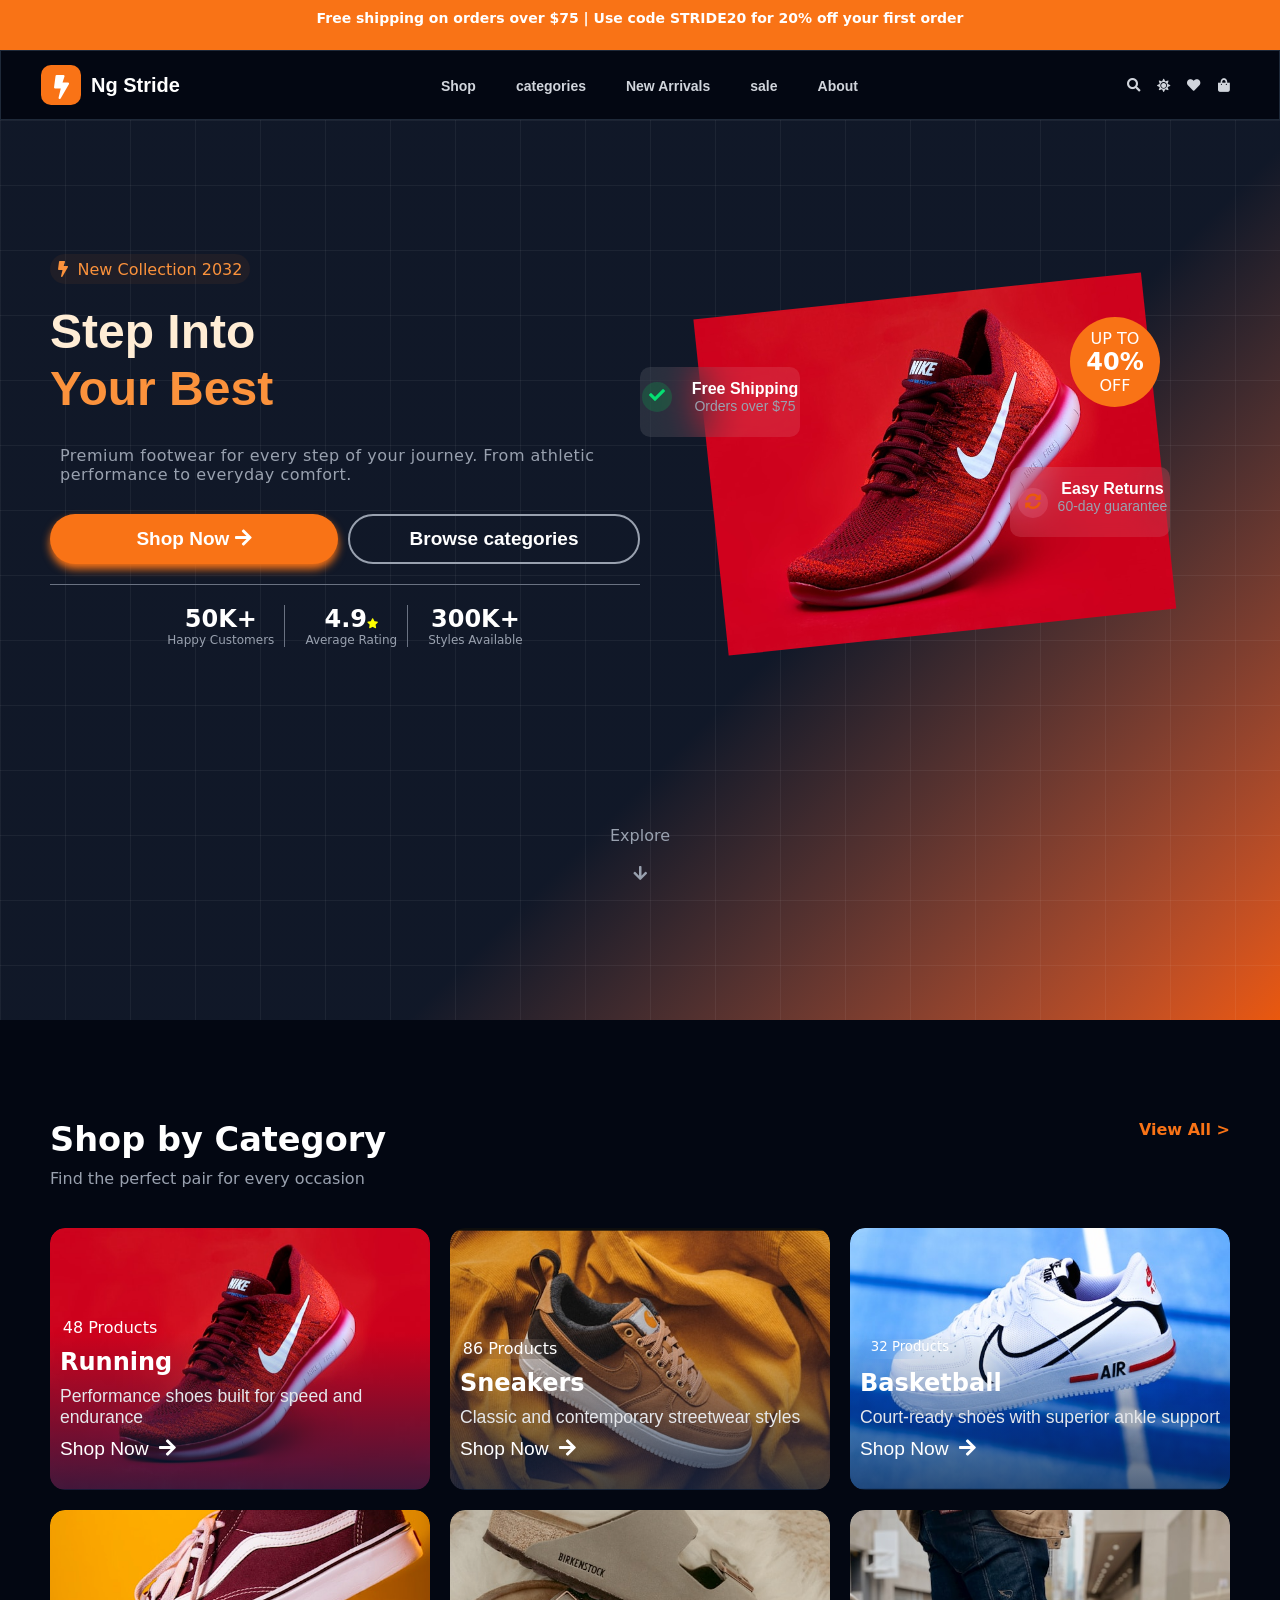
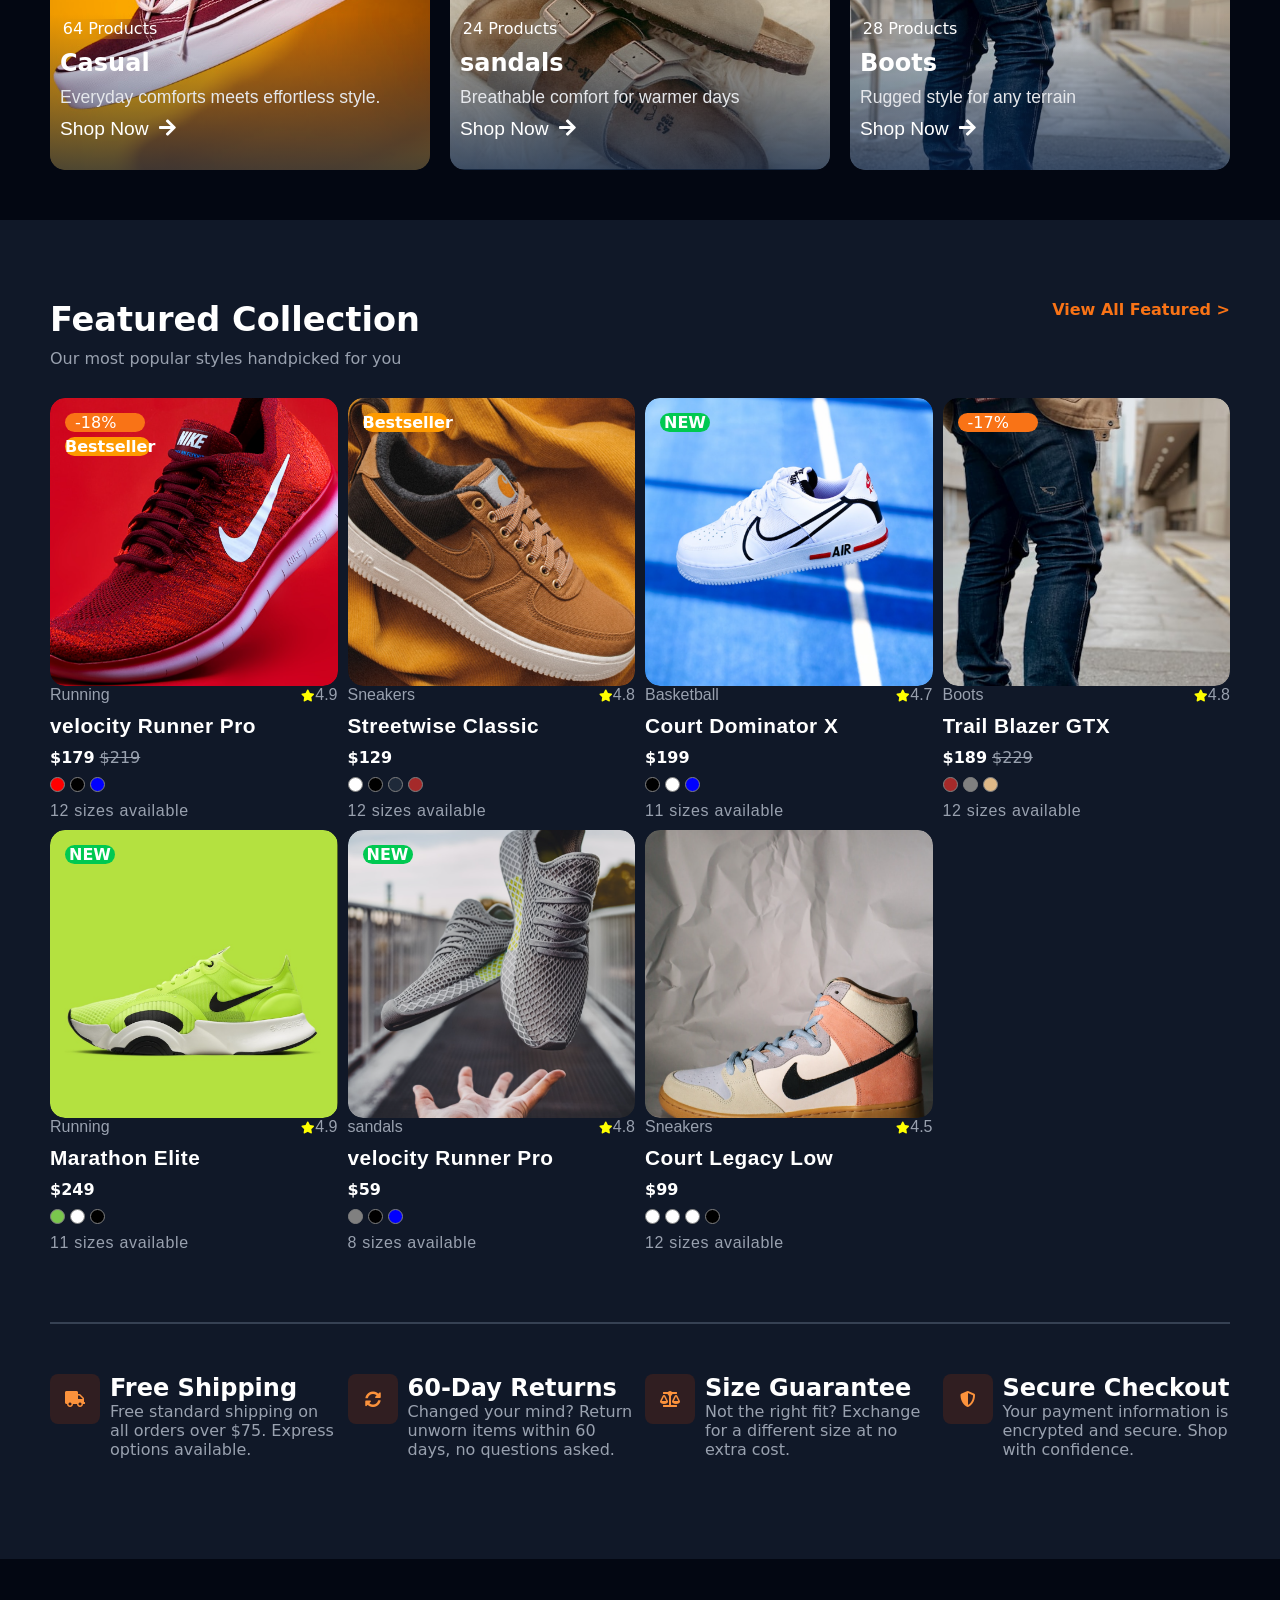
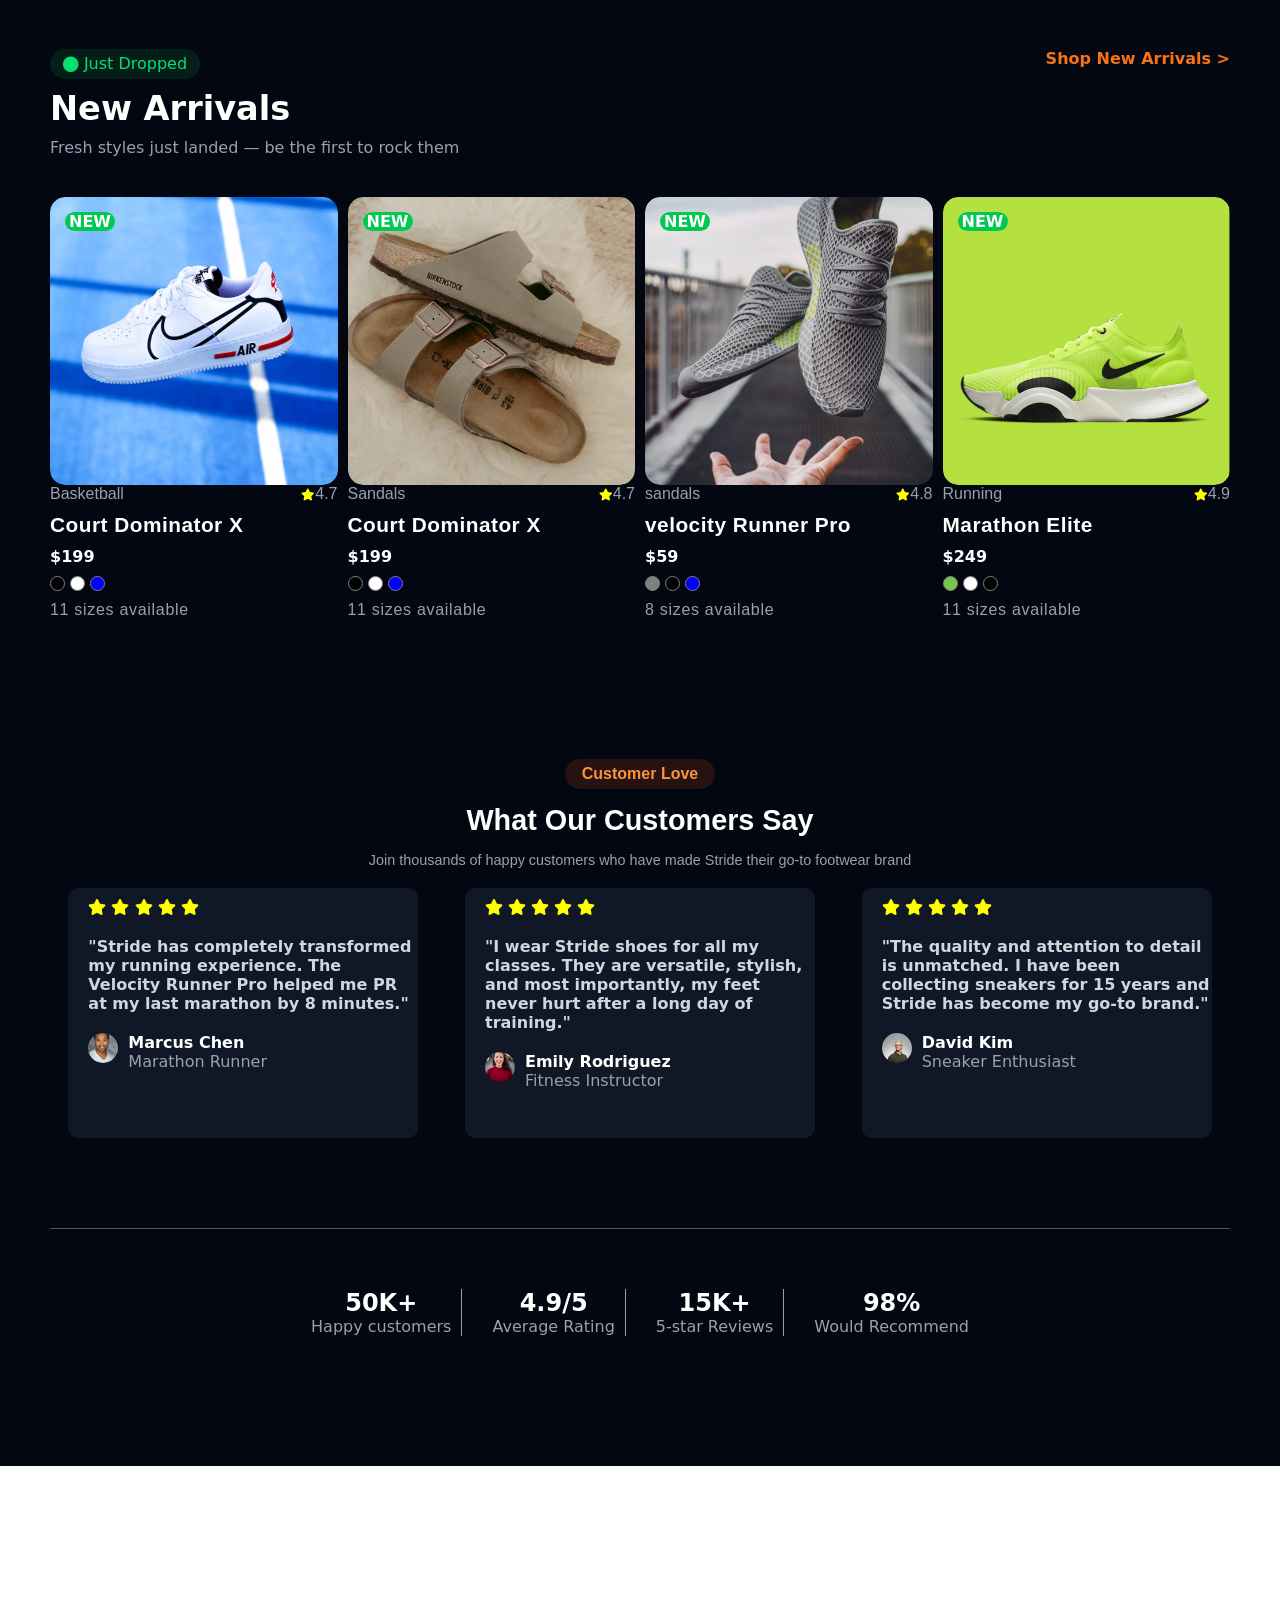
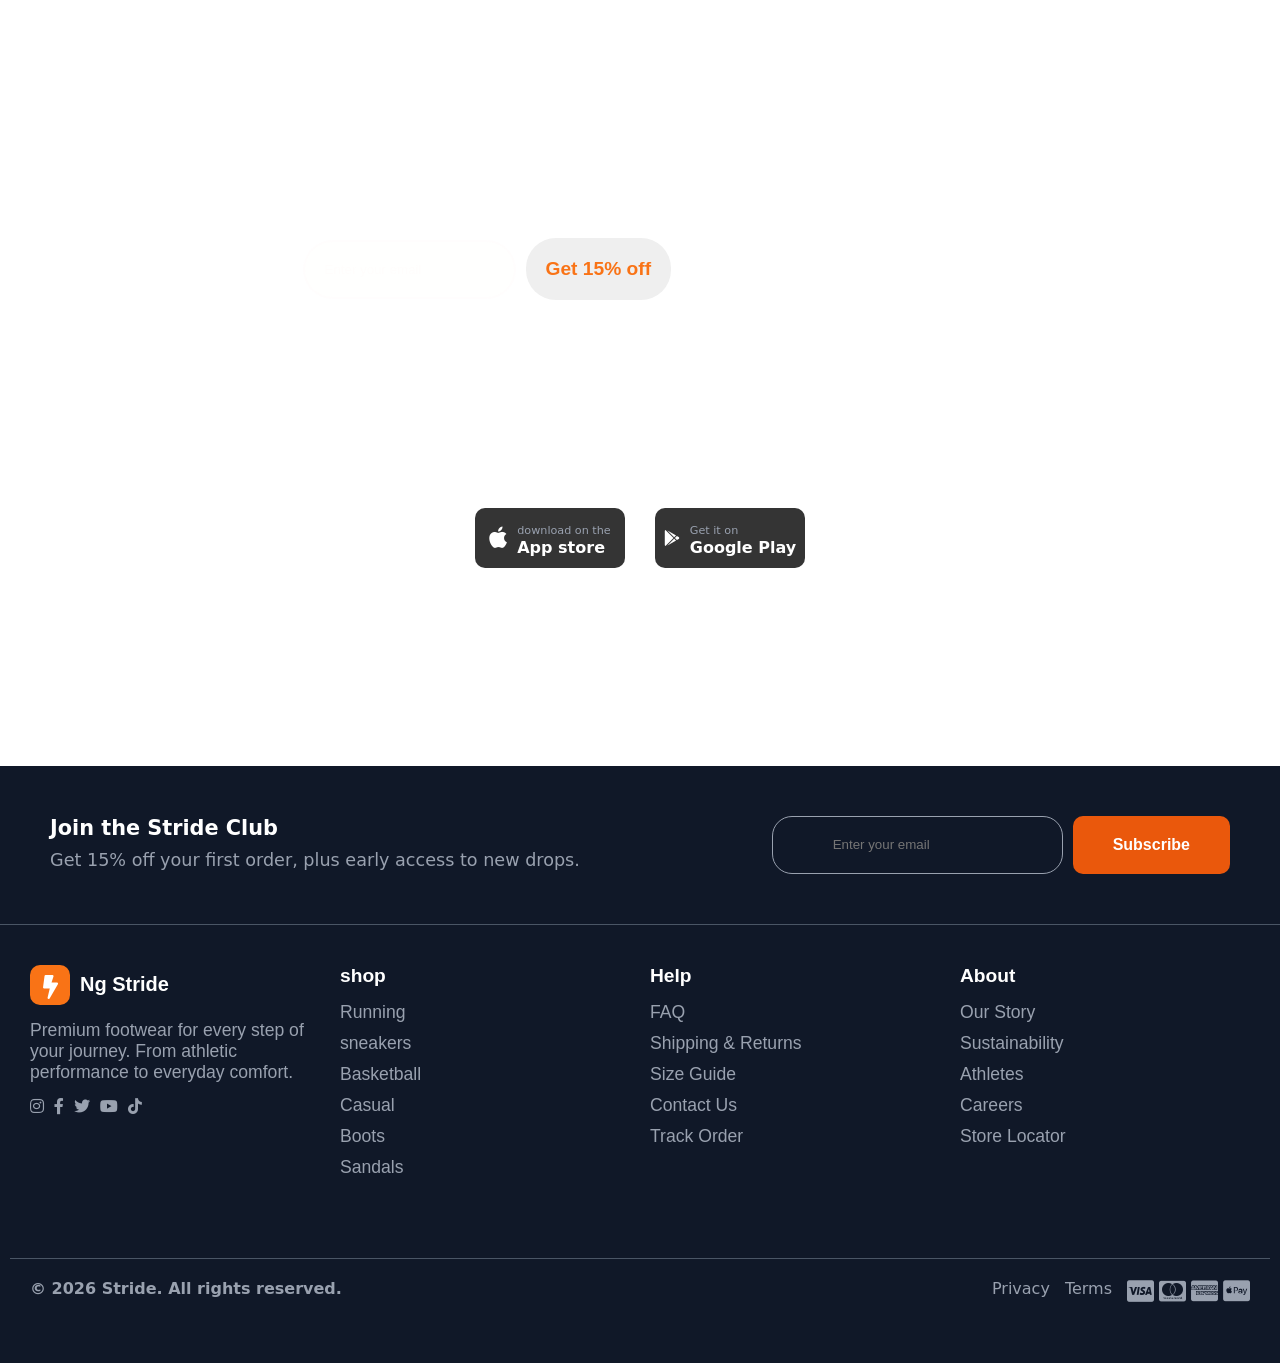
<file: index.html>
<!DOCTYPE html>
<html lang="en">
<head>
    <meta charset="UTF-8">
    <meta name="viewport" content="width=device-width, initial-scale=1.0">
    <title>Ng Stride</title>
    <!-- <link rel="stylesheet" href="https://cdnjs.cloudflare.com/ajax/libs/font-awesome/7.0.1/css/all.min.css"> -->
    <link rel="stylesheet" href="./Assets/css/home.css">
    <link rel="stylesheet" href="./Assets/fontawesome-free-5.15.4-web/css/all.min.css">
</head>
<body>
     <div class="head">
            <h1>Free shipping on orders over $75 | Use code STRIDE20 for 20% off your first order</h1>
         </div>
       
    <header class="header">
         <!-- Header begins -->
                <button class="allbtn" id="togglebtn"><i class="fas fa-bars"></i></button>
            <div class="logocon">
            <i class="fas fa-bolt head"></i>
            <a href="./index.html" class="logo "><strong>Ng Stride</strong></a>
         </div>
    <nav class="navcon" id="nav">
        <ul id="links">
            <li><a href="./pages/shop.html">Shop</a></li>
            <li><a href="./pages/categories.html">categories</a></li>
            <li><a href="./pages/Newarrivals.html">New Arrivals</a></li>
            <li><a href="./pages/sale.html">sale</a></li>
            <li><a href="./pages/about.html">About</a></li>
          <ul class="specials">
            <li><a href="./index.html">wishlist</a></li>
            <li><a href="./index.html">My account</a></li>
          </ul>
        </ul>
          </nav>
         <div class="icons">
            <button class="allbtn">
               <i class="fa fa-search"></i>
            </button>
             <button class="allbtn">
                <i class="fas fa-sun"></i>
             </button>
             <button class="allbtn btn"><a href="./pages/wishlist.html"><i class="fas fa-heart"></i></a></button>
             <button class="allbtn"><a href="./pages/wishlist.html"><i class="fa fa-shopping-bag"></i></a></button>
        </div>
          <!-- Header Ends -->
    </header>
    <main class="main">
      <!-- Hero section -->
       <section class="herocont">
         <div class="lefthero">
            <div class="herotitle">
               <p><i class="fas fa-bolt"></i>New Collection 2032</p>
            </div>
           <div class="step">
             <h1 class="white">Step Into</h1>
            <h1 class="orange">Your Best</h1>
           </div>
            <p class="para">Premium footwear for every step of your journey. From athletic performance to everyday comfort.</p>
            <div class="ctacont">
               <button class="herocta orangebtn">
                  <a href="./pages/shop.html">Shop Now</a>
                  <i class="fas fa-arrow-right"></i>
               </button>
               <button class="herocta whitebtn"><a href="./pages/categories.html">Browse categories</a></button>
            </div>
             <div class="tablecont">
               <div class="numcont">
                 <div class="tcont border">
                  <h1 class="thead">50K+</h1>
                  <p class="happy">Happy Customers</p>
                 </div>
               <div class="tcont border">
                  <h1 class="thead ">4.9<i class="fas fa-star"></i></h1>
                  <p class="happy ">Average Rating</p>
               </div>
               <div class="tcont ">
                  <h1 class="thead">300K+</h1>
                  <p class="happy">Styles Available</p>
               </div>
               </div>
            </div>
         </div> 
      <div class="righthero"> 
         <div class="heroimage">
             <img src="./Assets/images/newheroimage.PNG" alt="" width="100%" class="img">
         </div>     
            <div class="boxcont">
            <div class="box1">
            <p>UP TO</p>
            <h1>40%</h1>
            <p>OFF</p>
           </div>
           <div class="box2">
            <div class="iconcont">
              <i class="fas fa-check icon"></i>
            </div>
            <div class="freecont">
              <h3>Free Shipping </h3>
            <p>Orders over $75</p>
            </div>
         </div>
           <div class="box3">
            <div class="iconcont">
               <i class="fas fa-sync-alt icon2"></i>
            </div>
            <div class="freecont">
            <h3>Easy Returns </h3>
            <p>60-day guarantee</p>
            </div>
           </div>
           
         </div>
      </div>
         <div class="shopNavigate">
        <a href="#cat" class="shoplink">
         <p>Explore</p>
         <i class="fas fa-arrow-down"></i>
        </a>
          </div>
       </section>
       <!-- End of Hero section -->
        <!-- categories -->
        <!-- <div id="cat"></div> -->
         <section class="cat" id="cat">
                <div class="category">
               <div class="shopcont">
                  <h1 class="shopCt">
                   Shop by Category     
               </h1>
               <p class="perfect">Find the perfect pair for every occasion</p>
               </div>
                <div class="viewcont">
                 <a href="./pages/categories.html" class="View">View All ></a>
              </div>
              </div>
              <!-- Catergory Images -->
              <div class="categoryimages">
               <!-- Category card 1 -->
                 <div class="redshoe categorycards">
                  <img src="./Assets/images/new red shoe.PNG" alt="" width="" class="realimg" height="">
                   <div class="backgroundcover"></div>
                  <div class="letterscont">
                <div class="title">48 Products</div>
               <h1 class="run">Running</h1>
               <p class="imagesp">
                  Performance shoes built for speed and endurance 
               </p>
                 <div class="shopnow">
                  Shop Now <i class="fas fa-arrow-right"></i>
               </div>
                  </div>
                 </div>
                 <!-- End of catergory card1 -->
                  <!-- Catergory card 2 -->
                 <div class="brownshoe categorycards">
                  <img src="./Assets/images/yellow2.PNG" alt="" width="" class="realimg">
                  <div class="backgroundcover"></div>
                  <div class="letterscont">
                    <div class="title">86 Products</div>
               <h1 class="run">Sneakers</h1>
               <p class="imagesp">
                  Classic and contemporary streetwear styles  
               </p>
               <div class="shopnow">
                  Shop Now <i class="fas fa-arrow-right"></i>
               </div>
                  </div>
                 </div>
                 <!-- End of category card 2 -->
                  <!-- Category card 3 -->
                 <div class=" blueshoe categorycards">
                  <img src="./Assets/images/blueshoe.PNG" alt="" width="" class="realimg">
                   <div class="backgroundcover"></div>
                  <div class="letterscont">
                     <h5 class="title">32 Products</h5>
               <h1 class="run">Basketball</h1>
               <p class="imagesp">
                  Court-ready shoes with superior ankle support
               </p>
               <div class="shopnow">
                  Shop Now <i class="fas fa-arrow-right"></i>
               </div>
                  </div>
                 </div>
                 <!-- End of Category card 3 -->
                  <!-- Category card 4 -->
                 <div class=" yellowshoe categorycards">
                  <img src="./Assets/images/yellowbackground.PNG" alt="" width="" class="realimg">
                   <div class="backgroundcover"></div>
                  <div class="letterscont">
                       <div class="title">64 Products</div>
               <h1 class="run">Casual</h1>
               <p class="imagesp">
                  Everyday comforts meets effortless style.
               </p>
               <div class="shopnow">
                  Shop Now <i class="fas fa-arrow-right"></i>
               </div>
                  </div>
                 </div>
                 <!-- End of category card 4 -->
                  <!-- Category card 5 -->
                 <div class=" slippers categorycards">
                  <img src="./Assets/images/brownslippers.PNG" alt="" width="" class="realimg">
                   <div class="backgroundcover"></div>
                  <div class="letterscont">
                    <div class="title">24 Products</div>
               <h1 class="run">sandals</h1>
               <p class="imagesp">
                 Breathable comfort for warmer days
               </p>
               <div class="shopnow">
                  Shop Now <i class="fas fa-arrow-right"></i>
               </div>
                  </div>
                 </div>
                 <!-- End if category card 5 -->
                  <!-- Categoery Card 6 -->
                   <div class=" trouser categorycards">
                     <img src="./Assets/images/trouserspic.PNG" alt="" width="" class="realimg">
                      <div class="backgroundcover"></div>
                     <div class="letterscont">
                         <div class="title">28 Products</div>
               <h1 class="run">Boots</h1>
               <p class="imagesp">
                  Rugged style for any terrain 
               </p>
               <div class="shopnow">
                  Shop Now <i class="fas fa-arrow-right"></i>
               </div>
               </div>
                 </div>
              </div>
              <!-- End of Category 6 -->
              <!-- End of categories Images  -->
         </section>
         <!-- End of categories -->   
          <!-- Feautured  Collection-->
           <section class="collectioncont">
           <div class="category">
              <div class="shopcont">
                  <h1 class="shopCt">
                Featured Collection     
               </h1>
               <p class="perfect">Our most popular styles handpicked for you</p>
               </div>
                <div class="viewcont">
                 <a href="./pages/shop.html" class="View">View All Featured ></a>
               </div>
             </div>
             <!-- Beginning of collection-->
             <div class="collectionimages">
               <!-- First Image -->
               <div class="collectionimage1">
                  <div class="opacitycont">
                      <img src="./Assets/images/newlongred shoe.PNG" alt="" class="imagechild1" width="100%">
                  <img src="./Assets/images/longgreenshoe.PNG" alt="" class="imagechild2" width="100%">
                  <div class="bestseller">
                       <p>-18%</p>
                     <h1>Bestseller</h1>
                  </div>
                     <div class="addtocart">
                        <p><i class="fas fa-shopping-bag"></i> Add to cart</p>
                        <i class="fas fa-heart"></i>
                     </div>
                  </div>
                     <div class="velocityRunner">
                        <div class="Running">
                           <p>Running</p>
                           <p><i class="fas fa-star"></i>4.9</p>
                        </div>
                        <h2>velocity Runner Pro</h2>
                        <div class="span">
                           <span>$179</span>
                          <strike>$219</strike>
                        </div>
                        <div class="circles">
                           <p class="redcircle"></p>
                           <p class="blackcircle"></p>
                           <p class="bluecircle"></p>
                        </div>
                        <p class="sizes">
                           12 sizes available
                        </p>
                     </div>
               </div>
               <!-- End of first image -->
                <!-- second image -->
               <div class="collectionimage1">
                  <div class="opacitycont">
                      <img src="./Assets/images/longbrownshoes.PNG" alt="" class="imagechild3" width="100%">
                  <div class="bestseller">
                     <h1>Bestseller</h1>
                  </div>
                     <div class="addtocart">
                        <p><i class="fas fa-shopping-bag"></i> Add to cart</p>
                        <i class="fas fa-heart"></i>
                     </div>
                  </div>
                     <div class="velocityRunner">
                        <div class="Running">
                           <p>Sneakers</p>
                           <p><i class="fas fa-star"></i>4.8</p>
                        </div>
                        <h2>Streetwise Classic</h2>
                        <div class="span">
                           <span>$129</span>
                        </div>
                        <div class="circles">
                           <p class="whitecircle"></p>
                           <p class="blackcircle"></p>
                           <p class="navybluecircle"></p>
                           <p class="browncircle"></p>
                        </div>
                        <p class="sizes">
                           12 sizes available
                        </p>
                     </div>
               </div>
               <!-- End of Second image -->
                <!-- Third image -->
               <div class="collectionimage1">
                  <div class="opacitycont">
                      <img src="./Assets/images/longwhiteshoe.PNG" alt="" class="imagechild3" width="100%">
                  <div class="new">
                     <h1>NEW</h1>
                  </div>
                     <div class="addtocart">
                        <p><i class="fas fa-shopping-bag"></i> Add to cart</p>
                        <i class="fas fa-heart"></i>
                     </div>
                  </div>
                     <div class="velocityRunner">
                        <div class="Running">
                           <p>Basketball</p>
                           <p><i class="fas fa-star"></i>4.7</p>
                        </div>
                        <h2>Court Dominator X</h2>
                        <div class="span">
                           <span>$199</span>
                        </div>
                        <div class="circles">
                           <p class="blackcircle"></p>
                           <p class="whitecircle"></p>
                           <p class="bluecircle"></p>
                        </div>
                        <p class="sizes">
                           11 sizes available
                        </p>
                     </div>
               </div>
               <!-- End of Third image -->
               <!-- Fourth Image -->
               <div class="collectionimage1">
                  <div class="opacitycont">
                      <img src="./Assets/images/trouserspic.PNG" alt="" class="imagechild3" width="100%">
                  <div class="bestseller">
                       <p>-17%</p>
                  </div>
                     <div class="addtocart">
                        <p><i class="fas fa-shopping-bag"></i> Add to cart</p>
                        <i class="fas fa-heart"></i>
                     </div>
                  </div>
                     <div class="velocityRunner">
                        <div class="Running">
                           <p>Boots</p>
                           <p><i class="fas fa-star"></i>4.8</p>
                        </div>
                        <h2>Trail Blazer GTX</h2>
                        <div class="span">
                           <span>$189</span>
                          <strike>$229</strike>
                        </div>
                        <div class="circles">
                           <p class="browncircle"></p>
                           <p class="graycircle"></p>
                           <p class="burlycircle"></p>
                        </div>
                        <p class="sizes">
                           12 sizes available
                        </p>
                     </div>
               </div>
               <!-- End of Fourth image -->
                <!-- Fifth image -->
               <div class="collectionimage1">
                  <div class="opacitycont">
                  <img src="./Assets/images/longgreenshoe.PNG" alt="" class="imagechild3" width="100%">
                  <div class="new">
                     <h1>NEW</h1>
                  </div>
                     <div class="addtocart">
                        <p><i class="fas fa-shopping-bag"></i> Add to cart</p>
                        <i class="fas fa-heart"></i>
                     </div>
                  </div>
                     <div class="velocityRunner">
                        <div class="Running">
                           <p>Running</p>
                           <p><i class="fas fa-star"></i>4.9</p>
                        </div>
                        <h2>Marathon Elite</h2>
                        <div class="span">
                           <span>$249</span>
                        </div>
                        <div class="circles">
                           <p class="lightgreencircle"></p>
                           <p class="whitecircle"></p>
                           <p class="blackcircle"></p>
                        </div>
                        <p class="sizes">
                           11 sizes available
                        </p>
                     </div>
               </div>
               <!-- End of fifth image -->
                <!-- Sixth image -->
               <div class="collectionimage1">
                  <div class="opacitycont">
                      <img src="./Assets/images/grayshoe.PNG" alt="" class="imagechild3" width="100%">
                  <div class="new">
                     <h1>NEW</h1>
                  </div>
                     <div class="addtocart">
                        <p><i class="fas fa-shopping-bag"></i> Add to cart</p>
                        <i class="fas fa-heart"></i>
                     </div>
                  </div>
                     <div class="velocityRunner">
                        <div class="Running">
                           <p>sandals</p>
                           <p><i class="fas fa-star"></i>4.8</p>
                        </div>
                        <h2>velocity Runner Pro</h2>
                        <div class="span">
                           <span>$59</span>
                        </div>
                        <div class="circles">
                           <p class="graycircle"></p>
                           <p class="blackcircle"></p>
                           <p class="bluecircle"></p>
                        </div>
                        <p class="sizes">
                           8 sizes available
                        </p>
                     </div>
               </div>
               <!-- End of Sixth image -->
                <!-- Seventh Image -->
               <div class="collectionimage1">
                  <div class="opacitycont">
                      <img src="./Assets/images/graybackground.PNG" alt="" class="imagechild3" width="100%">
                     <div class="addtocart">
                        <p><i class="fas fa-shopping-bag"></i> Add to cart</p>
                        <i class="fas fa-heart"></i>
                     </div>
                  </div>
                     <div class="velocityRunner">
                        <div class="Running">
                           <p>Sneakers</p>
                           <p><i class="fas fa-star"></i>4.5</p>
                        </div>
                        <h2>Court Legacy Low</h2>
                        <div class="span">
                           <span>$99</span>
                        </div>
                        <div class="circles">
                           <p class="whitecircle"></p>
                           <p class="whitecircle"></p>
                           <p class="whitecircle"></p>
                           <p class="blackcircle"></p>
                        </div>
                        <p class="sizes">
                           12 sizes available
                        </p>
                     </div>
               </div>
               <!-- End of seventh image -->
             </div>
             <!-- broder cont-->
              <div class="bordercont"></div>
              <!-- end of Border cont -->
             <!-- Free Shipping -->
              <div class="freeshippingcont">
               <div class="free">
                  <div class="freeicon">
                      <i class="fas fa-truck brownicon"></i>
                     </div>
                     <div class="standard">
                        <h1>Free Shipping</h1>
                     <p>Free standard shipping on all orders over $75. Express options available.</p>
                     </div>
               </div>
               <div class="free">
                  <div class="freeicon">
                      <i class="fas fa-sync-alt brownicon"></i>
                     </div>
                     <div class="standard">
                       <h1>60-Day Returns</h1>
                     <p>Changed your mind? Return unworn items within 60 days, no questions asked.</p>
                    </div>
              </div>
               <div class="free">
                  <div class="freeicon">
                      <i class="fas fa-balance-scale brownicon"></i>
                     </div>
                     <div class="standard">
                       <h1>Size Guarantee</h1>
                     <p>Not the right fit? Exchange for a different size at no extra cost.</p>
                    </div>
              </div>
               <div class="free">
                  <div class="freeicon">
                      <i class="fas fa-shield-alt brownicon"></i>
                     </div>
                     <div class="standard">
                        <h1>Secure Checkout</h1>
                     <p>Your payment information is encrypted and secure. Shop with confidence.</p>
                    </div>
              </div>
             </div>
              <!-- End of free Shipping -->
           </section>
           <!-- End of Featured Collection -->
            <!-- New Arrivals -->
             <section class="newArrivals">
              <div class="category newcont">
              <div class="shopcont">
               <div class="dropped">
                  <i class="fas fa-circle"></i>
                  <p>Just Dropped</p>
               </div>
                  <h1 class="shopCt">
               New Arrivals  
               </h1>
               <p class="perfect">Fresh styles just landed — be the first to rock them</p>
               </div>
                <div class="viewcont">
                 <a href="./pages/Newarrivals.html" class="View">Shop New Arrivals ></a>
               </div>
             </div>
             <!-- New Arrivals images -->
              <div class="collectionimages">
                 <!-- First image -->
               <div class="collectionimage1">
                  <div class="opacitycont">
                      <img src="./Assets/images/longwhiteshoe.PNG" alt="" class="imagechild3" width="100%">
                  <div class="new">
                     <h1>NEW</h1>
                  </div>
                     <div class="addtocart">
                        <p><i class="fas fa-shopping-bag"></i> Add to cart</p>
                        <i class="fas fa-heart"></i>
                     </div>
                  </div>
                     <div class="velocityRunner">
                        <div class="Running">
                           <p>Basketball</p>
                           <p><i class="fas fa-star"></i>4.7</p>
                        </div>
                        <h2>Court Dominator X</h2>
                        <div class="span">
                           <span>$199</span>
                        </div>
                        <div class="circles">
                           <p class="blackcircle"></p>
                           <p class="whitecircle"></p>
                           <p class="bluecircle"></p>
                        </div>
                        <p class="sizes">
                           11 sizes available
                        </p>
                     </div>
               </div>
               <!-- End of first image -->
                 <!-- First image -->
               <div class="collectionimage1">
                  <div class="opacitycont">
                      <img src="./Assets/images/longslippers.PNG" alt="" class="imagechild3" width="100%">
                  <div class="new">
                     <h1>NEW</h1>
                  </div>
                     <div class="addtocart">
                        <p><i class="fas fa-shopping-bag"></i> Add to cart</p>
                        <i class="fas fa-heart"></i>
                     </div>
                  </div>
                     <div class="velocityRunner">
                        <div class="Running">
                           <p>Sandals</p>
                           <p><i class="fas fa-star"></i>4.7</p>
                        </div>
                        <h2>Court Dominator X</h2>
                        <div class="span">
                           <span>$199</span>
                        </div>
                        <div class="circles">
                           <p class="blackcircle"></p>
                           <p class="whitecircle"></p>
                           <p class="bluecircle"></p>
                        </div>
                        <p class="sizes">
                           11 sizes available
                        </p>
                     </div>
               </div>
               <!-- End of first image -->
                <!-- second image -->
                    <div class="collectionimage1">
                  <div class="opacitycont">
                      <img src="./Assets/images/grayshoe.PNG" alt="" class="imagechild3" width="100%">
                  <div class="new">
                     <h1>NEW</h1>
                  </div>
                     <div class="addtocart">
                        <p><i class="fas fa-shopping-bag"></i> Add to cart</p>
                        <i class="fas fa-heart"></i>
                     </div>
                  </div>
                     <div class="velocityRunner">
                        <div class="Running">
                           <p>sandals</p>
                           <p><i class="fas fa-star"></i>4.8</p>
                        </div>
                        <h2>velocity Runner Pro</h2>
                        <div class="span">
                           <span>$59</span>
                        </div>
                        <div class="circles">
                           <p class="graycircle"></p>
                           <p class="blackcircle"></p>
                           <p class="bluecircle"></p>
                        </div>
                        <p class="sizes">
                           8 sizes available
                        </p>
                     </div>
               </div>
                 <!-- End of second image -->
                  <!-- Third image -->
                   <div class="collectionimage1">
                  <div class="opacitycont">
                  <img src="./Assets/images/longgreenshoe.PNG" alt="" class="imagechild3" width="100%">
                  <div class="new">
                     <h1>NEW</h1>
                  </div>
                     <div class="addtocart">
                        <p><i class="fas fa-shopping-bag"></i> Add to cart</p>
                        <i class="fas fa-heart"></i>
                     </div>
                  </div>
                     <div class="velocityRunner">
                        <div class="Running">
                           <p>Running</p>
                           <p><i class="fas fa-star"></i>4.9</p>
                        </div>
                        <h2>Marathon Elite</h2>
                        <div class="span">
                           <span>$249</span>
                        </div>
                        <div class="circles">
                           <p class="lightgreencircle"></p>
                           <p class="whitecircle"></p>
                           <p class="blackcircle"></p>
                        </div>
                        <p class="sizes">
                           11 sizes available
                        </p>
                     </div>
               </div>
                   <!-- End of Third image -->
              </div>
              <!-- End of new arrivals images  -->
               <!-- customer love -->
                <article class="customercont">
                  <div class="customerslove">
                     <h5>Customer Love</h5>
                     <h1>What Our Customers Say</h1>
                    <p>Join thousands of happy customers who have made Stride their go-to footwear brand</p>
                  </div>
                  <div class="commentcont">
                     <div class="comment">
                        <div class="stars">
                           <i class="fas fa-star"></i>
                           <i class="fas fa-star"></i>
                           <i class="fas fa-star"></i>
                           <i class="fas fa-star"></i>
                           <i class="fas fa-star"></i>
                        </div>
                        <h4>
                          "Stride has completely transformed my running experience. The Velocity Runner Pro helped me PR at my last marathon by 8 minutes."
                        </h4>
                        <div class="profilecont">
                           <img src="./Assets/images/profile1.PNG" alt="" class="profileimg" >
                           <div class="profileinfo">
                              <h1>Marcus Chen</h1>
                              <p>Marathon Runner</p>
                           </div>
                        </div>
                     </div>
                     <div class="comment">
                        <div class="stars">
                           <i class="fas fa-star"></i>
                           <i class="fas fa-star"></i>
                           <i class="fas fa-star"></i>
                           <i class="fas fa-star"></i>
                           <i class="fas fa-star"></i>
                        </div>
                        <h4>
                           "I wear Stride shoes for all my classes. They are versatile, stylish, and most importantly, my feet never hurt after a long day of training."
                        </h4>
                        <div class="profilecont">
                           <img src="./Assets/images/profile2.PNG" alt="" class="profileimg" width="10%">
                           <div class="profileinfo">
                              <h1>Emily Rodriguez</h1>
                              <p>Fitness Instructor</p>
                           </div>
                        </div>
                     </div>
                     <div class="comment">
                        <div class="stars">
                           <i class="fas fa-star"></i>
                           <i class="fas fa-star"></i>
                           <i class="fas fa-star"></i>
                           <i class="fas fa-star"></i>
                           <i class="fas fa-star"></i>
                        </div>
                        <h4>
                           "The quality and attention to detail is unmatched. I have been collecting sneakers for 15 years and Stride has become my go-to brand."
                           
                        </h4>
                        <div class="profilecont">
                           <img src="./Assets/images/profile3.PNG" alt="" class="profileimg" width="10%">
                           <div class="profileinfo">
                              <h1>David Kim</h1>
                              <p>Sneaker Enthusiast</p>
                           </div>
                        </div>
                     </div>
                  </div>
                </article>
                <!-- End of customers love -->
                 <!-- happy Customers -->
                  <div class="happycont">
                     <div class="customerscont">
                          <div class="happycustomers">
                        <h1>50K+</h1>
                        <p>Happy customers</p>
                     </div>
                     <div class="happycustomers">
                        <h1>4.9/5</h1>
                        <p>Average Rating</p>
                     </div>
                     <div class="happycustomers">
                        <h1>15K+</h1>
                        <p>5-star Reviews</p>
                     </div>
                     <div>
                        <h1>98%</h1>
                        <p>Would Recommend</p>
                     </div>
                     </div>
                  </div>
                  <!-- end of happy customers -->
             </section>
             <!-- end of new arrivals -->
              <!-- Ready to step up your game -->
              <section class="stepupcont">
               <div class="readytostepup">
               <h1>Ready to step up your game ?</h1>
               <p class="stridepara">Join the Stride community and get 15% off your first order. Plus, early access to new releases and exclusive member-only deals.</p>
               <div class="buttons">
                  <div class="inputcont">
                  <input type="text" name="" id="" placeholder="Enter your email" class="input">
                  </div>
                  <button class="getcont">Get 15% off</button>
               </div>
                 <p>No spam, ever. Unsubscribe anytime.</p>
                <div class="appscont">
                     <p>Download Our App</p>
                     <div class="appstorage">
                       <div class="applestore">
                        <h2>
                           <i class="fab fa-apple"></i>
                        </h2>
                        <div class="applecont">
                            <span>download on the</span>
                           <h4>App store</h4>
                        </div>
                     </div>
                     <div class="applestore">
                        <h4><i class="fab fa-google-play"></i></h4>
                      <div class="applecont">
                        <span>Get it on</span>
                        <h4>Google Play</h4>
                        </div>
                     </div>
                  </div>
               </div>
               </div>
            </section>
            <!-- End of Ready to step up your game -->
            <!-- Join the Stride club -->
             <section class="Strideclub">
               <div class="joincont">
                  <div class="join">
                     <h3>Join the Stride Club</h3>
                     <p>Get 15% off your first order, plus early access to new drops.</p>
                  </div>
                   <form class="subscribe">
                          <input type="text" class="enteremail" placeholder="Enter your email">
                        <button class="subbtn">Subscribe</button>
                     </form>
               </div>
             </section>
             <!-- End of Stride club -->
    </main>
    <!-- Footer begins -->
    <footer class="footer">
   <section class="fisrtchildfooter">
   <div class="leftfooter">
      <div class="Ngstridecont">
         <div class="logocont">
            <i class="fas fa-bolt head"></i>
            <a href="./index.html" class="logo "><strong>Ng Stride</strong></a>
         </div>
         <p class="footerpre">
            Premium footwear for every step of your journey. From athletic performance to everyday comfort.
         </p>
         <div class="footericons">
            <i class="fab fa-instagram"></i>
            <i class="fab fa-facebook-f"></i>
            <i class="fab fa-twitter"></i>
            <i class="fab fa-youtube"></i>
            <i class="fab fa-tiktok"></i>
         </div>
      </div>
         <article class="footerlinks">
         <h3>shop</h3>
         <ul class="shoplink">
            <li><a href="#">Running</a></li>
            <li><a href="#">sneakers</a></li>
            <li><a href="#">Basketball</a></li>
            <li><a href="#">Casual</a></li>
            <li><a href="#">Boots</a></li>
            <li><a href="#">Sandals</a></li>
         </ul>
      </article>
       <article class="footerlinks">
         <h3>Help</h3>
         <ul class="shoplink">
            <li><a href="#">FAQ</a></li>
            <li><a href="#">Shipping & Returns</a></li>
            <li><a href="#">Size Guide</a></li>
            <li><a href="#">Contact Us</a></li>
            <li><a href="#">Track Order</a></li>
         </ul>
      </article>
       <article class="footerlinks">
         <h3>About</h3>
         <ul class="shoplink">
            <li><a href="#">Our Story</a></li>
            <li><a href="#">Sustainability</a></li>
            <li><a href="#">Athletes</a></li>
            <li><a href="#">Careers</a></li>
            <li><a href="#">Store Locator</a></li>
         </ul>
      </article>
   </div>
   </section>
   <section class="Secondchildfooter">
      <h4>© 2026 Stride. All rights reserved.</h4>
      <div class="privacy">
         <p>Privacy</p>
         <p>Terms</p>
         <div class="privacyicons">
            <i class="fab fa-cc-visa"></i>
            <i class="fab fa-cc-mastercard"></i>
            <i class="fab fa-cc-amex"></i>
            <i class="fab fa-cc-apple-pay"></i>
         </div>
      </div>
   </section>
    </footer>
    <!-- footer ends -->
   <script src="./Assets/js/header.js"></script>
</body>
</html>
</file>
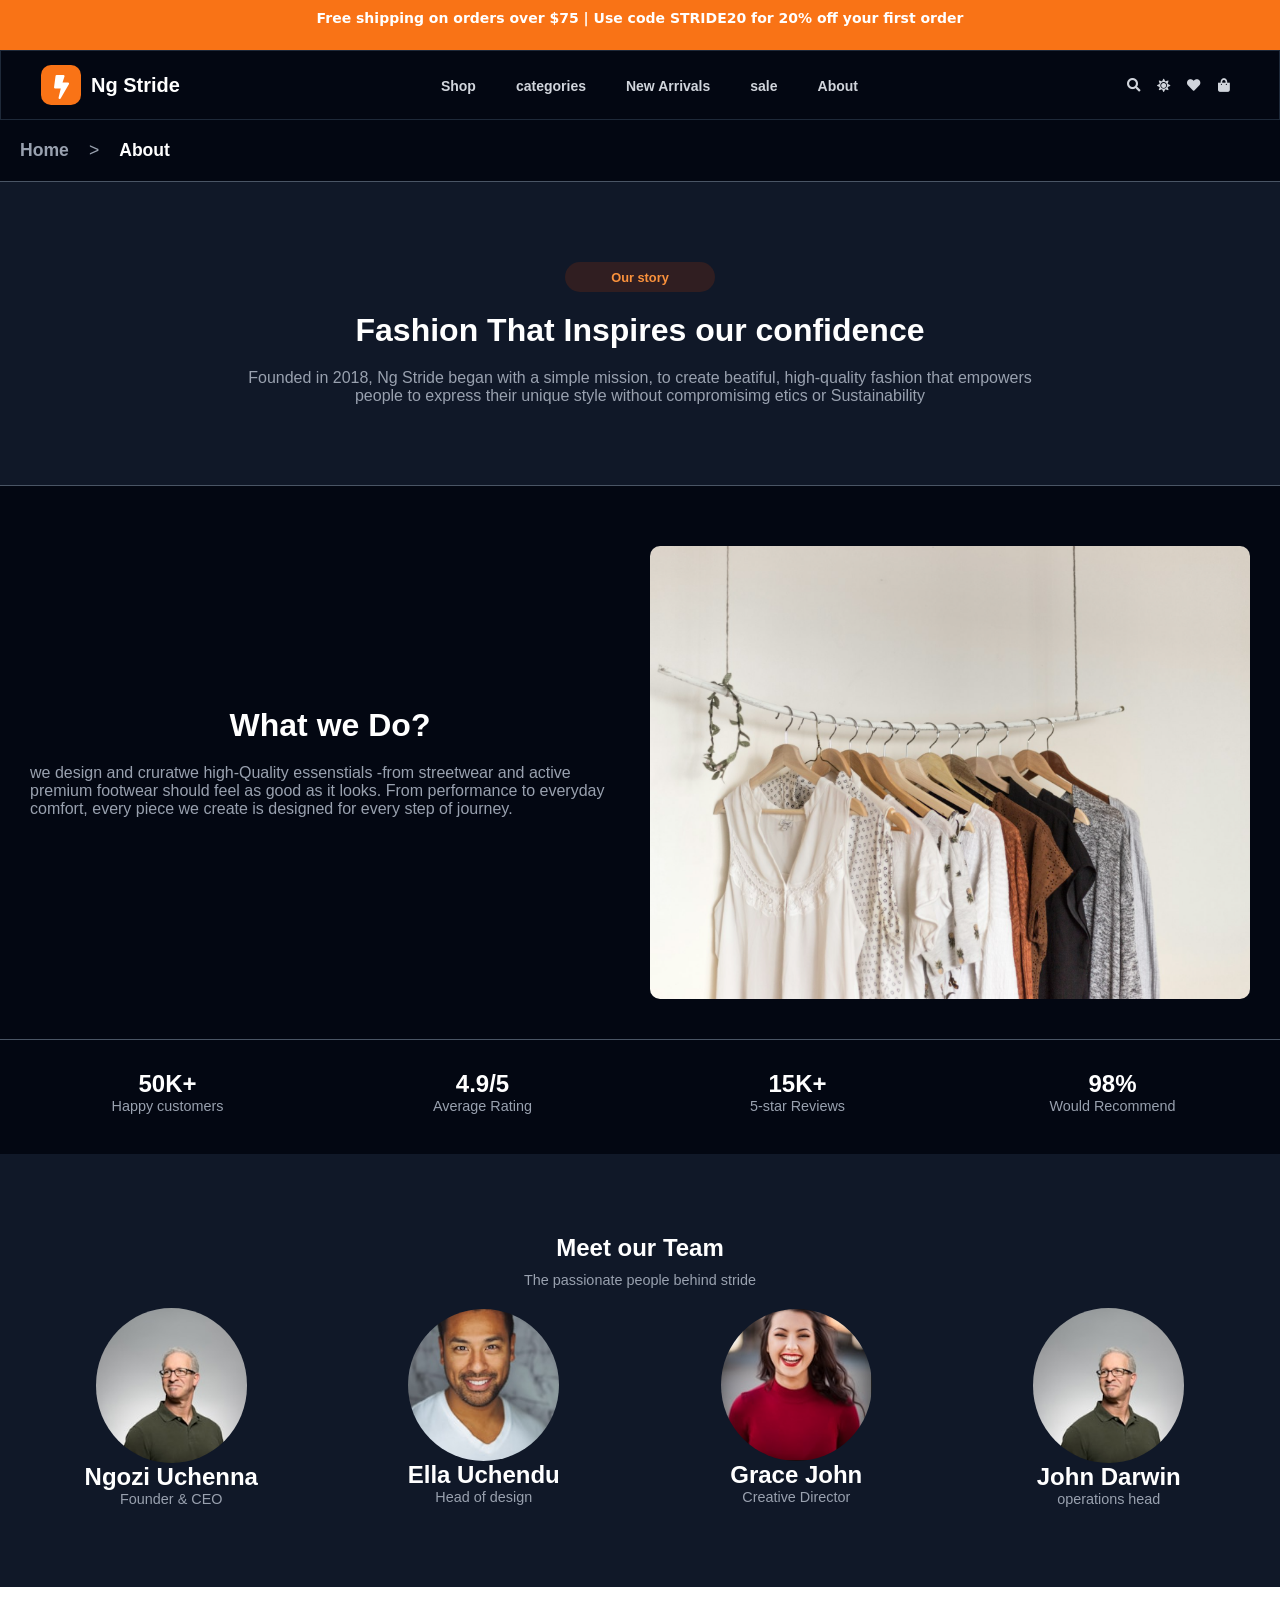
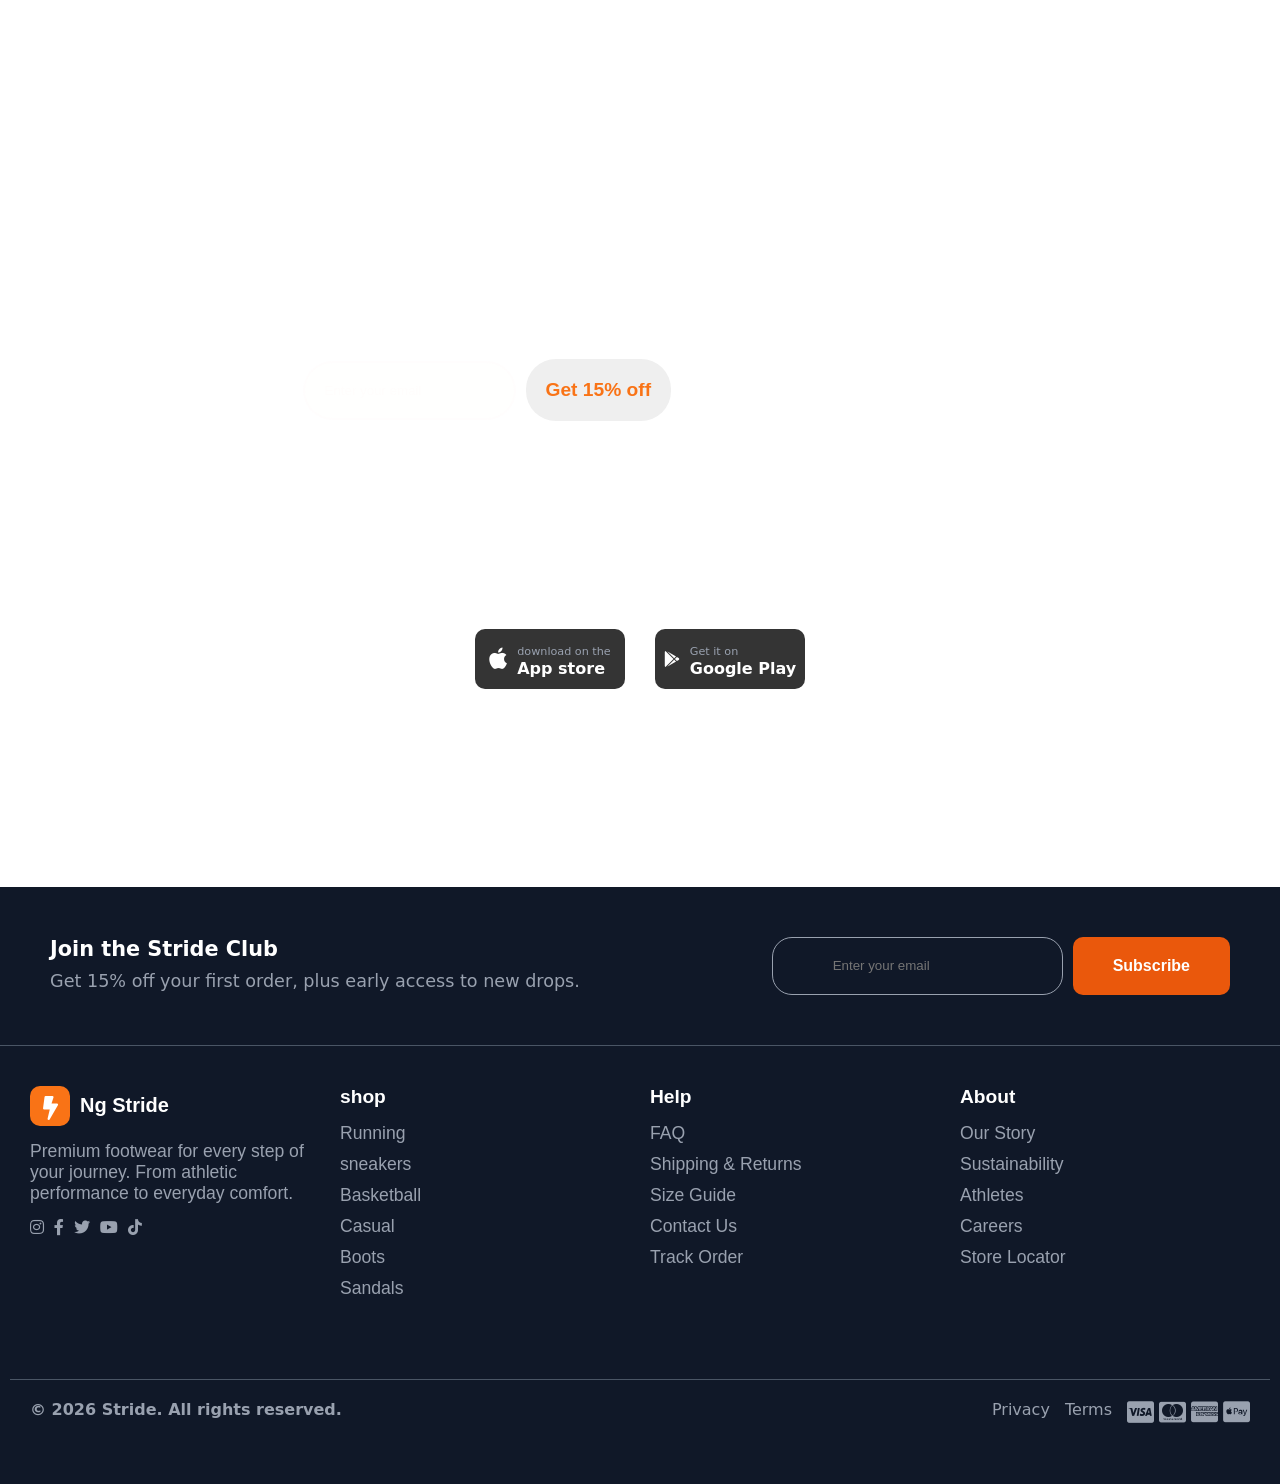
<file: pages/about.html>
<!DOCTYPE html>
<html lang="en">
<head>
    <meta charset="UTF-8">
    <meta name="viewport" content="width=device-width, initial-scale=1.0">
    <title>Ng stride</title>
</head>
<link rel="stylesheet" href="../Assets/css/about.css">
<link rel="stylesheet" href="../Assets/fontawesome-free-5.15.4-web/css/all.min.css">
<body>
     <div class="head">
            <h1>Free shipping on orders over $75 | Use code STRIDE20 for 20% off your first order</h1>
         </div>
       
    <header class="header">
         <!-- Header begins -->
                <button class="allbtn" id="togglebtn"><i class="fas fa-bars"></i></button>
            <div class="logocon">
            <i class="fas fa-bolt head"></i>
            <a href="../index.html" class="logo "><strong>Ng Stride</strong></a>
         </div>
    <nav class="navcon" id="nav">
        <ul id="links">
            <li><a href="./shop.html">Shop</a></li>
            <li><a href="./categories.html">categories</a></li>
            <li><a href="./Newarrivals.html">New Arrivals</a></li>
            <li><a href="./sale.html">sale</a></li>
            <li><a href="./about.html">About</a></li>
          <ul class="specials">
            <li><a href="../index.html">wishlist</a></li>
            <li><a href="../index.html">My account</a></li>
          </ul>
        </ul>
          </nav>
         <div class="icons">
            <button class="allbtn">
               <i class="fa fa-search"></i>
            </button>
             <button class="allbtn">
                <i class="fas fa-sun"></i>
             </button>
             <button class="allbtn btn"><a href="./pages/wishlist.html"><i class="fas fa-heart"></i></a></button>
             <button class="allbtn"><a href="./pages/wishlist.html"><i class="fa fa-shopping-bag"></i></a></button>
        </div>
          <!-- Header Ends -->
    </header>
    <!-- main begins -->
    <main class="main">
        <!-- categotry head -->
       <div class="categoryhead">
        <h5><a href="../index.html">Home</a></h5>
        <p>></p>
        <h5>About</h5>
       </div>
       <!-- End of category head -->
        <!-- Beginning of fashion -->
       <section>
        <div class="fashion">
            <h5>Our story</h5>
             <h3>Fashion That Inspires our confidence</h3>
             <p>Founded in 2018, Ng Stride began with a simple mission, to create beatiful, high-quality fashion that empowers people to express their unique style without compromisimg etics or Sustainability</p>
        </div>
       </section>
       <!-- End of fashion -->
        <!-- Beginning of what we offer-->
       <section class="whatwedo">
         <div class="whatwedocont">
             <div class="whatweoffer">
           <h1>What we Do?</h1>
           <p>we design and cruratwe high-Quality essenstials -from streetwear and active premium footwear should feel as good as it looks. From performance to everyday comfort, every piece we create is designed for every step of journey.
           </p>
           <p>

           </p>
       </div>
       <div class="imaage">
         <img src="../Assets/images/clothingimage.PNG" alt="" width="100%" class="clothingbg">
       </div>
         </div>
       </section>
    <!-- End of what we offer-->
     <section class="tablecont">
      <!-- happy Customers -->
                  <div class="happycont">
                          <div class="happycustomers">
                        <h1>50K+</h1>
                        <p>Happy customers</p>
                     </div>
                     <div class="happycustomers">
                        <h1>4.9/5</h1>
                        <p>Average Rating</p>
                     </div>
                     <div class="happycustomers">
                        <h1>15K+</h1>
                        <p>5-star Reviews</p>
                     </div>
                     <div>
                        <h1>98%</h1>
                        <p>Would Recommend</p>
                     </div>
                  </div>
                  <!-- end of happy customers -->
     </section>
     <!-- Meet our team -->
      <section class="meetcont">
         <div class="meetteam">
             <div class="meetpeople">
            <h1>Meet our Team</h1>
            <p>The passionate people behind stride</p>
         </div>
         <div class="meetimg">
            <div class="img">
               <img src="../Assets/images/profile3.PNG" alt="" class="newimg"  width="100%">
               <h1>Ngozi Uchenna</h1>
               <p>Founder & CEO</p>
            </div>
            <div class="img">
               <img src="../Assets/images/profile1.PNG" alt=""
              class="imagemeet"  >
               <h1>Ella Uchendu</h1>
               <p>Head of design</p>
            </div>
            <div class="img">
               <img src="../Assets/images/profile2.PNG" alt="" class="imagemeet" >
               <h1>Grace John</h1>
               <p>Creative Director</p>
            </div>
            <div class="img">
               <img src="../Assets/images/profile3.PNG" alt="" class="imagemeet" >
               <h1>John Darwin</h1>
               <p>operations head</p>
            </div>
         </div>
         </div>
      </section>
      <!-- End of meet our team -->
        <!-- Ready to step up your game -->
              <section class="stepupcont">
               <div class="readytostepup">
               <h1>Ready to step up your game ?</h1>
               <p class="stridepara">Join the Stride community and get 15% off your first order. Plus, early access to new releases and exclusive member-only deals.</p>
               <div class="buttons">
                  <div class="inputcont">
                  <input type="text" name="" id="" placeholder="Enter your email" class="input">
                  </div>
                  <button class="getcont">Get 15% off</button>
               </div>
                 <p>No spam, ever. Unsubscribe anytime.</p>
                <div class="appscont">
                     <p>Download Our App</p>
                     <div class="appstorage">
                       <div class="applestore">
                        <h2>
                           <i class="fab fa-apple"></i>
                        </h2>
                        <div class="applecont">
                            <span>download on the</span>
                           <h4>App store</h4>
                        </div>
                     </div>
                     <div class="applestore">
                        <h4><i class="fab fa-google-play"></i></h4>
                      <div class="applecont">
                        <span>Get it on</span>
                        <h4>Google Play</h4>
                        </div>
                     </div>
                  </div>
               </div>
               </div>
            </section>
            <!-- End of Ready to step up your game -->
            <!-- Join the Stride club -->
             <section class="Strideclub">
               <div class="joincont">
                  <div class="join">
                     <h3>Join the Stride Club</h3>
                     <p>Get 15% off your first order, plus early access to new drops.</p>
                  </div>
                   <form class="subscribe">
                          <input type="text" class="enteremail" placeholder="Enter your email">
                        <button class="subbtn">Subscribe</button>
                     </form>
               </div>
             </section>
             <!-- End of Stride club -->
    </main>
    <!-- Footer begins -->
    <footer class="footer">
   <section class="fisrtchildfooter">
   <div class="leftfooter">
      <div class="Ngstridecont">
         <div class="logocont">
            <i class="fas fa-bolt head"></i>
            <a href="../index.html" class="logo "><strong>Ng Stride</strong></a>
         </div>
         <p class="footerpre">
            Premium footwear for every step of your journey. From athletic performance to everyday comfort.
         </p>
         <div class="footericons">
            <i class="fab fa-instagram"></i>
            <i class="fab fa-facebook-f"></i>
            <i class="fab fa-twitter"></i>
            <i class="fab fa-youtube"></i>
            <i class="fab fa-tiktok"></i>
         </div>
      </div>
         <article class="footerlinks">
         <h3>shop</h3>
         <ul class="shoplink">
            <li><a href="#">Running</a></li>
            <li><a href="#">sneakers</a></li>
            <li><a href="#">Basketball</a></li>
            <li><a href="#">Casual</a></li>
            <li><a href="#">Boots</a></li>
            <li><a href="#">Sandals</a></li>
         </ul>
      </article>
       <article class="footerlinks">
         <h3>Help</h3>
         <ul class="shoplink">
            <li><a href="#">FAQ</a></li>
            <li><a href="#">Shipping & Returns</a></li>
            <li><a href="#">Size Guide</a></li>
            <li><a href="#">Contact Us</a></li>
            <li><a href="#">Track Order</a></li>
         </ul>
      </article>
       <article class="footerlinks">
         <h3>About</h3>
         <ul class="shoplink">
            <li><a href="#">Our Story</a></li>
            <li><a href="#">Sustainability</a></li>
            <li><a href="#">Athletes</a></li>
            <li><a href="#">Careers</a></li>
            <li><a href="#">Store Locator</a></li>
         </ul>
      </article>
   </div>
   </section>
   <section class="Secondchildfooter">
      <h4>© 2026 Stride. All rights reserved.</h4>
      <div class="privacy">
         <p>Privacy</p>
         <p>Terms</p>
         <div class="privacyicons">
            <i class="fab fa-cc-visa"></i>
            <i class="fab fa-cc-mastercard"></i>
            <i class="fab fa-cc-amex"></i>
            <i class="fab fa-cc-apple-pay"></i>
         </div>
      </div>
   </section>
    </footer>
    <!-- footer ends -->
    <script src="../Assets/js/header.js"></script>
</body>
</html>
</file>
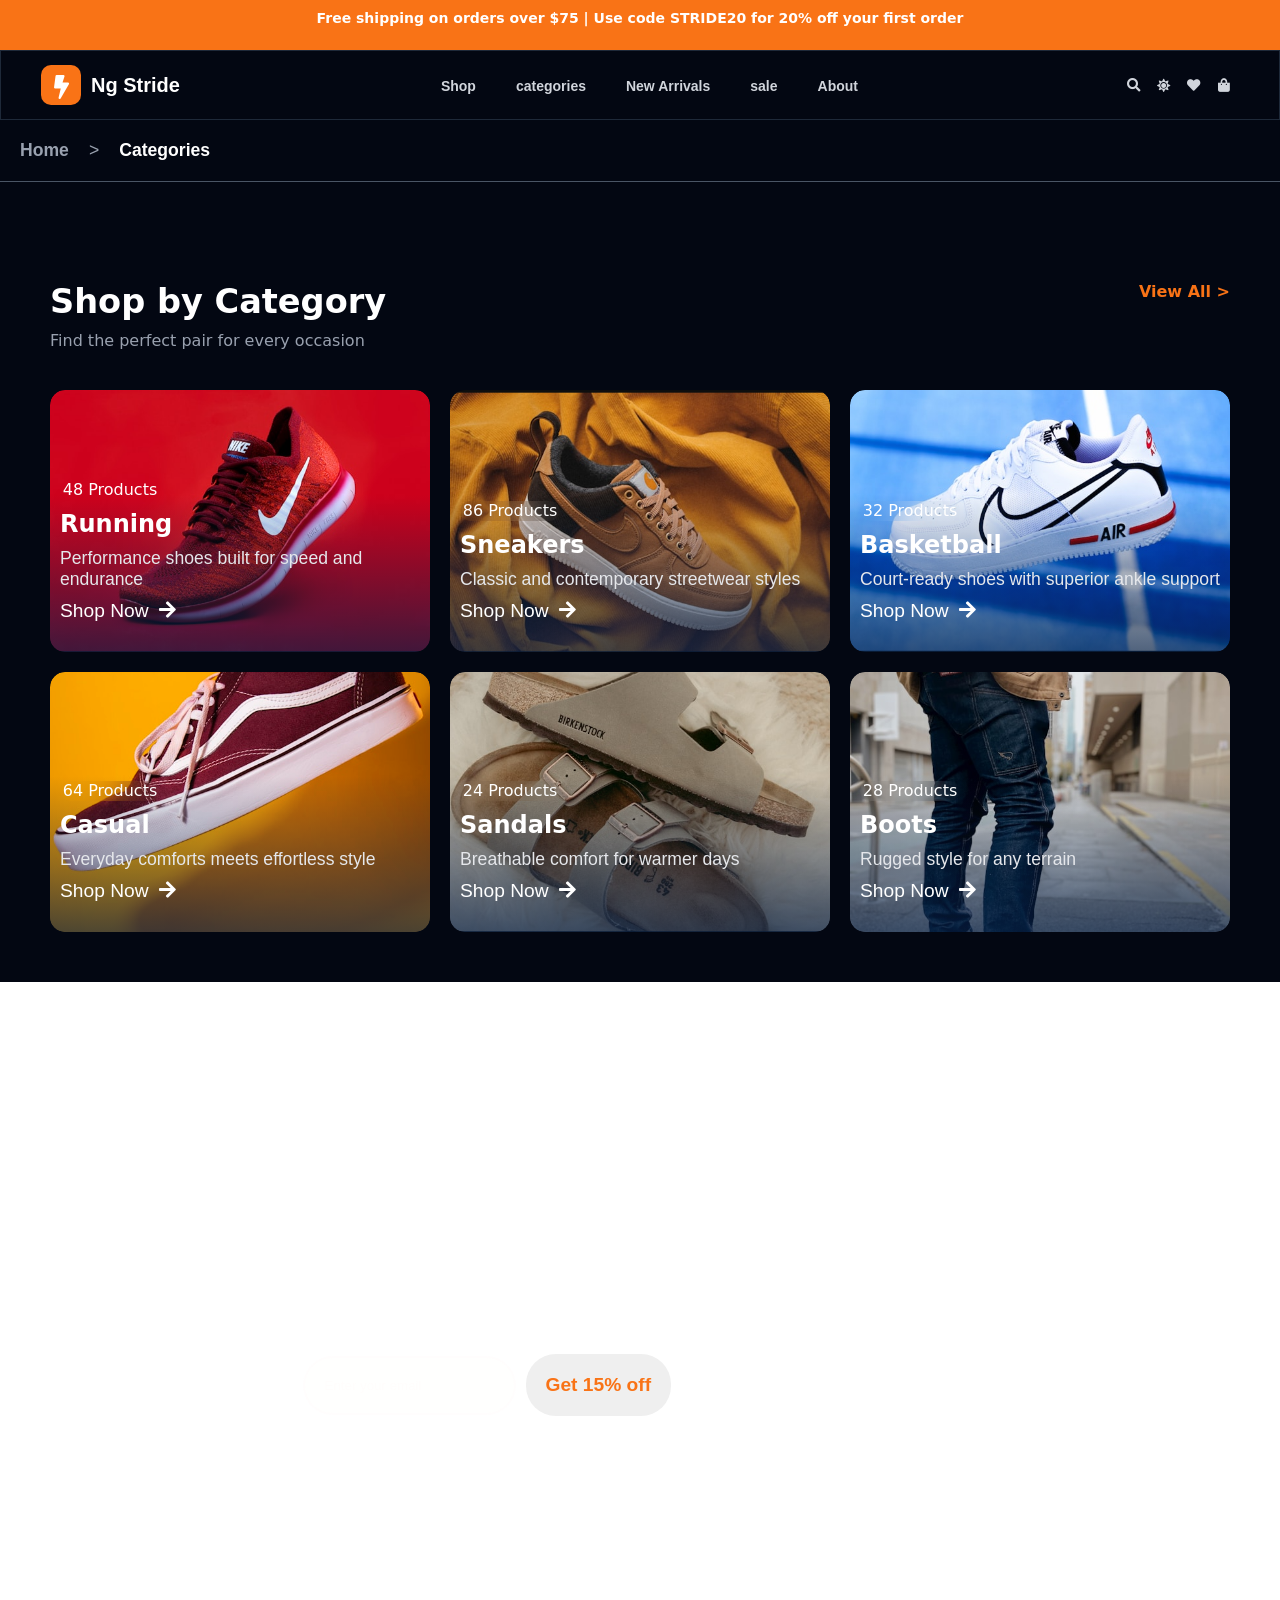
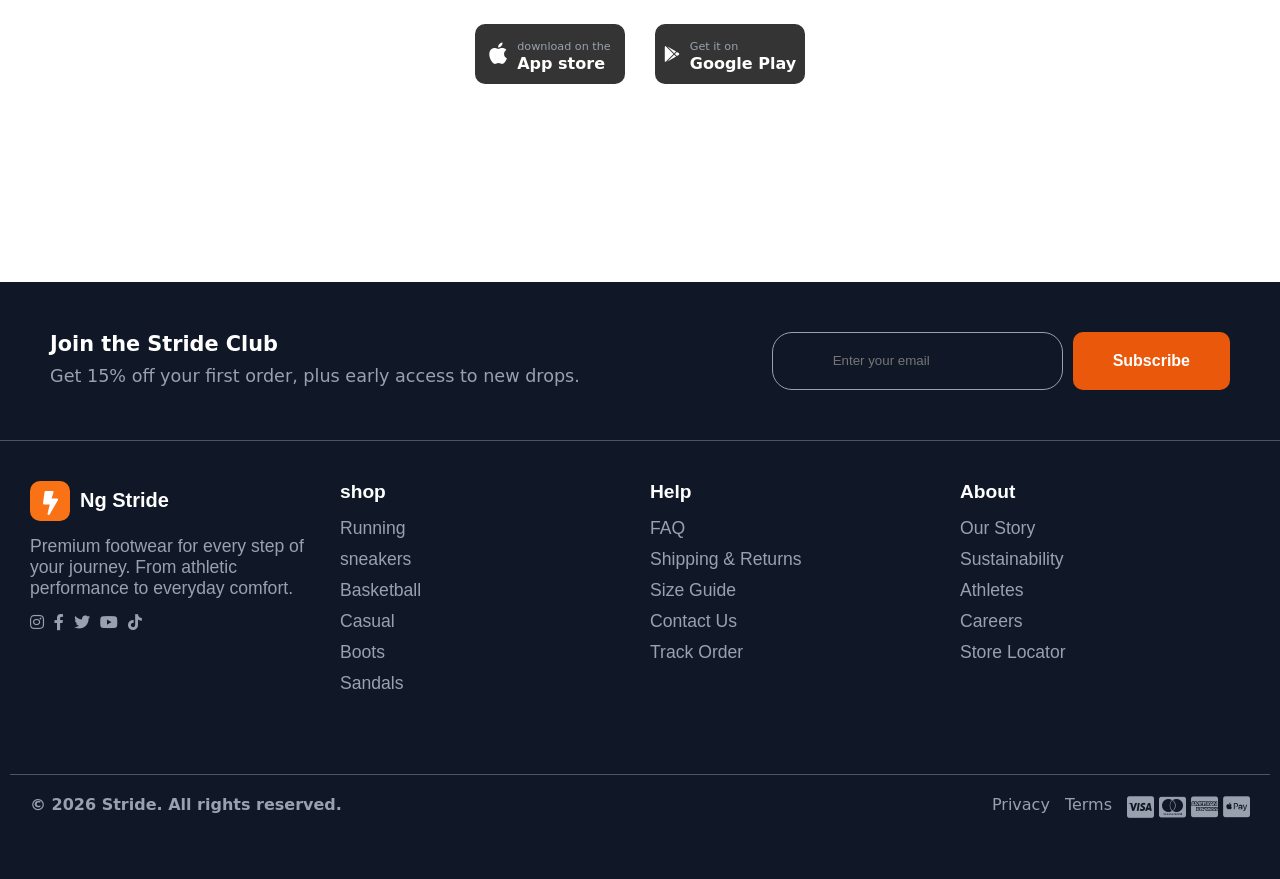
<file: pages/categories.html>
<!DOCTYPE html>
<html lang="en">
<head>
    <meta charset="UTF-8">
    <meta name="viewport" content="width=device-width, initial-scale=1.0">
    <title>Ng Stride</title>
    <link rel="stylesheet" href="../Assets/css/categories.css">
    <link rel="stylesheet" href="../Assets/fontawesome-free-5.15.4-web/css/all.min.css">
</head>
<body>
     <div class="head">
            <h1>Free shipping on orders over $75 | Use code STRIDE20 for 20% off your first order</h1>
         </div>
       
    <header class="header">
         <!-- Header begins -->
                <button class="allbtn" id="togglebtn"><i class="fas fa-bars"></i></button>
            <div class="logocon">
            <i class="fas fa-bolt head"></i>
            <a href="../index.html" class="logo "><strong>Ng Stride</strong></a>
         </div>
    <nav class="navcon" id="nav">
        <ul id="links">
            <li><a href="./shop.html">Shop</a></li>
            <li><a href="./categories.html">categories</a></li>
            <li><a href="./Newarrivals.html">New Arrivals</a></li>
            <li><a href="./sale.html">sale</a></li>
            <li><a href="./about.html">About</a></li>
          <ul class="specials">
            <li><a href="./wishlist.html">wishlist</a></li>
            <li><a href="../index.html">My account</a></li>
          </ul>
        </ul>
          </nav>
         <div class="icons">
            <button class="allbtn">
               <i class="fa fa-search"></i>
            </button>
             <button class="allbtn">
                <i class="fas fa-sun"></i>
             </button>
             <button class="allbtn btn"><a href="./pages/wishlist.html"><i class="fas fa-heart"></i></a></button>
             <button class="allbtn"><a href="./pages/wishlist.html"><i class="fa fa-shopping-bag"></i></a></button>
        </div>
          <!-- Header Ends -->
    </header>
    <main class="main">
       <div class="categoryhead">
        <h5><a href="../index.html">Home</a></h5>
        <p>></p>
        <h5>Categories</h5>
       </div>
         <section class="cat" id="cat">
            <div class="allcatcard" id="allcatcard">
                  <div class="category">
               <div class="shopcont">
                  <h1 class="shopCt">
                   Shop by Category     
               </h1>
               <p class="perfect">Find the perfect pair for every occasion</p>
               </div>
                <div class="viewcont">
                 <a href="#categories.html" class="View">View All ></a>
              </div>
              </div>
              <!-- Catergory Images -->
              <div class="categoryimages" id="categoryimages">
               <!-- Category card 1 -->
                 <!-- <div class="redshoe categorycards">
                  <img src="../Assets/images/new red shoe.PNG" alt="" width="" class="realimg" height="">
                   <div class="backgroundcover"></div>
                  <div class="letterscont">
                <div class="title">48 Products</div>
               <h1 class="run">Running</h1>
               <p class="imagesp">
                  Performance shoes built for speed and endurance 
               </p>
                 <div class="shopnow">
                  Shop Now <i class="fas fa-arrow-right"></i>
               </div>
                  </div>
                 </div> -->
                 <!-- End of catergory card1 -->
                  <!-- Catergory card 2 -->
                 <!-- <div class="brownshoe categorycards">
                  <img src="../Assets/images/yellow2.PNG" alt="" width="" class="realimg">
                  <div class="backgroundcover"></div>
                  <div class="letterscont">
                    <div class="title">86 Products</div>
               <h1 class="run">Sneakers</h1>
               <p class="imagesp">
                  Classic and contemporary streetwear styles  
               </p>
               <div class="shopnow">
                  Shop Now <i class="fas fa-arrow-right"></i>
               </div>
                  </div>
                 </div> -->
                 <!-- End of category card 2 -->
                  <!-- Category card 3 -->
                 <!-- <div class=" blueshoe categorycards">
                  <img src="../Assets/images/blueshoe.PNG" alt="" width="" class="realimg">
                   <div class="backgroundcover"></div>
                  <div class="letterscont">
                     <h5 class="title">32 Products</h5>
               <h1 class="run">Basketball</h1>
               <p class="imagesp">
                  Court-ready shoes with superior ankle support
               </p>
               <div class="shopnow">
                  Shop Now <i class="fas fa-arrow-right"></i>
               </div>
                  </div>
                 </div> -->
                 <!-- End of Category card 3 -->
                  <!-- Category card 4 -->
                 <!-- <div class=" yellowshoe categorycards">
                  <img src="../Assets/images/yellowbackground.PNG" alt="" width="" class="realimg">
                   <div class="backgroundcover"></div>
                  <div class="letterscont">
                       <div class="title">64 Products</div>
               <h1 class="run">Casual</h1>
               <p class="imagesp">
                  Everyday comforts meets effortless style.
               </p>
               <div class="shopnow">
                  Shop Now <i class="fas fa-arrow-right"></i>
               </div>
                  </div>
                 </div> -->
                 <!-- End of category card 4 -->
                  <!-- Category card 5 -->
                 <!-- <div class=" slippers categorycards">
                  <img src="../Assets/images/brownslippers.PNG" alt="" width="" class="realimg">
                   <div class="backgroundcover"></div>
                  <div class="letterscont">
                    <div class="title">24 Products</div>
               <h1 class="run">sandals</h1>
               <p class="imagesp">
                 Breathable comfort for warmer days
               </p>
               <div class="shopnow">
                  Shop Now <i class="fas fa-arrow-right"></i>
               </div>
                  </div>
                 </div> -->
                 <!-- End if category card 5 -->
                  <!-- Categoery Card 6 -->
                   <!-- <div class=" trouser categorycards">
                     <img src="../Assets/images/trouserspic.PNG" alt="" width="" class="realimg">
                      <div class="backgroundcover"></div>
                     <div class="letterscont">
                         <div class="title">28 Products</div>
               <h1 class="run">Boots</h1>
               <p class="imagesp">
                  Rugged style for any terrain 
               </p>
               <div class="shopnow">
                  Shop Now <i class="fas fa-arrow-right"></i>
               </div>
               </div>
                 </div> -->
              </div>
              <!-- End of Category 6 -->
              <!-- End of categories Images  -->
            </div>
         </section>
         <!-- End of categories -->   
          <!-- Ready to step up your game -->
              <section class="stepupcont">
               <div class="readytostepup">
               <h1>Ready to step up your game ?</h1>
               <p class="stridepara">Join the Stride community and get 15% off your first order. Plus, early access to new releases and exclusive member-only deals.</p>
               <div class="buttons">
                  <div class="inputcont">
                  <input type="text" name="" id="" placeholder="Enter your email" class="input">
                  </div>
                  <button class="getcont">Get 15% off</button>
               </div>
                 <p>No spam, ever. Unsubscribe anytime.</p>
                <div class="appscont">
                     <p>Download Our App</p>
                     <div class="appstorage">
                       <div class="applestore">
                        <h2>
                           <i class="fab fa-apple"></i>
                        </h2>
                        <div class="applecont">
                            <span>download on the</span>
                           <h4>App store</h4>
                        </div>
                     </div>
                     <div class="applestore">
                        <h4><i class="fab fa-google-play"></i></h4>
                      <div class="applecont">
                        <span>Get it on</span>
                        <h4>Google Play</h4>
                        </div>
                     </div>
                  </div>
               </div>
               </div>
            </section>
            <!-- End of Ready to step up your game -->
            <!-- Join the Stride club -->
             <section class="Strideclub">
               <div class="joincont">
                  <div class="join">
                     <h3>Join the Stride Club</h3>
                     <p>Get 15% off your first order, plus early access to new drops.</p>
                  </div>
                   <form class="subscribe">
                          <input type="text" class="enteremail" placeholder="Enter your email">
                        <button class="subbtn">Subscribe</button>
                     </form>
               </div>
             </section>
             <!-- End of Stride club -->
    </main>
    <!-- Footer begins -->
      <footer class="footer">
   <section class="fisrtchildfooter">
   <div class="leftfooter">
      <div class="Ngstridecont">
         <div class="logocont">
            <i class="fas fa-bolt head"></i>
            <a href="./index.html" class="logo "><strong>Ng Stride</strong></a>
         </div>
         <p class="footerpre">
            Premium footwear for every step of your journey. From athletic performance to everyday comfort.
         </p>
         <div class="footericons">
            <i class="fab fa-instagram"></i>
            <i class="fab fa-facebook-f"></i>
            <i class="fab fa-twitter"></i>
            <i class="fab fa-youtube"></i>
            <i class="fab fa-tiktok"></i>
         </div>
      </div>
         <article class="footerlinks">
         <h3>shop</h3>
         <ul class="shoplink">
            <li><a href="#">Running</a></li>
            <li><a href="#">sneakers</a></li>
            <li><a href="#">Basketball</a></li>
            <li><a href="#">Casual</a></li>
            <li><a href="#">Boots</a></li>
            <li><a href="#">Sandals</a></li>
         </ul>
      </article>
       <article class="footerlinks">
         <h3>Help</h3>
         <ul class="shoplink">
            <li><a href="#">FAQ</a></li>
            <li><a href="#">Shipping & Returns</a></li>
            <li><a href="#">Size Guide</a></li>
            <li><a href="#">Contact Us</a></li>
            <li><a href="#">Track Order</a></li>
         </ul>
      </article>
       <article class="footerlinks">
         <h3>About</h3>
         <ul class="shoplink">
            <li><a href="#">Our Story</a></li>
            <li><a href="#">Sustainability</a></li>
            <li><a href="#">Athletes</a></li>
            <li><a href="#">Careers</a></li>
            <li><a href="#">Store Locator</a></li>
         </ul>
      </article>
   </div>
   </section>
   <section class="Secondchildfooter">
      <h4>© 2026 Stride. All rights reserved.</h4>
      <div class="privacy">
         <p>Privacy</p>
         <p>Terms</p>
         <div class="privacyicons">
            <i class="fab fa-cc-visa"></i>
            <i class="fab fa-cc-mastercard"></i>
            <i class="fab fa-cc-amex"></i>
            <i class="fab fa-cc-apple-pay"></i>
         </div>
      </div>
   </section>
    </footer>
    <!-- footer Ends -->
    <script src="../Assets/js/header.js"></script>
    <script src="../Assets/js/data.js"></script>
    <script src="../Assets/js/categories.js"></script>
</body>
</html>
</file>
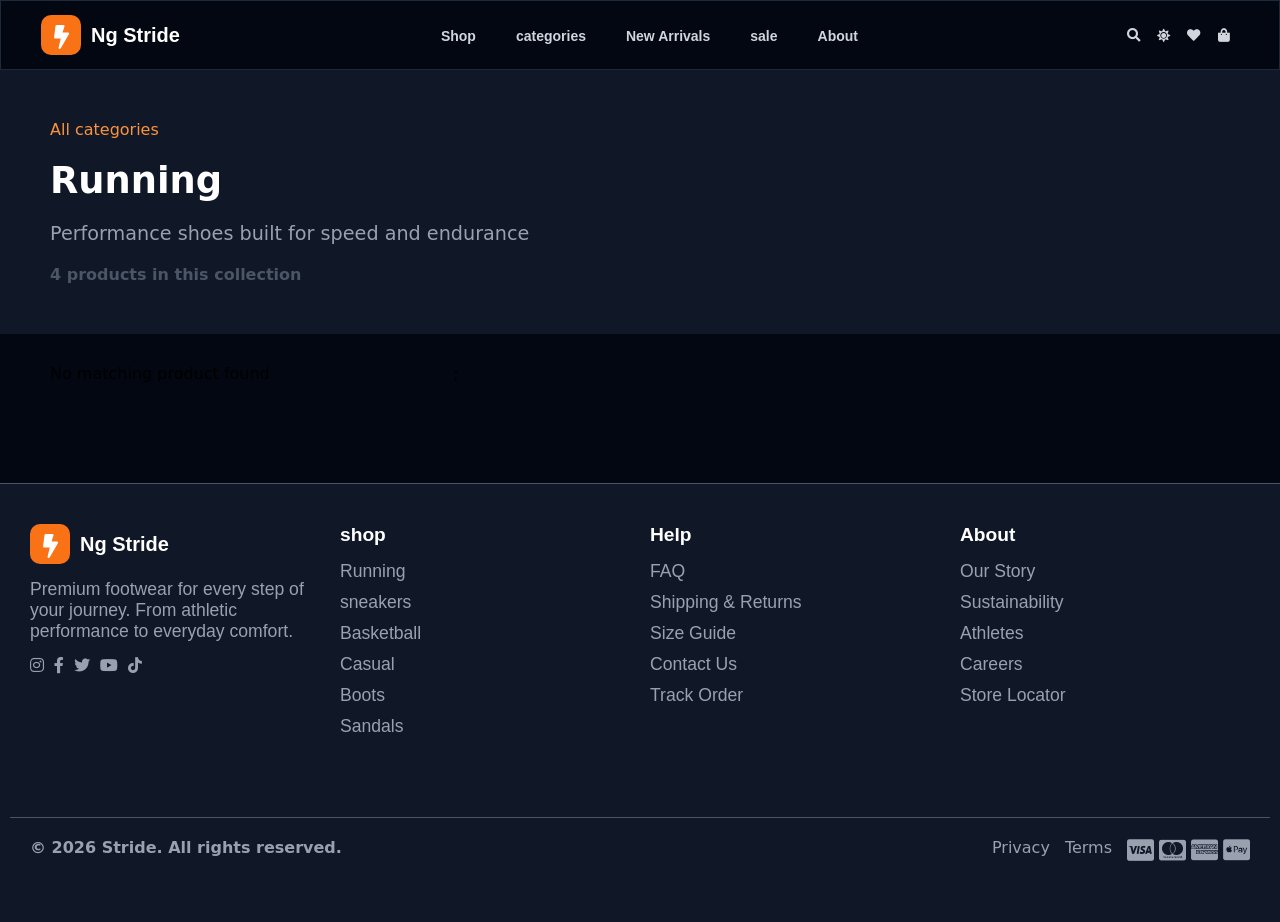
<file: pages/Categoriesdetails.html>
<!DOCTYPE html>
<html lang="en">
<head>
    <meta charset="UTF-8">
    <meta name="viewport" content="width=device-width, initial-scale=1.0">
    <link rel="stylesheet" href="../Assets/css/Categoriesdetails.css">
    <link rel="stylesheet" href="../Assets/fontawesome-free-5.15.4-web/css/all.min.css">
    <link rel="stylesheet" href="../Assets/css/Categoriesdetails.css">
    <title>Ng Stride</title>
</head>
<body>
       <header class="header">
         <!-- Header begins -->
                <button class="allbtn" id="togglebtn"><i class="fas fa-bars"></i></button>
            <div class="logocon">
            <i class="fas fa-bolt head"></i>
            <a href="../index.html" class="logo "><strong>Ng Stride</strong></a>
         </div>
    <nav class="navcon" id="nav">
        <ul id="links">
            <li><a href="./shop.html">Shop</a></li>
            <li><a href="./categories.html">categories</a></li>
            <li><a href="./Newarrivals.html">New Arrivals</a></li>
            <li><a href="./sale.html">sale</a></li>
            <li><a href="./about.html">About</a></li>
          <ul class="specials">
            <li><a href="../index.html">wishlist</a></li>
            <li><a href="../index.html">My account</a></li>
          </ul>
        </ul>
          </nav>
         <div class="icons">
            <button class="allbtn">
               <i class="fa fa-search"></i>
            </button>
             <button class="allbtn">
                <i class="fas fa-sun"></i>
             </button>
             <button class="allbtn btn"><a href="./pages/wishlist.html"><i class="fas fa-heart"></i></a></button>
             <button class="allbtn"><a href="./pages/wishlist.html"><i class="fa fa-shopping-bag"></i></a></button>
        </div>
          <!-- Header Ends -->
    </header>
    <!-- Main begins -->
     <main>
      <section id="catInfo">
          <div class="allcat">
            <a href="./categories.html">All categories</a>
            <h1>Running</h1>
            <h5>Performance shoes built for speed and endurance</h5>
            <p>4 products in this collection</p>
          </div>
      </section>
       <section id="allCategories" class="collectioncont">

       </section>
     </main>
     <!-- Main Ends -->
         <footer class="footer">
   <section class="fisrtchildfooter">
   <div class="leftfooter">
      <div class="Ngstridecont">
         <div class="logocont">
            <i class="fas fa-bolt head"></i>
            <a href="../index.html" class="logo "><strong>Ng Stride</strong></a>
         </div>
         <p class="footerpre">
            Premium footwear for every step of your journey. From athletic performance to everyday comfort.
         </p>
         <div class="footericons">
            <i class="fab fa-instagram"></i>
            <i class="fab fa-facebook-f"></i>
            <i class="fab fa-twitter"></i>
            <i class="fab fa-youtube"></i>
            <i class="fab fa-tiktok"></i>
         </div>
      </div>
         <article class="footerlinks">
         <h3>shop</h3>
         <ul class="shoplink">
            <li><a href="#">Running</a></li>
            <li><a href="#">sneakers</a></li>
            <li><a href="#">Basketball</a></li>
            <li><a href="#">Casual</a></li>
            <li><a href="#">Boots</a></li>
            <li><a href="#">Sandals</a></li>
         </ul>
      </article>
       <article class="footerlinks">
         <h3>Help</h3>
         <ul class="shoplink">
            <li><a href="#">FAQ</a></li>
            <li><a href="#">Shipping & Returns</a></li>
            <li><a href="#">Size Guide</a></li>
            <li><a href="#">Contact Us</a></li>
            <li><a href="#">Track Order</a></li>
         </ul>
      </article>
       <article class="footerlinks">
         <h3>About</h3>
         <ul class="shoplink">
            <li><a href="#">Our Story</a></li>
            <li><a href="#">Sustainability</a></li>
            <li><a href="#">Athletes</a></li>
            <li><a href="#">Careers</a></li>
            <li><a href="#">Store Locator</a></li>
         </ul>
      </article>
   </div>
   </section>
   <section class="Secondchildfooter">
      <h4>© 2026 Stride. All rights reserved.</h4>
      <div class="privacy">
         <p>Privacy</p>
         <p>Terms</p>
         <div class="privacyicons">
            <i class="fab fa-cc-visa"></i>
            <i class="fab fa-cc-mastercard"></i>
            <i class="fab fa-cc-amex"></i>
            <i class="fab fa-cc-apple-pay"></i>
         </div>
      </div>
   </section>
    </footer>
    <!-- footer ends -->
    <script src="../Assets/js/header.js"></script>
     <script src="../Assets/js/data.js"></script>
    <script src="../Assets/js/categoriesdetails.js"></script>
</body>
</html>
</file>
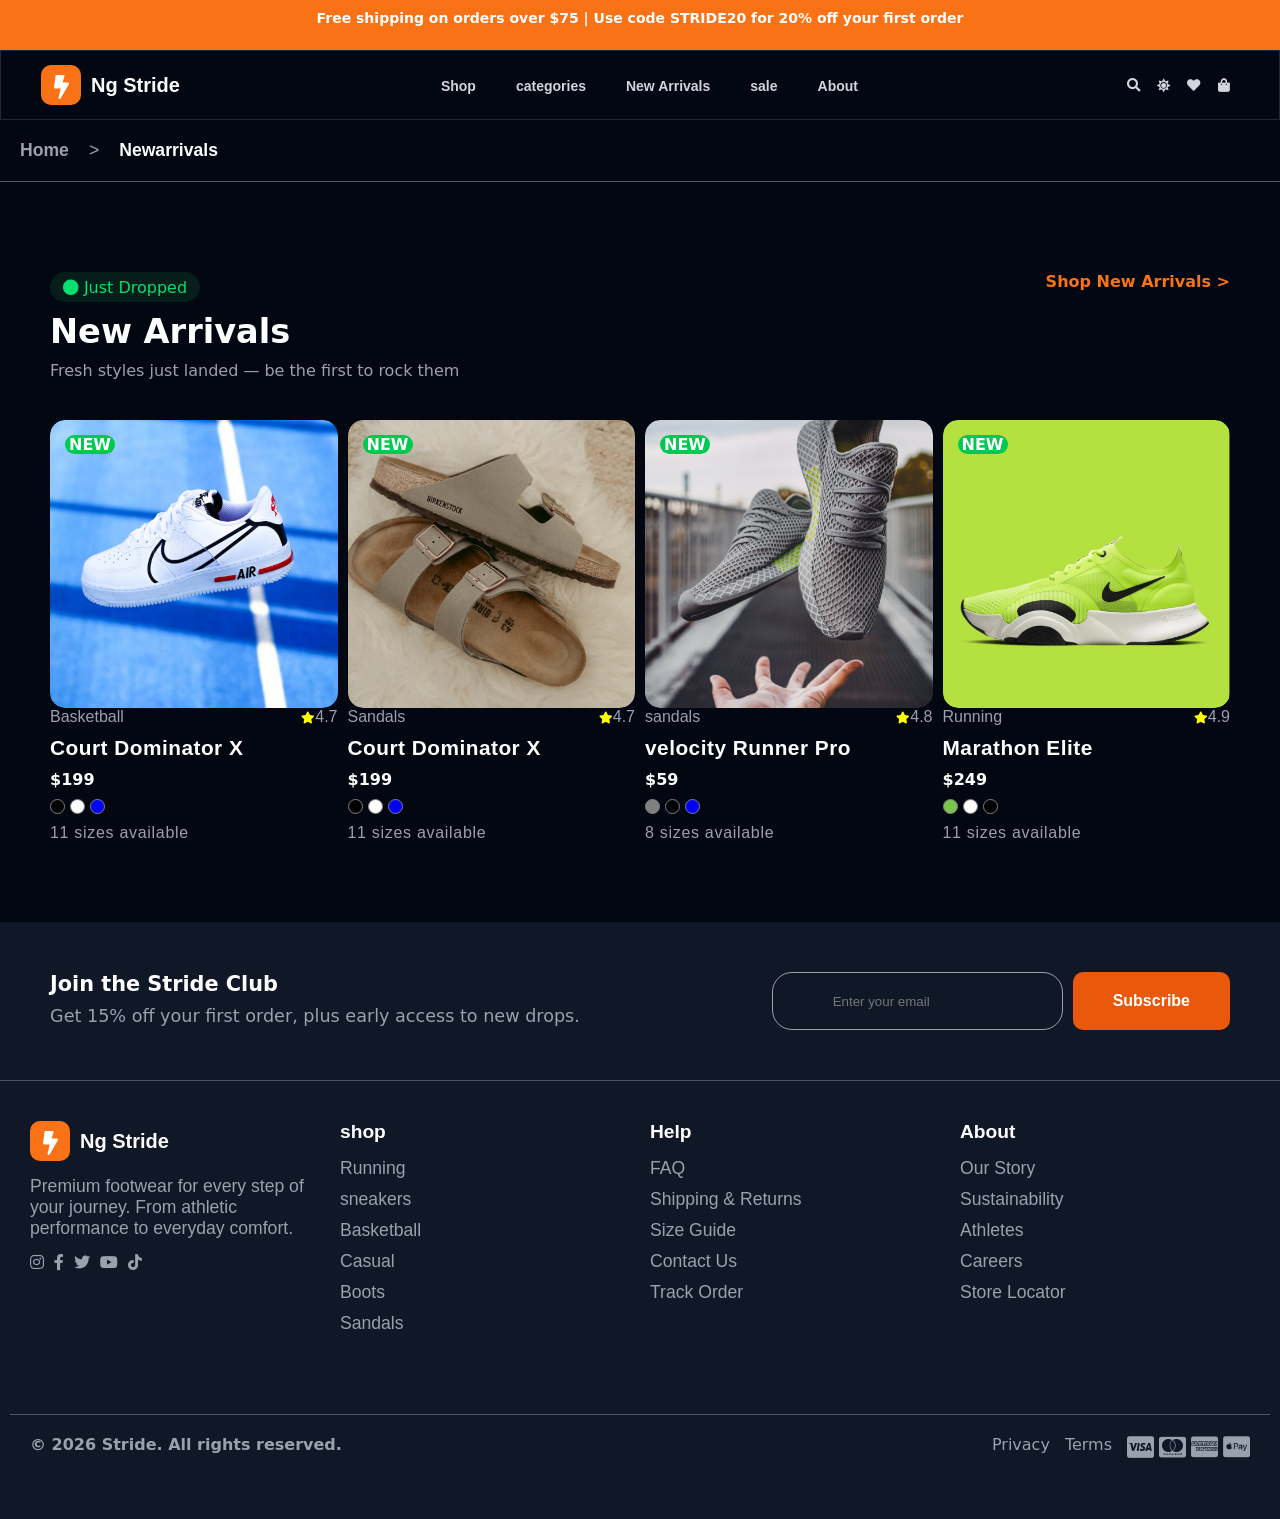
<file: pages/Newarrivals.html>
<!DOCTYPE html>
<html lang="en">
<head>
    <meta charset="UTF-8">
    <meta name="viewport" content="width=device-width, initial-scale=1.0">
    <title>Ng Stride</title>
    <link rel="stylesheet" href="../Assets/css/NewArrivals.css">
   <link rel="stylesheet" href="../Assets/fontawesome-free-5.15.4-web/css/all.min.css">
</head>
<body>
     <div class="head">
            <h1>Free shipping on orders over $75 | Use code STRIDE20 for 20% off your first order</h1>
         </div>
       
    <header class="header">
         <!-- Header begins -->
                <button class="allbtn" id="togglebtn"><i class="fas fa-bars"></i></button>
            <div class="logocon">
            <i class="fas fa-bolt head"></i>
            <a href="../index.html" class="logo "><strong>Ng Stride</strong></a>
         </div>
    <nav class="navcon" id="nav">
        <ul id="links">
            <li><a href="./shop.html">Shop</a></li>
            <li><a href="./categories.html">categories</a></li>
            <li><a href="./Newarrivals.html">New Arrivals</a></li>
            <li><a href="./sale.html">sale</a></li>
            <li><a href="./about.html">About</a></li>
          <ul class="specials">
            <li><a href="../index.html">wishlist</a></li>
            <li><a href="../index.html">My account</a></li>
          </ul>
        </ul>
          </nav>
         <div class="icons">
            <button class="allbtn">
               <i class="fa fa-search"></i>
            </button>
             <button class="allbtn">
                <i class="fas fa-sun"></i>
             </button>
             <button class="allbtn btn"><a href="./pages/wishlist.html"><i class="fas fa-heart"></i></a></button>
             <button class="allbtn"><a href="./pages/wishlist.html"><i class="fa fa-shopping-bag"></i></a></button>
        </div>
          <!-- Header Ends -->
    </header>
    <!-- main begins -->
     <main>
           <!-- categotry head -->
       <div class="categoryhead">
        <h5><a href="../index.html">Home</a></h5>
        <p>></p>
        <h5>Newarrivals</h5>
       </div>
       <!-- End of category head -->
         <section class="newArrivals">
              <div class="category newcont">
              <div class="shopcont">
               <div class="dropped">
                  <i class="fas fa-circle"></i>
                  <p>Just Dropped</p>
               </div>
                  <h1 class="shopCt">
               New Arrivals  
               </h1>
               <p class="perfect">Fresh styles just landed — be the first to rock them</p>
               </div>
                <div class="viewcont">
                 <a href="./pages/shop.html" class="View">Shop New Arrivals ></a>
               </div>
             </div>
             <!-- New Arrivals images -->
              <div class="collectionimages">
                 <!-- First image -->
               <div class="collectionimage1">
                  <div class="opacitycont">
                      <img src="../Assets/images/longwhiteshoe.PNG" alt="" class="imagechild3" width="100%">
                  <div class="new">
                     <h1>NEW</h1>
                  </div>
                     <div class="addtocart">
                        <p><i class="fas fa-shopping-bag"></i> Add to cart</p>
                        <i class="fas fa-heart"></i>
                     </div>
                  </div>
                     <div class="velocityRunner">
                        <div class="Running">
                           <p>Basketball</p>
                           <p><i class="fas fa-star"></i>4.7</p>
                        </div>
                        <h2>Court Dominator X</h2>
                        <div class="span">
                           <span>$199</span>
                        </div>
                        <div class="circles">
                           <p class="blackcircle"></p>
                           <p class="whitecircle"></p>
                           <p class="bluecircle"></p>
                        </div>
                        <p class="sizes">
                           11 sizes available
                        </p>
                     </div>
               </div>
               <!-- End of first image -->
                 <!-- First image -->
               <div class="collectionimage1">
                  <div class="opacitycont">
                      <img src="../Assets/images/longslippers.PNG" alt="" class="imagechild3" width="100%">
                  <div class="new">
                     <h1>NEW</h1>
                  </div>
                     <div class="addtocart">
                        <p><i class="fas fa-shopping-bag"></i> Add to cart</p>
                        <i class="fas fa-heart"></i>
                     </div>
                  </div>
                     <div class="velocityRunner">
                        <div class="Running">
                           <p>Sandals</p>
                           <p><i class="fas fa-star"></i>4.7</p>
                        </div>
                        <h2>Court Dominator X</h2>
                        <div class="span">
                           <span>$199</span>
                        </div>
                        <div class="circles">
                           <p class="blackcircle"></p>
                           <p class="whitecircle"></p>
                           <p class="bluecircle"></p>
                        </div>
                        <p class="sizes">
                           11 sizes available
                        </p>
                     </div>
               </div>
               <!-- End of first image -->
                <!-- second image -->
                    <div class="collectionimage1">
                  <div class="opacitycont">
                      <img src="../Assets/images/grayshoe.PNG" alt="" class="imagechild3" width="100%">
                  <div class="new">
                     <h1>NEW</h1>
                  </div>
                     <div class="addtocart">
                        <p><i class="fas fa-shopping-bag"></i> Add to cart</p>
                        <i class="fas fa-heart"></i>
                     </div>
                  </div>
                     <div class="velocityRunner">
                        <div class="Running">
                           <p>sandals</p>
                           <p><i class="fas fa-star"></i>4.8</p>
                        </div>
                        <h2>velocity Runner Pro</h2>
                        <div class="span">
                           <span>$59</span>
                        </div>
                        <div class="circles">
                           <p class="graycircle"></p>
                           <p class="blackcircle"></p>
                           <p class="bluecircle"></p>
                        </div>
                        <p class="sizes">
                           8 sizes available
                        </p>
                     </div>
               </div>
                 <!-- End of second image -->
                  <!-- Third image -->
                   <div class="collectionimage1">
                  <div class="opacitycont">
                  <img src="../Assets/images/longgreenshoe.PNG" alt="" class="imagechild3" width="100%">
                  <div class="new">
                     <h1>NEW</h1>
                  </div>
                     <div class="addtocart">
                        <p><i class="fas fa-shopping-bag"></i> Add to cart</p>
                        <i class="fas fa-heart"></i>
                     </div>
                  </div>
                     <div class="velocityRunner">
                        <div class="Running">
                           <p>Running</p>
                           <p><i class="fas fa-star"></i>4.9</p>
                        </div>
                        <h2>Marathon Elite</h2>
                        <div class="span">
                           <span>$249</span>
                        </div>
                        <div class="circles">
                           <p class="lightgreencircle"></p>
                           <p class="whitecircle"></p>
                           <p class="blackcircle"></p>
                        </div>
                        <p class="sizes">
                           11 sizes available
                        </p>
                     </div>
               </div>
                   <!-- End of Third image -->
              </div>
              <!-- End of new arrivals images  -->
             </section>
             <!-- end of new arrivals -->
                <!-- Join the Stride club -->
             <section class="Strideclub">
               <div class="joincont">
                  <div class="join">
                     <h3>Join the Stride Club</h3>
                     <p>Get 15% off your first order, plus early access to new drops.</p>
                  </div>
                   <form class="subscribe">
                          <input type="text" class="enteremail" placeholder="Enter your email">
                        <button class="subbtn">Subscribe</button>
                     </form>
               </div>
             </section>
             <!-- End of Stride club -->
     </main>
     <!-- main ends -->
       <!-- Footer begins -->
    <footer class="footer">
   <section class="fisrtchildfooter">
   <div class="leftfooter">
      <div class="Ngstridecont">
         <div class="logocont">
            <i class="fas fa-bolt head"></i>
            <a href="../index.html" class="logo "><strong>Ng Stride</strong></a>
         </div>
         <p class="footerpre">
            Premium footwear for every step of your journey. From athletic performance to everyday comfort.
         </p>
         <div class="footericons">
            <i class="fab fa-instagram"></i>
            <i class="fab fa-facebook-f"></i>
            <i class="fab fa-twitter"></i>
            <i class="fab fa-youtube"></i>
            <i class="fab fa-tiktok"></i>
         </div>
      </div>
         <article class="footerlinks">
         <h3>shop</h3>
         <ul class="shoplink">
            <li><a href="#">Running</a></li>
            <li><a href="#">sneakers</a></li>
            <li><a href="#">Basketball</a></li>
            <li><a href="#">Casual</a></li>
            <li><a href="#">Boots</a></li>
            <li><a href="#">Sandals</a></li>
         </ul>
      </article>
       <article class="footerlinks">
         <h3>Help</h3>
         <ul class="shoplink">
            <li><a href="#">FAQ</a></li>
            <li><a href="#">Shipping & Returns</a></li>
            <li><a href="#">Size Guide</a></li>
            <li><a href="#">Contact Us</a></li>
            <li><a href="#">Track Order</a></li>
         </ul>
      </article>
       <article class="footerlinks">
         <h3>About</h3>
         <ul class="shoplink">
            <li><a href="#">Our Story</a></li>
            <li><a href="#">Sustainability</a></li>
            <li><a href="#">Athletes</a></li>
            <li><a href="#">Careers</a></li>
            <li><a href="#">Store Locator</a></li>
         </ul>
      </article>
   </div>
   </section>
   <section class="Secondchildfooter">
      <h4>© 2026 Stride. All rights reserved.</h4>
      <div class="privacy">
         <p>Privacy</p>
         <p>Terms</p>
         <div class="privacyicons">
            <i class="fab fa-cc-visa"></i>
            <i class="fab fa-cc-mastercard"></i>
            <i class="fab fa-cc-amex"></i>
            <i class="fab fa-cc-apple-pay"></i>
         </div>
      </div>
   </section>
    </footer>
    <!-- footer ends -->
      <script src="../Assets/js/header.js"></script>
</body>
</html>
</file>
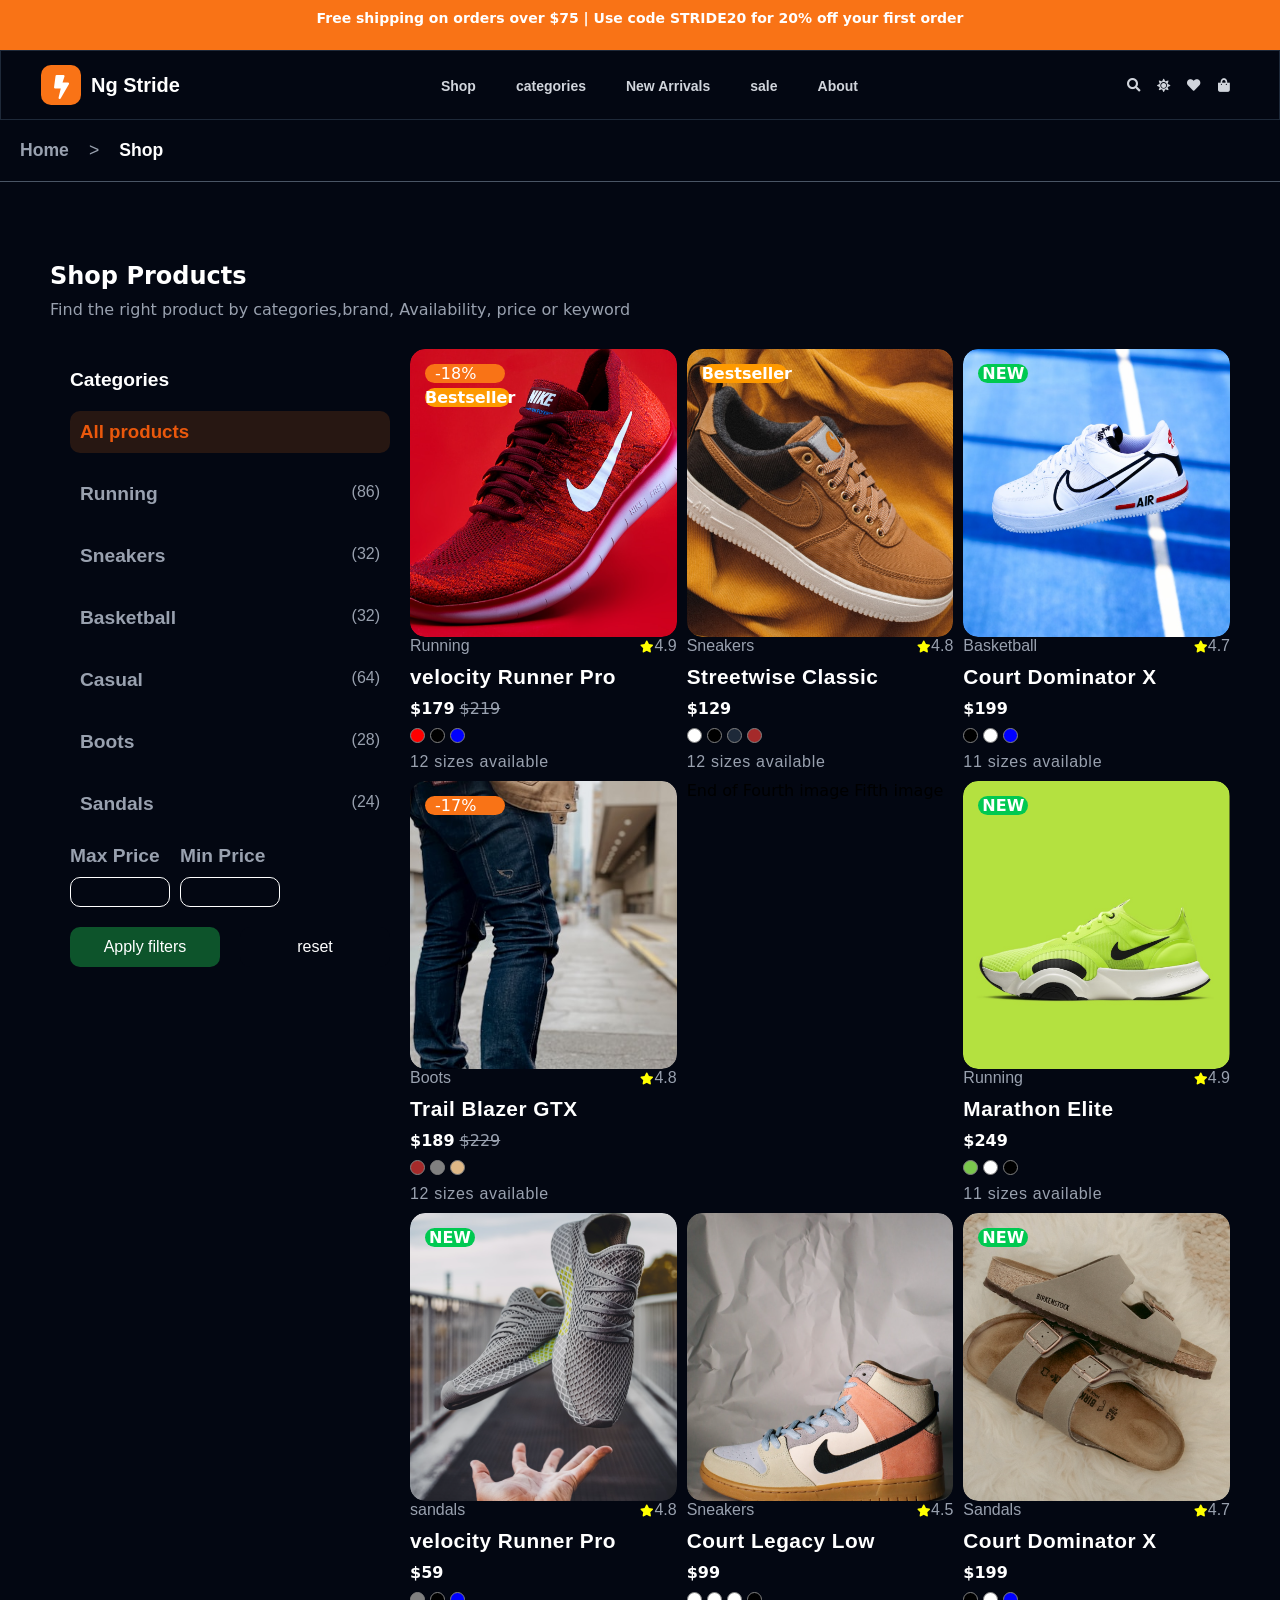
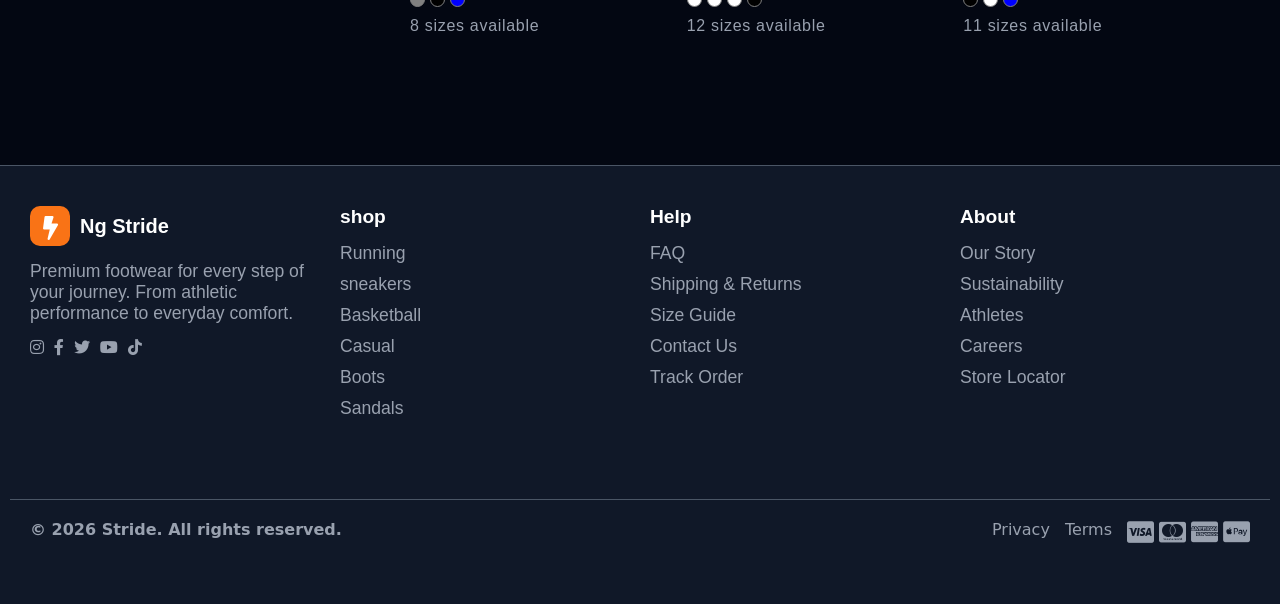
<file: pages/sale.html>
<!DOCTYPE html>
<html lang="en">
<head>
    <meta charset="UTF-8">
    <meta name="viewport" content="width=device-width, initial-scale=1.0">
    <title>Ng Stride</title>
    <link rel="stylesheet" href="../Assets/css/sale.css">
    <link rel="stylesheet" href="../Assets/fontawesome-free-5.15.4-web/css/all.min.css">
</head>
<body>
    <div class="head">
            <h1>Free shipping on orders over $75 | Use code STRIDE20 for 20% off your first order</h1>
         </div>
       
    <header class="header">
         <!-- Header begins -->
                <button class="allbtn" id="togglebtn"><i class="fas fa-bars"></i></button>
            <div class="logocon">
            <i class="fas fa-bolt head"></i>
            <a href="../index.html" class="logo "><strong>Ng Stride</strong></a>
         </div>
    <nav class="navcon" id="nav">
        <ul id="links">
            <li><a href="./shop.html">Shop</a></li>
            <li><a href="./categories.html">categories</a></li>
            <li><a href="./Newarrivals.html">New Arrivals</a></li>
            <li><a href="./sale.html">sale</a></li>
            <li><a href="./about.html">About</a></li>
          <ul class="specials">
            <li><a href="../index.html">wishlist</a></li>
            <li><a href="../index.html">My account</a></li>
          </ul>
        </ul>
          </nav>
         <div class="icons">
            <button class="allbtn">
               <i class="fa fa-search"></i>
            </button>
             <button class="allbtn">
                <i class="fas fa-sun"></i>
             </button>
             <button class="allbtn btn"><a href="./pages/wishlist.html"><i class="fas fa-heart"></i></a></button>
             <button class="allbtn"><a href="./pages/wishlist.html"><i class="fa fa-shopping-bag"></i></a></button>
        </div>
          <!-- Header Ends -->
    </header>
    <!-- main begins -->
     <main>
           <!-- categotry head -->
       <div class="categoryhead">
        <h5><a href="../index.html">Home</a></h5>
        <p>></p>
        <h5>Shop</h5>
       </div>
       <!-- End of category head -->
      <section class="collectioncont">
         <div class="shop">
            <h1>Shop Products</h1>
            <p>Find the right product by categories,brand, Availability, price or keyword</p>
         </div>
         <div class="allproducts">
            
             <form class="filter">
            <h1>Categories</h1>
          <div class="products ">
            <h3>All products</h3>
          </div>
          <div class="category">
            <h2>Running</h2>
             <p>(86)</p>
          </div>
          <div class="category">
             <h2>Sneakers</h2>
              <p>(32)</p>
          </div>
          <div class="category">
             <h2>Basketball</h2>
              <p>(32)</p>
          </div>
          <div class="category">
             <h2>Casual</h2>
              <p>(64)</p>
          </div>
          <div class="category">
             <h2>Boots</h2>
              <p>(28)</p>
          </div>
          <div class="category">
             <h2>Sandals</h2>
              <p>(24)</p>
          </div>
          <div class="price">
            <div class="max">
              <h2>Max Price</h2>
              <input type="text">
            </div>
            <div class="max">
              <h2>Min Price</h2>
              <input type="text">
            </div>
          </div>
          <div class="buttons">
            <button class="apply">Apply filters</button>
            <button class="reset">reset</button>
          </div>
        </form>
        <article class="collectionimages">
               <!-- First Image -->
               <div class="collectionimage1">
                  <div class="opacitycont">
                      <img src="../Assets/images/newlongred shoe.PNG" alt="" class="imagechild1 imagechild3" width="100%">
                  <img src="../Assets/images/longgreenshoe.PNG" alt="" class="imagechild2 imagechild3" width="100%">
                  <div class="bestseller">
                       <p>-18%</p>
                     <h1>Bestseller</h1>
                  </div>
                     <div class="addtocart">
                        <p><i class="fas fa-shopping-bag"></i> Add to cart</p>
                        <i class="fas fa-heart"></i>
                     </div>
                  </div>
                     <div class="velocityRunner">
                        <div class="Running">
                           <p>Running</p>
                           <p><i class="fas fa-star"></i>4.9</p>
                        </div>
                        <h2>velocity Runner Pro</h2>
                        <div class="span">
                           <span>$179</span>
                          <strike>$219</strike>
                        </div>
                        <div class="circles">
                           <p class="redcircle"></p>
                           <p class="blackcircle"></p>
                           <p class="bluecircle"></p>
                        </div>
                        <p class="sizes">
                           12 sizes available
                        </p>
                     </div>
               </div>
               <!-- End of first image -->
                <!-- second image -->
               <div class="collectionimage1">
                  <div class="opacitycont">
                      <img src="../Assets/images/longbrownshoes.PNG" alt="" class="imagechild3" width="100%">
                  <div class="bestseller">
                     <h1>Bestseller</h1>
                  </div>
                     <div class="addtocart">
                        <p><i class="fas fa-shopping-bag"></i> Add to cart</p>
                        <i class="fas fa-heart"></i>
                     </div>
                  </div>
                     <div class="velocityRunner">
                        <div class="Running">
                           <p>Sneakers</p>
                           <p><i class="fas fa-star"></i>4.8</p>
                        </div>
                        <h2>Streetwise Classic</h2>
                        <div class="span">
                           <span>$129</span>
                        </div>
                        <div class="circles">
                           <p class="whitecircle"></p>
                           <p class="blackcircle"></p>
                           <p class="navybluecircle"></p>
                           <p class="browncircle"></p>
                        </div>
                        <p class="sizes">
                           12 sizes available
                        </p>
                     </div>
               </div>
               <!-- End of Second image -->
                <!-- Third image -->
               <div class="collectionimage1">
                  <div class="opacitycont">
                      <img src="../Assets/images/longwhiteshoe.PNG" alt="" class="imagechild3" width="100%">
                  <div class="new">
                     <h1>NEW</h1>
                  </div>
                     <div class="addtocart">
                        <p><i class="fas fa-shopping-bag"></i> Add to cart</p>
                        <i class="fas fa-heart"></i>
                     </div>
                  </div>
                     <div class="velocityRunner">
                        <div class="Running">
                           <p>Basketball</p>
                           <p><i class="fas fa-star"></i>4.7</p>
                        </div>
                        <h2>Court Dominator X</h2>
                        <div class="span">
                           <span>$199</span>
                        </div>
                        <div class="circles">
                           <p class="blackcircle"></p>
                           <p class="whitecircle"></p>
                           <p class="bluecircle"></p>
                        </div>
                        <p class="sizes">
                           11 sizes available
                        </p>
                     </div>
               </div>
               <!-- End of Third image -->
               <!-- Fourth Image -->
               <div class="collectionimage1">
                  <div class="opacitycont">
                      <img src="../Assets/images/trouserspic.PNG" alt="" class="imagechild3" width="100%">
                  <div class="bestseller">
                       <p>-17%</p>
                  </div>
                     <div class="addtocart">
                        <p><i class="fas fa-shopping-bag"></i> Add to cart</p>
                        <i class="fas fa-heart"></i>
                     </div>
                  </div>
                     <div class="velocityRunner">
                        <div class="Running">
                           <p>Boots</p>
                           <p><i class="fas fa-star"></i>4.8</p>
                        </div>
                        <h2>Trail Blazer GTX</h2>
                        <div class="span">
                           <span>$189</span>
                          <strike>$229</strike>
                        </div>
                        <div class="circles">
                           <p class="browncircle"></p>
                           <p class="graycircle"></p>
                           <p class="burlycircle"></p>
                        </div>
                        <p class="sizes">
                           12 sizes available
                        </p>
                     </div>
               </div>
               End of Fourth image
                Fifth image
               <div class="collectionimage1">
                  <div class="opacitycont">
                  <img src="../Assets/images/longgreenshoe.PNG" alt="" class="imagechild3" width="100%">
                  <div class="new">
                     <h1>NEW</h1>
                  </div>
                     <div class="addtocart">
                        <p><i class="fas fa-shopping-bag"></i> Add to cart</p>
                        <i class="fas fa-heart"></i>
                     </div>
                  </div>
                     <div class="velocityRunner">
                        <div class="Running">
                           <p>Running</p>
                           <p><i class="fas fa-star"></i>4.9</p>
                        </div>
                        <h2>Marathon Elite</h2>
                        <div class="span">
                           <span>$249</span>
                        </div>
                        <div class="circles">
                           <p class="lightgreencircle"></p>
                           <p class="whitecircle"></p>
                           <p class="blackcircle"></p>
                        </div>
                        <p class="sizes">
                           11 sizes available
                        </p>
                     </div>
               </div>
               <!-- End of fifth image -->
                <!-- Sixth image -->
               <div class="collectionimage1">
                  <div class="opacitycont">
                      <img src="../Assets/images/grayshoe.PNG" alt="" class="imagechild3" width="100%">
                  <div class="new">
                     <h1>NEW</h1>
                  </div>
                     <div class="addtocart">
                        <p><i class="fas fa-shopping-bag"></i> Add to cart</p>
                        <i class="fas fa-heart"></i>
                     </div>
                  </div>
                     <div class="velocityRunner">
                        <div class="Running">
                           <p>sandals</p>
                           <p><i class="fas fa-star"></i>4.8</p>
                        </div>
                        <h2>velocity Runner Pro</h2>
                        <div class="span">
                           <span>$59</span>
                        </div>
                        <div class="circles">
                           <p class="graycircle"></p>
                           <p class="blackcircle"></p>
                           <p class="bluecircle"></p>
                        </div>
                        <p class="sizes">
                           8 sizes available
                        </p>
                     </div>
               </div>
               <!-- End of Sixth image -->
                <!-- Seventh Image -->
               <div class="collectionimage1">
                  <div class="opacitycont">
                      <img src="../Assets/images/graybackground.PNG" alt="" class="imagechild3" width="100%">
                     <div class="addtocart">
                        <p><i class="fas fa-shopping-bag"></i> Add to cart</p>
                        <i class="fas fa-heart"></i>
                     </div>
                  </div>
                     <div class="velocityRunner">
                        <div class="Running">
                           <p>Sneakers</p>
                           <p><i class="fas fa-star"></i>4.5</p>
                        </div>
                        <h2>Court Legacy Low</h2>
                        <div class="span">
                           <span>$99</span>
                        </div>
                        <div class="circles">
                           <p class="whitecircle"></p>
                           <p class="whitecircle"></p>
                           <p class="whitecircle"></p>
                           <p class="blackcircle"></p>
                        </div>
                        <p class="sizes">
                           12 sizes available
                        </p>
                     </div>
               </div>
               <!-- End of seventh image -->
                  <!-- Eighth image -->
               <div class="collectionimage1">
                  <div class="opacitycont">
                      <img src="../Assets/images/longslippers.PNG" alt="" class="imagechild3" width="100%">
                  <div class="new">
                     <h1>NEW</h1>
                  </div>
                     <div class="addtocart">
                        <p><i class="fas fa-shopping-bag"></i> Add to cart</p>
                        <i class="fas fa-heart"></i>
                     </div>
                  </div>
                     <div class="velocityRunner">
                        <div class="Running">
                           <p>Sandals</p>
                           <p><i class="fas fa-star"></i>4.7</p>
                        </div>
                        <h2>Court Dominator X</h2>
                        <div class="span">
                           <span>$199</span>
                        </div>
                        <div class="circles">
                           <p class="blackcircle"></p>
                           <p class="whitecircle"></p>
                           <p class="bluecircle"></p>
                        </div>
                        <p class="sizes">
                           11 sizes available
                        </p>
                     </div>
               </div> 
               <!-- End of Eighth image -->
             </article>
         </div>
      </section>
     </main>
      <!-- main ends -->
       <!-- Footer begins -->
    <footer class="footer">
   <section class="fisrtchildfooter">
   <div class="leftfooter">
      <div class="Ngstridecont">
         <div class="logocont">
            <i class="fas fa-bolt head"></i>
            <a href="../index.html" class="logo "><strong>Ng Stride</strong></a>
         </div>
         <p class="footerpre">
            Premium footwear for every step of your journey. From athletic performance to everyday comfort.
         </p>
         <div class="footericons">
            <i class="fab fa-instagram"></i>
            <i class="fab fa-facebook-f"></i>
            <i class="fab fa-twitter"></i>
            <i class="fab fa-youtube"></i>
            <i class="fab fa-tiktok"></i>
         </div>
      </div>
         <article class="footerlinks">
         <h3>shop</h3>
         <ul class="shoplink">
            <li><a href="#">Running</a></li>
            <li><a href="#">sneakers</a></li>
            <li><a href="#">Basketball</a></li>
            <li><a href="#">Casual</a></li>
            <li><a href="#">Boots</a></li>
            <li><a href="#">Sandals</a></li>
         </ul>
      </article>
       <article class="footerlinks">
         <h3>Help</h3>
         <ul class="shoplink">
            <li><a href="#">FAQ</a></li>
            <li><a href="#">Shipping & Returns</a></li>
            <li><a href="#">Size Guide</a></li>
            <li><a href="#">Contact Us</a></li>
            <li><a href="#">Track Order</a></li>
         </ul>
      </article>
       <article class="footerlinks">
         <h3>About</h3>
         <ul class="shoplink">
            <li><a href="#">Our Story</a></li>
            <li><a href="#">Sustainability</a></li>
            <li><a href="#">Athletes</a></li>
            <li><a href="#">Careers</a></li>
            <li><a href="#">Store Locator</a></li>
         </ul>
      </article>
   </div>
   </section>
   <section class="Secondchildfooter">
      <h4>© 2026 Stride. All rights reserved.</h4>
      <div class="privacy">
         <p>Privacy</p>
         <p>Terms</p>
         <div class="privacyicons">
            <i class="fab fa-cc-visa"></i>
            <i class="fab fa-cc-mastercard"></i>
            <i class="fab fa-cc-amex"></i>
            <i class="fab fa-cc-apple-pay"></i>
         </div>
      </div>
   </section>
    </footer>
    <!-- footer ends -->
     <script src="../Assets/js/shop.js"></script>
    <script src="../Assets/js/header.js"></script>
</body>
</html>
</file>
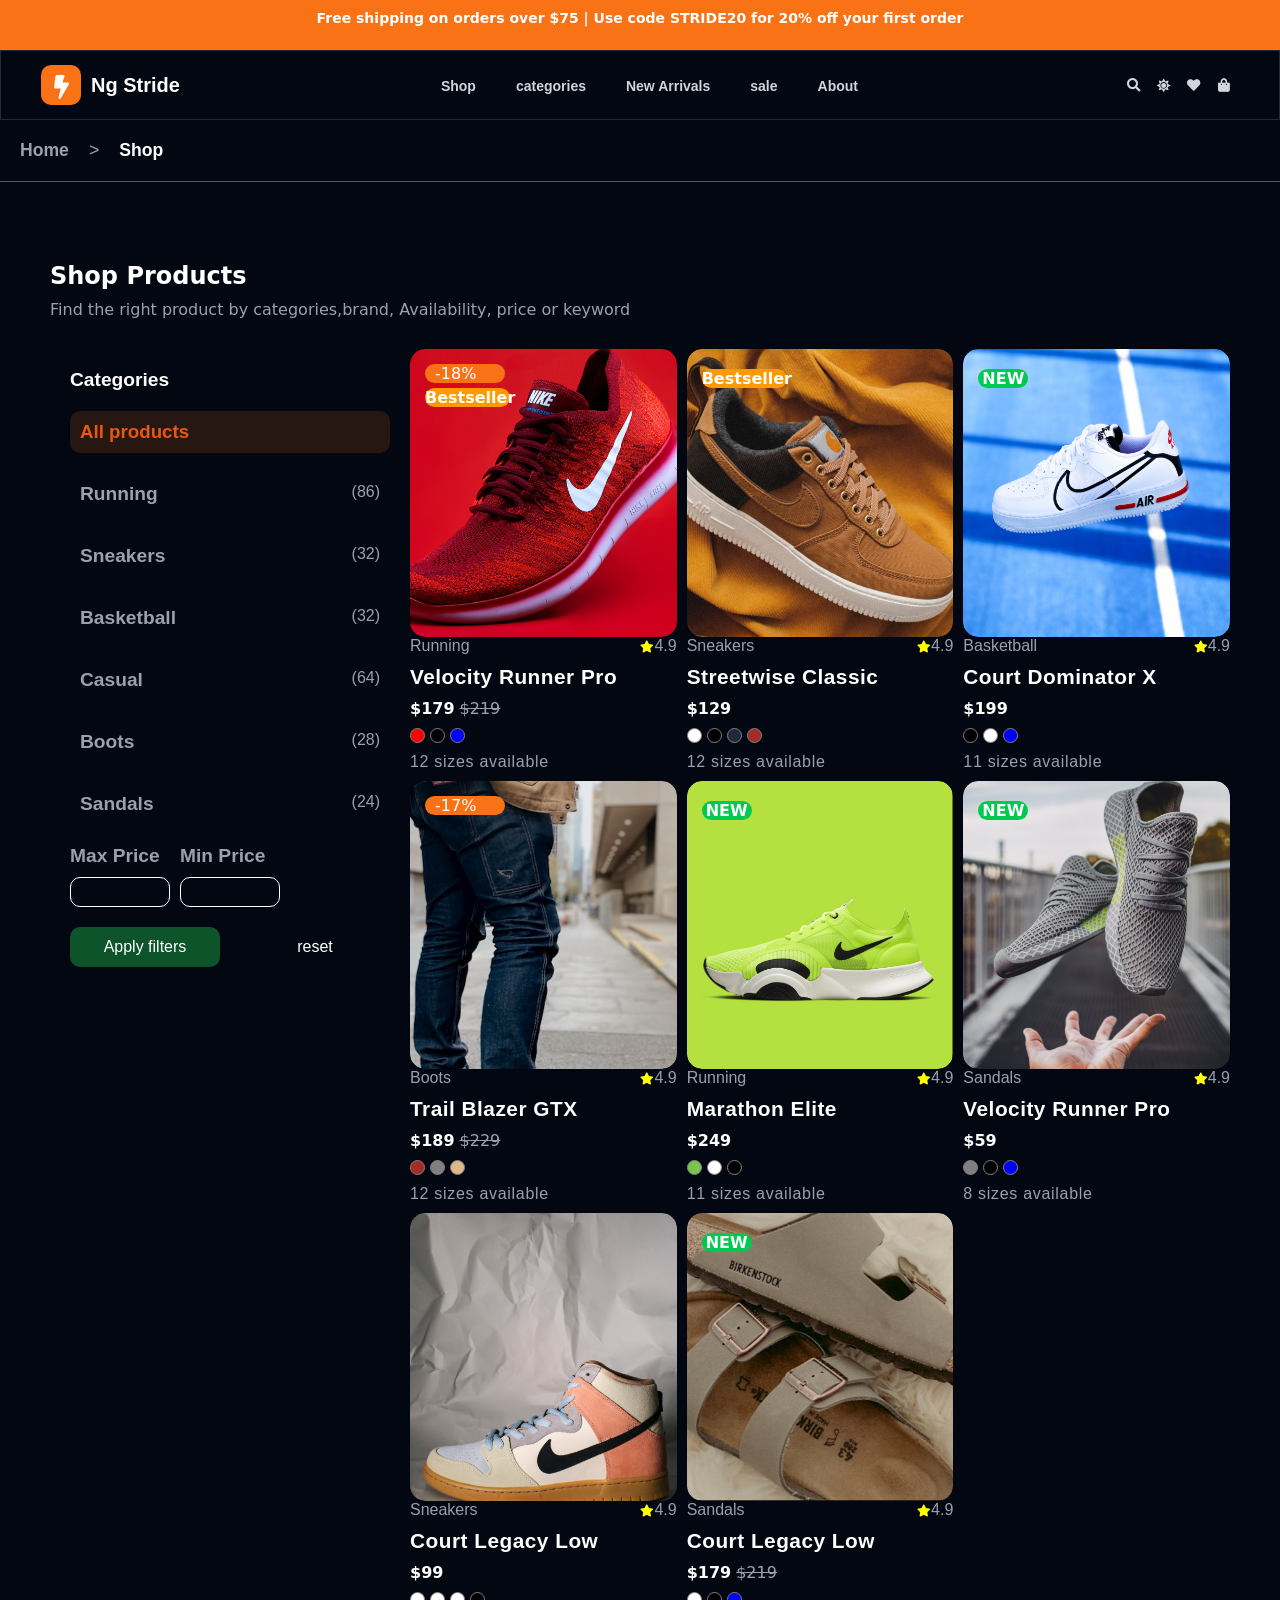
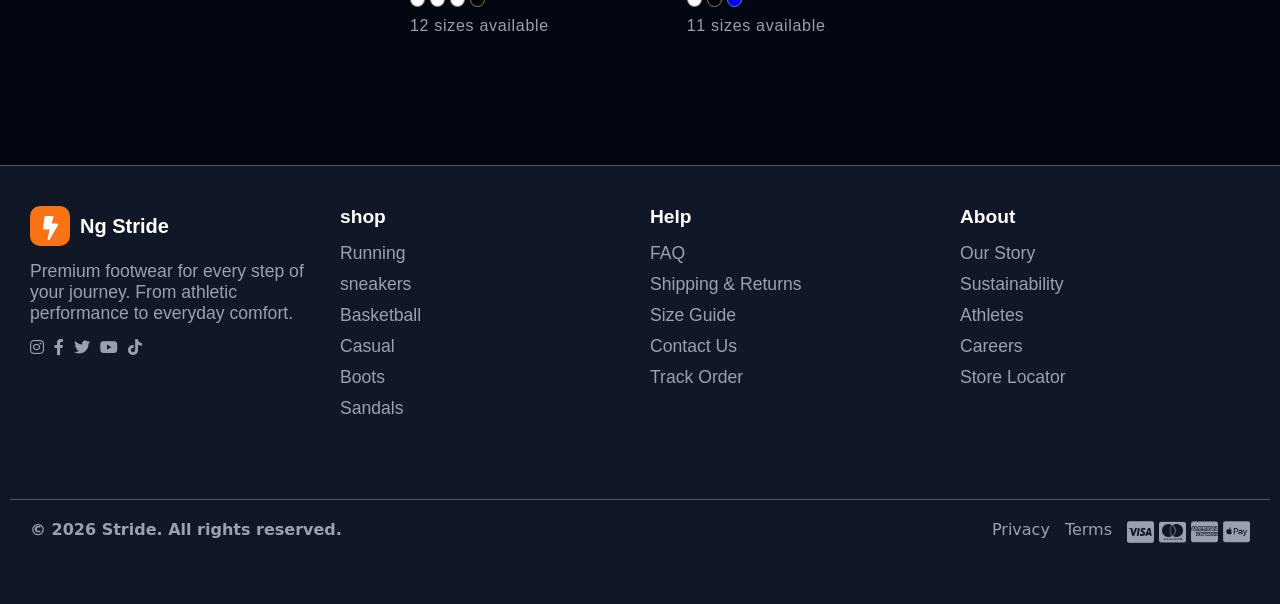
<file: pages/shop.html>
<!DOCTYPE html>
<html lang="en">
<head>
    <meta charset="UTF-8">
    <meta name="viewport" content="width=device-width, initial-scale=1.0">
    <title>Ng Stride</title>
    <link rel="stylesheet" href="../Assets/css/shop.css">
    <link rel="stylesheet" href="../Assets/fontawesome-free-5.15.4-web/css/all.min.css">
</head>
<body>
     <div class="head">
            <h1>Free shipping on orders over $75 | Use code STRIDE20 for 20% off your first order</h1>
         </div>
       
    <header class="header">
         <!-- Header begins -->
                <button class="allbtn" id="togglebtn"><i class="fas fa-bars"></i></button>
            <div class="logocon">
            <i class="fas fa-bolt head"></i>
            <a href="../index.html" class="logo "><strong>Ng Stride</strong></a>
         </div>
    <nav class="navcon" id="nav">
        <ul id="links">
            <li><a href="./shop.html">Shop</a></li>
            <li><a href="./categories.html">categories</a></li>
            <li><a href="./Newarrivals.html">New Arrivals</a></li>
            <li><a href="./sale.html">sale</a></li>
            <li><a href="./about.html">About</a></li>
          <ul class="specials">
            <li><a href="../index.html">wishlist</a></li>
            <li><a href="../index.html">My account</a></li>
          </ul>
        </ul>
          </nav>
         <div class="icons">
            <button class="allbtn">
               <i class="fa fa-search"></i>
            </button>
             <button class="allbtn">
                <i class="fas fa-sun"></i>
             </button>
             <button class="allbtn btn"><a href="./pages/wishlist.html"><i class="fas fa-heart"></i></a></button>
             <button class="allbtn"><a href="./pages/wishlist.html"><i class="fa fa-shopping-bag"></i></a></button>
        </div>
          <!-- Header Ends -->
    </header>
    <!-- main begins -->
     <main>
           <!-- categotry head -->
       <div class="categoryhead">
        <h5><a href="../index.html">Home</a></h5>
        <p>></p>
        <h5>Shop</h5>
       </div>
       <!-- End of category head -->
      <section class="collectioncont">
         <div class="shop">
            <h1>Shop Products</h1>
            <p>Find the right product by categories,brand, Availability, price or keyword</p>
         </div>
         <div class="allproducts">
            
             <form class="filter">
            <h1>Categories</h1>
          <div class="products ">
            <h3>All products</h3>
          </div>
          <div class="category">
            <h2>Running</h2>
             <p>(86)</p>
          </div>
          <div class="category">
             <h2>Sneakers</h2>
              <p>(32)</p>
          </div>
          <div class="category">
             <h2>Basketball</h2>
              <p>(32)</p>
          </div>
          <div class="category">
             <h2>Casual</h2>
              <p>(64)</p>
          </div>
          <div class="category">
             <h2>Boots</h2>
              <p>(28)</p>
          </div>
          <div class="category">
             <h2>Sandals</h2>
              <p>(24)</p>
          </div>
          <div class="price">
            <div class="max">
              <h2>Max Price</h2>
              <input type="text">
            </div>
            <div class="max">
              <h2>Min Price</h2>
              <input type="text">
            </div>
          </div>
          <div class="buttons">
            <button class="apply">Apply filters</button>
            <button class="reset">reset</button>
          </div>
        </form>
        <article class="collectionimages" id="collectionimages">
               <!-- First Image
               <div class="collectionimage1">
                  <div class="opacitycont">
                      <img src="../Assets/images/newlongred shoe.PNG" alt="" class="imagechild1 imagechild3" width="100%">
                  <img src="../Assets/images/longgreenshoe.PNG" alt="" class="imagechild2 imagechild3" width="100%">
                  <div class="bestseller">
                       <p>-18%</p>
                     <h1>Bestseller</h1>
                  </div>
                     <div class="addtocart">
                        <p><i class="fas fa-shopping-bag"></i> Add to cart</p>
                        <i class="fas fa-heart"></i>
                     </div>
                  </div>
                     <div class="velocityRunner">
                        <div class="Running">
                           <p>Running</p>
                           <p><i class="fas fa-star"></i>4.9</p>
                        </div>
                        <h2>velocity Runner Pro</h2>
                        <div class="span">
                           <span>$179</span>
                          <strike>$219</strike>
                        </div>
                        <div class="circles">
                           <p class="redcircle"></p>
                           <p class="blackcircle"></p>
                           <p class="bluecircle"></p>
                        </div>
                        <p class="sizes">
                           12 sizes available
                        </p>
                     </div>
               </div>
               End of first image
                second image
               <div class="collectionimage1">
                  <div class="opacitycont">
                      <img src="../Assets/images/longbrownshoes.PNG" alt="" class="imagechild3" width="100%">
                  <div class="bestseller">
                     <h1>Bestseller</h1>
                  </div>
                     <div class="addtocart">
                        <p><i class="fas fa-shopping-bag"></i> Add to cart</p>
                        <i class="fas fa-heart"></i>
                     </div>
                  </div>
                     <div class="velocityRunner">
                        <div class="Running">
                           <p>Sneakers</p>
                           <p><i class="fas fa-star"></i>4.8</p>
                        </div>
                        <h2>Streetwise Classic</h2>
                        <div class="span">
                           <span>$129</span>
                        </div>
                        <div class="circles">
                           <p class="whitecircle"></p>
                           <p class="blackcircle"></p>
                           <p class="navybluecircle"></p>
                           <p class="browncircle"></p>
                        </div>
                        <p class="sizes">
                           12 sizes available
                        </p>
                     </div>
               </div>
               End of Second image
                Third image
               <div class="collectionimage1">
                  <div class="opacitycont">
                      <img src="../Assets/images/longwhiteshoe.PNG" alt="" class="imagechild3" width="100%">
                  <div class="new">
                     <h1>NEW</h1>
                  </div>
                     <div class="addtocart">
                        <p><i class="fas fa-shopping-bag"></i> Add to cart</p>
                        <i class="fas fa-heart"></i>
                     </div>
                  </div>
                     <div class="velocityRunner">
                        <div class="Running">
                           <p>Basketball</p>
                           <p><i class="fas fa-star"></i>4.7</p>
                        </div>
                        <h2>Court Dominator X</h2>
                        <div class="span">
                           <span>$199</span>
                        </div>
                        <div class="circles">
                           <p class="blackcircle"></p>
                           <p class="whitecircle"></p>
                           <p class="bluecircle"></p>
                        </div>
                        <p class="sizes">
                           11 sizes available
                        </p>
                     </div>
               </div>
               End of Third image
               Fourth Image
               <div class="collectionimage1">
                  <div class="opacitycont">
                      <img src="../Assets/images/trouserspic.PNG" alt="" class="imagechild3" width="100%">
                  <div class="bestseller">
                       <p>-17%</p>
                  </div>
                     <div class="addtocart">
                        <p><i class="fas fa-shopping-bag"></i> Add to cart</p>
                        <i class="fas fa-heart"></i>
                     </div>
                  </div>
                     <div class="velocityRunner">
                        <div class="Running">
                           <p>Boots</p>
                           <p><i class="fas fa-star"></i>4.8</p>
                        </div>
                        <h2>Trail Blazer GTX</h2>
                        <div class="span">
                           <span>$189</span>
                          <strike>$229</strike>
                        </div>
                        <div class="circles">
                           <p class="browncircle"></p>
                           <p class="graycircle"></p>
                           <p class="burlycircle"></p>
                        </div>
                        <p class="sizes">
                           12 sizes available
                        </p>
                     </div>
               </div>
               End of Fourth image
                Fifth image
               <div class="collectionimage1">
                  <div class="opacitycont">
                  <img src="../Assets/images/longgreenshoe.PNG" alt="" class="imagechild3" width="100%">
                  <div class="new">
                     <h1>NEW</h1>
                  </div>
                     <div class="addtocart">
                        <p><i class="fas fa-shopping-bag"></i> Add to cart</p>
                        <i class="fas fa-heart"></i>
                     </div>
                  </div>
                     <div class="velocityRunner">
                        <div class="Running">
                           <p>Running</p>
                           <p><i class="fas fa-star"></i>4.9</p>
                        </div>
                        <h2>Marathon Elite</h2>
                        <div class="span">
                           <span>$249</span>
                        </div>
                        <div class="circles">
                           <p class="lightgreencircle"></p>
                           <p class="whitecircle"></p>
                           <p class="blackcircle"></p>
                        </div>
                        <p class="sizes">
                           11 sizes available
                        </p>
                     </div>
               </div>
               End of fifth image
                Sixth image
               <div class="collectionimage1">
                  <div class="opacitycont">
                      <img src="../Assets/images/grayshoe.PNG" alt="" class="imagechild3" width="100%">
                  <div class="new">
                     <h1>NEW</h1>
                  </div>
                     <div class="addtocart">
                        <p><i class="fas fa-shopping-bag"></i> Add to cart</p>
                        <i class="fas fa-heart"></i>
                     </div>
                  </div>
                     <div class="velocityRunner">
                        <div class="Running">
                           <p>sandals</p>
                           <p><i class="fas fa-star"></i>4.8</p>
                        </div>
                        <h2>velocity Runner Pro</h2>
                        <div class="span">
                           <span>$59</span>
                        </div>
                        <div class="circles">
                           <p class="graycircle"></p>
                           <p class="blackcircle"></p>
                           <p class="bluecircle"></p>
                        </div>
                        <p class="sizes">
                           8 sizes available
                        </p>
                     </div>
               </div>
               End of Sixth image
                Seventh Image
               <div class="collectionimage1">
                  <div class="opacitycont">
                      <img src="../Assets/images/graybackground.PNG" alt="" class="imagechild3" width="100%">
                     <div class="addtocart">
                        <p><i class="fas fa-shopping-bag"></i> Add to cart</p>
                        <i class="fas fa-heart"></i>
                     </div>
                  </div>
                     <div class="velocityRunner">
                        <div class="Running">
                           <p>Sneakers</p>
                           <p><i class="fas fa-star"></i>4.5</p>
                        </div>
                        <h2>Court Legacy Low</h2>
                        <div class="span">
                           <span>$99</span>
                        </div>
                        <div class="circles">
                           <p class="whitecircle"></p>
                           <p class="whitecircle"></p>
                           <p class="whitecircle"></p>
                           <p class="blackcircle"></p>
                        </div>
                        <p class="sizes">
                           12 sizes available
                        </p>
                     </div>
               </div>
               End of seventh image
                  Eighth image
               <div class="collectionimage1">
                  <div class="opacitycont">
                      <img src="../Assets/images/longslippers.PNG" alt="" class="imagechild3" width="100%">
                  <div class="new">
                     <h1>NEW</h1>
                  </div>
                     <div class="addtocart">
                        <p><i class="fas fa-shopping-bag"></i> Add to cart</p>
                        <i class="fas fa-heart"></i>
                     </div>
                  </div>
                     <div class="velocityRunner">
                        <div class="Running">
                           <p>Sandals</p>
                           <p><i class="fas fa-star"></i>4.7</p>
                        </div>
                        <h2>Court Dominator X</h2>
                        <div class="span">
                           <span>$199</span>
                        </div>
                        <div class="circles">
                           <p class="blackcircle"></p>
                           <p class="whitecircle"></p>
                           <p class="bluecircle"></p>
                        </div>
                        <p class="sizes">
                           11 sizes available
                        </p>
                     </div>
               </div> 
               End of Eighth image -->
             </article>
         </div>
      </section>
     </main>
      <!-- main ends -->
       <!-- Footer begins -->
    <footer class="footer">
   <section class="fisrtchildfooter">
   <div class="leftfooter">
      <div class="Ngstridecont">
         <div class="logocont">
            <i class="fas fa-bolt head"></i>
            <a href="../index.html" class="logo "><strong>Ng Stride</strong></a>
         </div>
         <p class="footerpre">
            Premium footwear for every step of your journey. From athletic performance to everyday comfort.
         </p>
         <div class="footericons">
            <i class="fab fa-instagram"></i>
            <i class="fab fa-facebook-f"></i>
            <i class="fab fa-twitter"></i>
            <i class="fab fa-youtube"></i>
            <i class="fab fa-tiktok"></i>
         </div>
      </div>
         <article class="footerlinks">
         <h3>shop</h3>
         <ul class="shoplink">
            <li><a href="#">Running</a></li>
            <li><a href="#">sneakers</a></li>
            <li><a href="#">Basketball</a></li>
            <li><a href="#">Casual</a></li>
            <li><a href="#">Boots</a></li>
            <li><a href="#">Sandals</a></li>
         </ul>
      </article>
       <article class="footerlinks">
         <h3>Help</h3>
         <ul class="shoplink">
            <li><a href="#">FAQ</a></li>
            <li><a href="#">Shipping & Returns</a></li>
            <li><a href="#">Size Guide</a></li>
            <li><a href="#">Contact Us</a></li>
            <li><a href="#">Track Order</a></li>
         </ul>
      </article>
       <article class="footerlinks">
         <h3>About</h3>
         <ul class="shoplink">
            <li><a href="#">Our Story</a></li>
            <li><a href="#">Sustainability</a></li>
            <li><a href="#">Athletes</a></li>
            <li><a href="#">Careers</a></li>
            <li><a href="#">Store Locator</a></li>
         </ul>
      </article>
   </div>
   </section>
   <section class="Secondchildfooter">
      <h4>© 2026 Stride. All rights reserved.</h4>
      <div class="privacy">
         <p>Privacy</p>
         <p>Terms</p>
         <div class="privacyicons">
            <i class="fab fa-cc-visa"></i>
            <i class="fab fa-cc-mastercard"></i>
            <i class="fab fa-cc-amex"></i>
            <i class="fab fa-cc-apple-pay"></i>
         </div>
      </div>
   </section>
    </footer>
    <!-- footer ends -->
    <script src="../Assets/js/header.js"></script>
    <script src="../Assets/js/data.js"></script>
    <script src="../Assets/js/shop.js"></script>
</body>
</html>
</file>
<file: Assets/css/home.css>
@import "./style.css";
@import "./header.css";
@import "./footer.css";
*{
    padding: 0px;
    margin: 0px;
    box-sizing: border-box;
}
.herocont{
    min-height: 100vh;
    width: 100%;
    display: flex;
    /* background:var( --color-gray-900) ; */
    background-image: 
   linear-gradient(rgba(255,255,255,0.05) 1px, transparent 1px),
    linear-gradient(90deg, rgba(255,255,255,0.05)  1px, transparent 1px),
    linear-gradient(135deg, var(--color-gray-900) 60%, var(--color-primary-600));
    background-size: 65px 65px,
                 65px 65px, 
                 cover 
    ;
    background-position: 0 0,
    0 0,
    center;
    color: white;
    position:relative;
    left: 0px;
    right: 0px;
    padding-top: 70px;
    padding-left:70px;
    display: grid;
    flex-direction: column;
    grid-template-columns: 1fr 1fr ;
    overflow: hidden;
    justify-content: center;
    align-items: center;
    padding: 50px;
}
.lefthero{
    display: flex;
    flex-direction: column;
    gap: 20px;
}
.herotitle{
display: flex;
  width: 200px;
  color: var(--color-primary-400);
  background-color: var(--color-primary-550);
  font-size: 1rem;
  border-radius: 20px;
  justify-content: center;
  align-items: center;
  height: 30px;
}
.herocont p{
    display: flex;
    align-items: center;
    justify-content: center;
    gap: 10px;
}
.herocont.fa-bolt{
    font-size: 2px;
    text-align: center;
}
.step{
    display: flex;
    flex-direction: column;
   font-size: 2rem;
  font-family: 'Franklin Gothic Medium', 'Arial Narrow', Arial, sans-serif;
  gap: 2px;
}
.white {
  color: var( --color-primary-100);
 
}
.orange{
   color:var(--color-primary-400) ;
}
.para{
   color: var(--color-gray-400);
   font-size: 1rem;
   font-family:system-ui, -apple-system, BlinkMacSystemFont, 'Segoe UI', Roboto, Oxygen, Ubuntu, Cantarell, 'Open Sans', 'Helvetica Neue', sans-serif;
   font-weight: 400;
   letter-spacing: 0.5px;
   padding: 10px;
}
.ctacont{
   display: flex;
   gap: 10px;
   width: 100%;
   flex-wrap: wrap;
}
.orangebtn {
   width: 150px;
   height: 50px;
   font-size: 19px;
   font-weight: bold;
   font-family: 'Gill Sans', 'Gill Sans MT', Calibri, 'Trebuchet MS', sans-serif;
   border: none;
   background-color: var(--color-primary-500);
   color: var(--color-white);
   border-radius: 40px;
   box-shadow: 0px 5px 8px var(--color-primary-500);
    transition: all 300ms ease-in-out;
}
.orangebtn a{
      color: var(--color-white);
}
.orangebtn:hover{
    box-shadow: 0px 2px 30px var( --color-primary-500);
}
.whitebtn:hover{
    background-color: var(--color-primary-50T
    );
    transition: all 300ms ease-in-out;
}
.whitebtn{
   width: 200px;
   height: 50px;
   font-size: 19px;
   font-weight: bold;
   color: var(--color-white);
   font-family: 'Gill Sans', 'Gill Sans MT', Calibri, 'Trebuchet MS', sans-serif;
   border: 2px solid var(--color-gray-400);
   background-color: transparent;
   border-radius:40px;
    transition: all 300ms ease-in-out;
}
.whitebtn a{
      color: var(--color-white);
}
.herocta{
 display: block;
  flex: 1;
}
 .tablecont{
     width: 100%;
     display: flex;
     flex-direction: column;
    border-top:0.1px solid var(--color-gray-500) ; 
} 
.numcont{
    width: 100%;
    display: flex;
      align-items: center;
     justify-content: center;
    gap: 20px;
}
.tcont{
 display: flex;
 flex-direction: column;
 align-items: center;
 justify-content: center;
 gap: 0px;
 margin-top: 20px;
}
.thead{
  font-size: 1.5rem;
  color: var(--color-white);
   font-family: system-ui, -apple-system, BlinkMacSystemFont, 'Segoe UI', Roboto, Oxygen, Ubuntu, Cantarell, 'Open Sans', 'Helvetica Neue', sans-serif;
}
.thead .fa-star{
    font-size: 10px;
    color: yellow;
}
.happy{
     font-size: 12px;
     font-family: system-ui, -apple-system, BlinkMacSystemFont, 'Segoe UI', Roboto, Oxygen, Ubuntu, Cantarell, 'Open Sans', 'Helvetica Neue', sans-serif;
     color: var(--color-gray-400);
}
.border{
  border-right: 0.1px solid var(--color-gray-500) ;
  padding-right: 10px;
}
.righthero{
    position: relative;
    width: 450px;
    max-width: 600px;
    margin: auto;
    /* overflow: hidden; */
}

.heroimage{
    position: relative;
    width: 100%;
    margin-top: 30px;
    transform: rotate(-6deg);
    animation-name: shoe;
    animation-duration: 4s;
    animation-timing-function: linear;
    animation-delay: 0s;
    animation-iteration-count: infinite;
    
}
@keyframes shoe{
    0%{
        transform: translateY(0px)rotate(-3deg);
     }
    5%{
         transform: translateY(-4px)rotate(-4deg);  
    }
    10%{
        transform: translateY(-20px)rotate(-4deg);
    
    }
    15%{
        transform: translateY(-12px)rotate(-4deg);

    }
    30%{
        transform: translateY(0px)rotate(-4deg);
         
    }
}
.shopNavigate{
    display: flex;
    align-items: center;
    justify-content: center;
    margin-top: 10px;
    color: var(--color-gray-400);
    width: 100%;
    /* background-color: red; */
    grid-column: span 2;
}
.shopNavigate a{
    display: flex;
    flex-direction: column;
    align-items: center;
    justify-content: center;
    gap: 10px;
    color: var(--color-gray-400);
    font-family: system-ui, -apple-system, BlinkMacSystemFont, 'Segoe UI', Roboto, Oxygen, Ubuntu, Cantarell, 'Open Sans', 'Helvetica Neue', sans-serif;
    font-size: 1rem;
     transition: all 300ms ease-in-out;
}
.shopNavigate a:hover{
    color: var(--color-white);
}
.shopNavigate h1{
    display: flex;
    align-items: center;
    justify-content: center;
}
.fa-arrow-down{
    display: flex;
    align-items: center;
    justify-content: center;
    text-align: center;
    /* padding-left: 20px; */
    padding-top: 10px;
    animation: bounce 2s infinite ease-in-out;
    padding-bottom: 5px;
}
@keyframes bounce {
    0% {
        transform: translateY(0);
    }
    50% {
        transform: translateY(-2px);
    }
    100% {
        transform: translateY(5px);
    }
}

.box1{
    height:90px;
    width: 90px;
   background-color: var(--color-primary-500);
     border-radius: 50%;
  display: flex;
  flex-direction: column;
  align-items: center;
  justify-content: center;
  text-align: center;
  position: absolute;
  bottom: 230px;
  right: 0px;
  font-size: 1rem;
}
.box2{
    width: 160px;
    height: 70px;
    display: flex;
    gap: 20px;
    justify-content: center;
    align-items: center;
    background-color: var(--transparentbox-color
    ); 
    /* background: transparent; */
    backdrop-filter: blur(20px);
    position: absolute;
    bottom: 200px;
    right:360px;
    border-radius: 10px;
}
.iconcont{
display: flex;
flex-direction: column;
}
.icon{
display: flex;
align-items: center;
justify-content: center;
height: 30px;
width: 30px;
color: var( --color-transparent-green);
background: var( --bgcolor--transparent-green);
border-radius: 50%;
text-align: center;
margin-bottom: 10px;
padding-top: 5px;
}

.freecont{
    display: flex;
    flex-direction: column;
    text-align: center;
    margin-bottom: 10px;
}
.freecont h3{
 display: flex;
 flex-direction: column;
 
 gap: 10px;
 font-size: 1rem;
 color: var(--color-white);
 font-family: 'Segoe UI', Tahoma, Geneva, Verdana, sans-serif;
}
.freecont p{
 /* padding-left: 40px; */
 font-size: 14px;
 font-family: 'Segoe UI', Tahoma, Geneva, Verdana, sans-serif;
 color: var(--color-gray-400);
}
.box3{
    width: 160px;
    height: 70px;
    display: flex;
    gap: 10px;
    justify-content: center;
    align-items: center;
    background-color: var(--transparentbox-color
    ); 
    /* background: transparent; */
    backdrop-filter: blur(20px);
    position: absolute;
    bottom: 100px;
    right:-10px;
    border-radius: 10px;
}
.icon2{
display: flex;
flex-direction: column;
align-items: center;
justify-content: center;
color: var( --color-primary-600);
background: var(--bgcolor-transparent-color);
height: 30px;
width: 30px;
border-radius: 50%;
text-align: center;
padding-top: 5px;
margin-top: 2px;
margin-left: 5px;
}
.cat{
    display: flex;
    flex-direction: column;
    background-color: var(--color-gray-950);
    padding: 50px 50px;
     padding-top: 100px;
     gap: 40px;
     padding-bottom: 50px;
}
.backgroundcover{
    position: absolute;
    top: 0px;
    bottom: 0px;
    left: 0px;
    right: 0px;
    background: linear-gradient(to bottom, transparent 40%, rgba(6,32,70,0.7));
     transition: all 0.5s linear;
}
.categoryimages{
    display: grid;
    grid-template-columns: repeat(3, 1fr);
    width: 100%;
    /* margin: auto; */
    gap: 20px;
    
}
.categoryimages img{
    width: 100%;
    height: 100%;
    border-radius: 15px;
    object-fit: cover;
    /* position: relative; */
}

.categorycards{
    position: relative;
    overflow: hidden;
    border-radius: 15px;
    cursor: pointer;
}
.realimg{
   transition: all 0.5s linear;
}
.categorycards:hover .realimg{
    transform: scale(1.05);
}

.category{
  display: flex;
  justify-content: space-between;
}
.shopcont{
    display: flex;
    flex-direction: column;
    gap: 10px;
    font-family: system-ui, -apple-system, BlinkMacSystemFont, 'Segoe UI', Roboto, Oxygen, Ubuntu, Cantarell, 'Open Sans', 'Helvetica Neue', sans-serif;
}
.shopCt{
    color: var(--color-white);
    font-size: 2.1rem;
}
.perfect{
       font-size: 1rem;
       color: var(--color-gray-400);
}
.viewcont{
   display: flex;
  font-family: system-ui, -apple-system, BlinkMacSystemFont, 'Segoe UI', Roboto, Oxygen, Ubuntu, Cantarell, 'Open Sans', 'Helvetica Neue', sans-serif;
}
.View{
    font-weight: 600;
    font-size: 1rem;
   color: var(--color-primary-500);
   transition: all 0.5s linear;
}
.View:hover{
    color: var(--color-primary-700);
}
.letterscont{
    position: absolute;
    bottom: 30px;
    left: 10px;
    display: flex;
    flex-direction: column;
    gap: 10px;
}
.title{
    height: 20px;
    width: 100px;
    background: transparent;
    backdrop-filter: blur(14px);
    border-radius: 10px;
     color: var(--color-white);
     font-weight: 400;
     text-align: center;
}
.run{
   font-weight: 700;
   font-family: system-ui, -apple-system, BlinkMacSystemFont, 'Segoe UI', Roboto, Oxygen, Ubuntu, Cantarell, 'Open Sans', 'Helvetica Neue', sans-serif;
   color: var(--color-white);
}
.imagesp{
    font-size: 1.1rem;
   color: var(--color-gray-200);
   font-family: 'Gill Sans', 'Gill Sans MT', Calibri, 'Trebuchet MS', sans-serif;
   font-weight: 400;
}
.shopnow{
    display: flex;
    color: var(--color-white);
    font-family: 'Gill Sans', 'Gill Sans MT', Calibri, 'Trebuchet MS', sans-serif;
    font-size: 1.2rem;
    gap: 10px;
    transition: all 0.5s linear;
}
.categorycards:hover .fa-arrow-right{
    transform: translateX(5px);
}
.collectioncont{
    display: flex;
    flex-direction: column;
    background-color: var(--color-gray-900);
     padding: 50px 50px;
    padding-top: 80px;
    gap: 30px;
    padding-bottom: 100px;
}
.collectionimages{
    display: grid;
    grid-template-columns: repeat(4, 1fr);
    flex-wrap: wrap;
    width: 100%;
    /* margin: auto; */
    gap: 10px;
    transition: all 1s linear;
    object-fit: cover;
    /* border-bottom: 1px solid var(--color-gray-400); */
     padding-bottom: 30px;
}
.collectionimage1{
     display: grid;
       width: 100%;
       /* height: 574.36px; */
     position: relative;
     overflow: hidden;
      transition: all 1s linear;
      cursor: pointer;
       transition: all 0.5s linear;
}
.opacitycont{
    width: 100%;
   height: 288px;
    position: relative;
    overflow: hidden;
    border-radius: 15px;
     transition: all 0.5s linear;
}
.opacitycont img{
     width: 100%;
    height: 100%;
    border-radius: 15px;
    object-fit: cover;
}
.imagechild1{
    width: 100%;
    height: 100%;
    border-radius: 15px;
    transition: all 0.5s linear;
    object-fit: cover;
}
 .collectionimage1 .opacitycont .imagechild1:hover{
    opacity: 0;
    inset: 0;
    transform: scale(1.05);
}
.imagechild2{
    width: 100%;
    height: 100%;
     opacity: 0;
     position: absolute;
     inset: 0px;
     border-radius: 15px;
      transition: all 0.5s linear;
}

.collectionimage1:hover .imagechild2  {
 opacity: 1;
    inset: 1;
    transform: scale(1.05);
}
.imagechild3{
    width: 100%;
    height: 100%;
    border-radius: 15px;
    transition: all 0.5s linear;
}
.collectionimage1:hover .imagechild3{
    transform: scale(1.05);
}
.bestseller{
    display: flex;
    flex-direction: column;
    gap: 5px;
    position: absolute;
    top: 15px;
    left: 15px;
    color: var(--color-white);
    font-family: system-ui, -apple-system, BlinkMacSystemFont, 'Segoe UI', Roboto, Oxygen, Ubuntu, Cantarell, 'Open Sans', 'Helvetica Neue', sans-serif;
}
.bestseller p{
    width: 80px;
    background-color: var(--color-primary-500);
    border-radius: 10px;
    font-weight: 500;
    padding-left: 10px;
}
.bestseller h1{
   font-size: 1rem;
   width: 85px;
   background-color: var(--color-amber-500);
   border-radius: 10px;
   text-align: center;
}
.new{
    display: flex;
    flex-direction: column;
    gap: 5px;
    position: absolute;
    top: 15px;
    left: 15px;
    color: var(--color-white);
    font-family: system-ui, -apple-system, BlinkMacSystemFont, 'Segoe UI', Roboto, Oxygen, Ubuntu, Cantarell, 'Open Sans', 'Helvetica Neue', sans-serif;
}
.new h1{
    font-size: 1rem;
   width: 50px;
   background-color: var( --color-green-500);
   border-radius: 10px;
   text-align: center;
}
.addtocart{
    width: 100%;
    display: flex;
    gap: 5px;
    justify-content: space-between;
    align-items: center;
    position: absolute;
    bottom: 10px;
    font-family: system-ui, -apple-system, BlinkMacSystemFont, 'Segoe UI', Roboto, Oxygen, Ubuntu, Cantarell, 'Open Sans', 'Helvetica Neue', sans-serif;
    opacity: 0;
    transition: all 0.5s linear;
    cursor: pointer;
}
 .collectionimage1:hover .addtocart{
    opacity: 1;
 }
.addtocart p{
      display: flex;
      align-items: center;
      justify-content: center;
      margin-left: 10px;
      gap: 10px;
     width: 100%;
      font-size: 1rem;
      /* min-width: 350px; */
      height: 40px;
     background-color: var(--color-white);
     border-radius: 10px;
     font-weight: 700;
}
.addtocart .fa-heart{
    display: flex;
    align-items: center;
    justify-content: center;
    background-color: var(--color-white);
    height: 40px;
    width: 50px;
    border-radius: 10px;
    font-size: 1.3rem;
}
.addtocart .fa-heart:hover{
    color: red;
}
.velocityRunner{
    display: flex;
    flex-direction: column;
    gap: 10px;
}
.velocityRunner h2{
    color: var(--color-white);
    font-family: 'Gill Sans', 'Gill Sans MT', Calibri, 'Trebuchet MS', sans-serif;
    font-size: 1.3rem;
    letter-spacing: 0.5px;
    cursor: pointer;
    transition: all 0.2s linear;
}
.velocityRunner h2:hover{
    color: var(--color-primary-600);
}
.Running{
    display: flex;
    justify-content: space-between;
    font-family: 'Gill Sans', 'Gill Sans MT', Calibri, 'Trebuchet MS', sans-serif;
    font-weight: 400;
}
.Running p{
   color: var(--color-gray-400);
   font-size: 1rem;
}
.Running .fa-star{
     font-size: 12px;
    color: yellow;
}
.span{
    display: flex;
    gap: 5px;
    color: var(--color-gray-400);
}
.span span{
    color: var(--color-white);
    font-weight: 800;
}
.circles{
    display: flex;
    gap: 5px;
}
.redcircle{
    width: 15px;
    height: 15px;
    background-color: red;
    border-radius: 50%;
    border: 1px solid gray;
}
.blackcircle{
    width: 15px;
    height: 15px;
    background-color: black;
    border-radius: 50%;
    border: 1px solid gray;
}
.bluecircle{
    width: 15px;
    height: 15px;
    background-color: blue;
    border-radius: 50%;
    border: 1px solid gray;
}
.whitecircle{
    width: 15px;
    height: 15px;
    background-color: white;
    border-radius: 50%;
    border: 1px solid gray;
}
.navybluecircle{
    width: 15px;
    height: 15px;
    background-color: var(--color-gray-800);
    border-radius: 50%;
    border: 1px solid gray;
}
.browncircle{
    width: 15px;
    height: 15px;
    border-radius: 50%;
    background-color: brown;
    border: 1px solid gray;
}
.graycircle{
     width: 15px;
    height: 15px;
    border-radius: 50%;
    background-color: gray;
    border: 1px solid gray;
}
.burlycircle{
    width: 15px;
    height: 15px;
    border-radius: 50%;
    background-color: burlywood;
    border: 1px solid gray;
}
.lightgreencircle{
    width: 15px;
    height: 15px;
   border-radius: 50%;
   background-color: var(--color-purchase);
    border: 1px solid gray;
}
.sizes{
  color: var(--color-gray-400);
  font-family: 'Gill Sans', 'Gill Sans MT', Calibri, 'Trebuchet MS', sans-serif;
  letter-spacing: 0.7px;
}
.bordercont{
    margin: 0px;
    margin-top: 10px;
    padding: 0px;
    width: 100%;
    border: 0.5px solid var(--color-gray-700);
}
.freeshippingcont{
    display: grid;
    grid-template-columns: repeat(4 ,1fr);
    gap: 10px;
    margin-top: 20px ;
}
.free{
    display: flex;
    gap: 10px;
    object-fit: cover;
}
.freeicon{
    display: flex;
    align-items: center;
    justify-content: center;
    min-width: 50px;
    height: 50px;
    max-width: 100px;
    background-color: var(--brownicon);
    color: var(--color-primary-400);
    border-radius: 8px;
}
.standard{
    display: flex;
    flex-direction: column;
    font-family: system-ui, -apple-system, BlinkMacSystemFont, 'Segoe UI', Roboto, Oxygen, Ubuntu, Cantarell, 'Open Sans', 'Helvetica Neue', sans-serif;
}
.standard h1{
    font-size: 1.5rem;
    color: var(--color-white);
}
.standard p{
    color: var(--color-gray-400);
}
.newArrivals{
    display: flex;
    flex-direction: column;
    gap: 40px;
    background-color: var(--color-gray-950);
    padding: 50px 50px;
    padding-top: 90px;
}
.dropped{
   display:flex;
   justify-content: center;
   align-items: center;
   gap: 5px;
   color: var(--color-transparent-green);
  width: 150px;
  height: 30px;
  background-color: var( --greencolor);
  border-radius: 20px;
}
.customercont{
    display: flex;
    gap: 20px;
    flex-direction: column;
    margin-top: 70px;
}
.customerslove{
     display: flex;
     flex-direction: column;
     gap: 15px;
     align-items: center;
    justify-content: center;
    font-family: Verdana, Geneva, Tahoma, sans-serif;
}
.customerslove h5{
    display: flex;
    align-items: center;
    justify-content: center;
    width: 150px;
    height: 30px;
    background-color: var(--brownicon);
    color: var(--color-primary-400);
    font-size: 1rem;
    border-radius: 20px;
}
.customerslove h1{
    display: flex;
    font-size: 1.8rem;
    color: var(--color-white);
}
.customerslove p{
    display: flex;
    text-align: center;
    color: var(--color-gray-400);
    font-size: 0.9rem;
}
.commentcont{
    display: grid;
    grid-template-columns: repeat(3, 1fr);
    place-items: center;
    gap: 10px;
    font-family: system-ui, -apple-system, BlinkMacSystemFont, 'Segoe UI', Roboto, Oxygen, Ubuntu, Cantarell, 'Open Sans', 'Helvetica Neue', sans-serif;
}
.comment{
    display: flex;
    max-width:350px;
    height: 250px;
    flex-direction: column;
    gap: 20px;
    background-color: var(--color-gray-900);
    padding-left: 20px;
    object-fit: cover;
    border-radius: 10px;
}
.stars{
   color: yellow;
   margin-top: 10px;
}
.comment h4{
    color: var(--color-gray-300);
    font-size: 1rem;
}
.profilecont{
    display: flex;
    gap: 10px;
    margin-bottom: 10px;
}
.profileimg{
    width: 30px;
    height: 30px;
    border-radius: 100%;
}
.profileinfo{
   display: flex;
   flex-direction: column;
}
.profileinfo h1{
    color: var(--color-white);
    font-size: 1rem;
}
.profileinfo p{
    color: var(--color-gray-400);
}
.happycont{
display: flex;
flex-direction: column;
justify-content: center;
align-items: center;
text-align: center;
  border-top: solid 0.5px var(--color-gray-600);
padding-bottom: 80px;
padding-top: 60px;
margin-top: 50px;
}
.happycont h1{
    color: var(--color-white);
}
.happycont p{
    color: var(--color-gray-400);
    font-size: 1rem;
}
.customerscont{
    display: flex;
    align-items: center;
    justify-content: center;
    gap: 20px;
    flex-wrap: wrap;
}
.customerscont{
    display: flex;
    align-items: center;
    justify-content: center;
    gap: 30px;
    flex-wrap: wrap;
}
.happycustomers{
    border-right: 1px solid var(--color-gray-400);
    padding-right:10px;
    /* padding-left: 30px; */
}
.stepupcont{
     min-height: 100vh;
    width: 100%;
    display: flex;
    align-items: center;
    justify-content: center;
    background-image: 
    linear-gradient(rgba(255,255,255,0.05) 1px, transparent 1px),
    linear-gradient(90deg, rgba(255,255,255,0.05)  1px, transparent 1px),
    linear-gradient(135deg, var(--color-primary-600) );
    background-size: 50px 50px,
                 50px 50px, 
                 cover 
    ;
    background-position: 0 0,
    0 0,
    center;
    position:relative;
    left: 0px;
    right: 0px;
    gap: 30px;
    padding: 50px;
}
.readytostepup{
    display: flex;
    flex-direction: column;
    align-items: center;
    color: var(--color-white);
    justify-content: center;
    gap: 20px;
    font-family: system-ui, -apple-system, BlinkMacSystemFont, 'Segoe UI', Roboto, Oxygen, Ubuntu, Cantarell, 'Open Sans', 'Helvetica Neue', sans-serif;
}
.readytostepup h1{
    font-size: 2.5rem;
    text-align: center;
}
.stridepara{
    text-align: center;
    font-size: 1.2rem;
    font-weight: 500;
    max-width: 570px;
}
.buttons{
   display: flex;
   gap: 10px;
  width: 100%; 
   flex-wrap: wrap;
   margin-top: 20px;
}
.inputcont{
    display: flex;
    justify-content: center;
    align-items: center;
    border-radius: 30px;
      
}
.inputcont:focus-within{
 border: 2px solid var(--color-primary-500);
}
.input{
    display: flex;
    flex-direction: column;
    background: var(--color-primary-50T);
    color:  var(--color-white);
    border-radius: 30px;
     border: 1px solid var(--color-primary-600);
     border: none;
     padding-left: 20px;
     border: 2px solid rgba(255, 250, 250, 0.363);
     font-weight: 500;
     width: 100%;
     padding: 20px;
}
.input::placeholder{
    color:  rgba(255, 250, 250, 0.363);
}
.input:focus{
      border: 2px solid var(--color-white);
      outline: none;
}
.getcont{
    display: flex;
    align-items: center;
    justify-content: center;
    /* width: 150px; */
    border-radius: 30px;
    border: none;
    color: var(--color-primary-500);
    font-weight: 600;
    font-size: 1.2rem;
     padding: 20px;
}
.appscont{
    display: flex;
    flex-direction: column;
    align-items: center;
    justify-content: center;
    margin-top: 100px;
    gap: 30px;
}
.appstorage{
    display: flex;
    align-items: center;
    justify-content: center;
    gap: 30px;
    font-family: system-ui, -apple-system, BlinkMacSystemFont, 'Segoe UI', Roboto, Oxygen, Ubuntu, Cantarell, 'Open Sans', 'Helvetica Neue', sans-serif;
}
.applestore{
    display: flex;
   align-items: center;
    justify-content: center;
    width: 150px;
    height: 60px;
    gap: 10px;
    border-radius: 10px;
 background-color: rgba(17, 17, 17, 0.85);
 transition: all 0.5s ease-in-out;
 cursor: pointer;
}
.applestore:hover{
    background-color: rgba(0, 0, 0, 1);
}
.applecont span{
    font-size: 0.7rem;
    color: var(--color-gray-400);
}
.Strideclub{
    display: flex;
    flex-direction: column;
     justify-content: space-between;
    background-color: var(--color-gray-900);
     padding: 50px 50px;
    padding-top: 50px;
}
.joincont{
    display: flex;
    justify-content: space-between;
    gap: 10px;
}
.join h3{
    color: var(--color-white);
    font-size: 1.3rem;
}
.join{
    display: flex;
    flex-direction: column;
    align-items: flex-start;
    gap: 10px;
}
.join p{
     color: var(--color-gray-400);
    font-size: 1.1rem;
   font-weight: 500;
    text-align: start;
}
.subscribe{
    display: flex;
    gap: 10px;
     font-family: system-ui, -apple-system, BlinkMacSystemFont, 'Segoe UI', Roboto, Oxygen, Ubuntu, Cantarell, 'Open Sans', 'Helvetica Neue', sans-serif;
}
.enteremail{
    border: none;
    padding: 20px 60px;
    background: transparent;
    border: 1px solid var(--color-gray-400);
    border-radius: 20px ;
    color: white;
}
.enteremail:focus{
outline: none;
 border: 6px double var(--color-primary-500);
}
.subbtn{
    padding: 20px 40px;
    border-radius: 10px;
    border: none;
    color: var(--color-white);
    background-color: var(--color-primary-600);
    font-size: 1rem;
    font-weight: 700;
    cursor: pointer;
    transition: all 0.5s ease-in;
}
.subbtn:hover{
       background-color: var(--color-primary-800);
    }
@media screen and (max-width:1023px){
    .herocont{
        padding-top: 90px;
        display: grid;
        grid-template-columns: 1fr;
        padding-left: 20px;
        padding-right: 20px;
        gap: 20px;

    }
    .ctacont{
        flex-direction: column;
        align-items: center;
    }
    .orangebtn,.whitebtn{
        display: block;
        width: 80%;
        padding: 15px ;
    }

    .lefthero{
        display: flex;
        align-items: center;
        justify-content: center;
    }
.step{
   display: flex;
    flex-direction: column;
   font-size: 1.5rem;
   font-family: 'Franklin Gothic Medium', 'Arial Narrow', Arial, sans-serif;
   gap: 2px;
   }
.para{
   font-size: 1.1rem;
   text-align: center;
   /* width: 500px; */
}  
.shopNavigate{
    display: flex;
    align-items: center;
    justify-content: center;
    margin-top: 10px;
    color: var(--color-gray-400);
    grid-column: span 1;
    /* width: 100%; */
}
.categoryimages{
    display: grid;
    grid-template-columns: repeat(2, 1fr);
    /* margin: auto; */
      width: 100%;
}
.redshoe{
grid-column: 1/3;
width: 100%;
}
.collectionimages{
    display: grid;
    grid-template-columns: repeat(2, 1fr);
    width: 100%;
  
}
.opacitycont{
    width: 100%;
    height: 422px;
}
.cat{
      display: flex;
    flex-direction: column;
    background-color: var(--color-gray-950);
    padding: 20px 20px;
     padding-top: 100px;
     gap: 40px;
     padding-bottom: 50px;
}
.collectioncont{
    display: flex;
    flex-direction: column;
     padding: 20px 20px;
    padding-top: 80px;
     padding-bottom: 100px;
}
.freeshippingcont{
    display: grid;
    grid-template-columns: repeat(2,1fr);
}
.newArrivals{
     display: flex;
    flex-direction: column;
    background-color: var(--color-gray-950);
     padding: 20px 20px;
    padding-top: 90px;
}
.commentcont{
        display: grid;
        grid-template-columns: 1fr;
        place-items: center;
    }
    .comment{
    display: flex;
     /* min-width:450px; */
    max-width:100%;
     height: 210px;
    flex-direction: column;
    gap: 20px;
    background-color: var(--color-gray-900);
    padding-left: 20px;
    object-fit: cover;
    border-radius: 10px;
}
.Strideclub{
     display: flex;
     justify-content: center;
     align-items: center;
    background-color: var(--color-gray-900);
     padding: 50px ;
    padding-top: 50px;
}
.joincont{
    display: flex;
    flex-direction: column;
    justify-content: center;
    align-items: center;
    gap: 10px;
}
.join{
    display: flex;
    flex-direction: column;
    align-items: center;
    justify-content: center;
    gap: 10px;
    text-align: justify;
}
.join p{
    color: var(--color-gray-400);
    font-size: 1.1rem;
   font-weight: 500;
   text-align: center;
}
}
@media screen and (max-width:640px){
    .heroimage{
        width: 90%;
    }
    .righthero{
        max-width: 350px;
    }
    .box1{
        position: absolute;
        right: 30px;
        bottom: 160px;
    }
    .box2{
        position: absolute;
        left: 0px;
        bottom: 150px;
    }
    .box3{
        position: absolute;
        right: 0px;
        bottom: 35px;
    }
    .categoryimages{
        display: grid;
        grid-template-columns: 1fr;
        margin: auto;
    }
    .redshoe{
        grid-column: auto;
    }
    .category{
        display: flex;
        flex-direction: column;
        justify-content: center;
        align-items: center;
    }
    .shopCt{
        font-size: 2rem;
    }
    .perfect{
        font-size: 1.2rem;
    }
    .collectioncont{
         display: flex;
         flex-direction: column;
         padding: 30px ;
         padding-top: 80px;
          padding-bottom: 100px;
    }
    .collectionimages{
        display: grid;
        grid-template-columns: 1fr;
        margin: auto;
    
    }
    .cat{
          display: flex;
    flex-direction: column;
    background-color: var(--color-gray-950);
    padding: 20px 20px;
     padding-top: 100px;
     gap: 40px;
     padding-bottom: 50px;
    }
    .opacitycont{
        width: 100%;
        height: 422px;
    }
    .freeshippingcont{
        display: grid;
        grid-template-columns: 1fr;
        gap: 20px;
    }
    .newArrivals{
     display: flex;
    flex-direction: column;
    background-color: var(--color-gray-950);
     padding: 20px 20px;
    padding-top: 90px;
    }
    .newcont{
      display: flex;
      flex-direction: column;
      align-items: center;
      justify-content: center;
      gap: 10px;
    }
    .commentcont{
        display: grid;
        grid-template-columns: 1fr;
        place-items: center;
    }
    .comment{
    display: flex;
    max-width: 100%;
     height: 210px;
    flex-direction: column;
    gap: 20px;
    background-color: var(--color-gray-900);
}
.buttons{
    display: flex;
    flex-direction: column;
}
.subscribe{
    display: flex;
    flex-direction: column;
    gap: 10px;
}
}
</file>
<file: Assets/css/about.css>
@import "./style.css";
@import "./header.css";
@import "./footer.css";
*{
    margin: 0px;
    padding: 0px;
    box-sizing: border-box;
}
.categoryhead{
    display: flex;
    gap: 20px;
     border-bottom: solid 0.5px var(--color-gray-600);
    padding: 20px;
    background-color: var(--color-gray-950);
    font-family: 'Gill Sans', 'Gill Sans MT', Calibri, 'Trebuchet MS', sans-serif;
}
.categoryhead h5 a{
      color: var(--color-gray-400);
      font-size: 1.1rem;
}
.categoryhead p{
    text-align: center;
      color: var(--color-gray-400);
      font-size: 1.1rem;
}
.categoryhead h5{
     color: var(--color-white);
      font-size: 1.1rem;
}
.fashion{
     display: flex;
     flex-direction: column;
     gap: 20px;
     align-items: center;
    justify-content: center;
    font-family: Verdana, Geneva, Tahoma, sans-serif;
   background-color: var(--color-gray-900);
   padding: 20px;
   padding-bottom: 80px;
   padding-top: 80px;
}
.fashion h5{
    display: flex;
    align-items: center;
    justify-content: center;
    width: 150px;
    height: 30px;
    background-color: var(--brownicon);
    color: var(--color-primary-400);
    font-size: 0.8rem;
    border-radius: 20px;
}
.fashion h3{
    display: flex;
    font-size: 2rem;
    color: var(--color-white);
    text-align: center;
}
.fashion p{
    display: flex;
    text-align: center;
    color: var(--color-gray-400);
    font-size: 1rem;
    max-width: 800px;
}
.whatwedo{
    display: flex;
    flex-direction: column;
    background-color: var(--color-gray-950);
     border-top: solid 0.5px var(--color-gray-600);
    padding: 30px;
   padding-bottom: 40px;
   padding-top: 60px;
   font-family: Verdana, Geneva, Tahoma, sans-serif;
}
.whatwedocont{
    display: grid;
    grid-template-columns: repeat(2, 1fr);
    gap: 20px;
}
.whatweoffer{
    display: flex;
    flex-direction: column;
    align-items: center;
    justify-content: center;
    gap: 20px;
}
.whatweoffer h1{
    display: flex;
    font-size: 2rem;
    color: var(--color-white);
    text-align: center;
}
.whatweoffer p{
    display: flex;
    /* text-align: center; */
    color: var(--color-gray-400);
    font-size: 1rem;

}
.imaage{
    display: flex;
    width: 100%;
    border-radius: 10px;
}
.clothingbg{
    display: flex;
    width: 100%;
    border-radius: 10px;
}
.tablecont{
     display: flex;
    flex-direction: column;
    background-color: var(--color-gray-950);
     border-top: solid 0.5px var(--color-gray-600);
    padding: 30px;
   padding-bottom: 40px;
   padding-top: 30px;
   font-family: Verdana, Geneva, Tahoma, sans-serif;
}
.happycont{
    display: grid;
    grid-template-columns: repeat(4, 1fr);
    gap: 40px;
    place-items: center;
}
.happycont h1{
     display: flex;
     align-items: center;
    font-size: 1.5rem;
    color: var(--color-white);
    text-align: center;
    justify-content: center;
}
.happycont p{
     display: flex;
     align-items: center;
     justify-content: center;
    /* text-align: center; */
    color: var(--color-gray-400);
    font-size: 0.9rem;

}
.stepupcont{
     min-height: 100vh;
    width: 100%;
    display: flex;
    align-items: center;
    justify-content: center;
    background-image: 
    linear-gradient(rgba(255,255,255,0.05) 1px, transparent 1px),
    linear-gradient(90deg, rgba(255,255,255,0.05)  1px, transparent 1px),
    linear-gradient(135deg, var(--color-primary-600) );
    background-size: 50px 50px,
                 50px 50px, 
                 cover 
    ;
    background-position: 0 0,
    0 0,
    center;
    position:relative;
    left: 0px;
    right: 0px;
    gap: 30px;
    padding: 50px;
}
.readytostepup{
    display: flex;
    flex-direction: column;
    align-items: center;
    color: var(--color-white);
    justify-content: center;
    gap: 20px;
    font-family: system-ui, -apple-system, BlinkMacSystemFont, 'Segoe UI', Roboto, Oxygen, Ubuntu, Cantarell, 'Open Sans', 'Helvetica Neue', sans-serif;
}
.readytostepup h1{
    font-size: 2.5rem;
    text-align: center;
}
.stridepara{
    text-align: center;
    font-size: 1.2rem;
    font-weight: 500;
    max-width: 570px;
}
.buttons{
   display: flex;
   gap: 10px;
  width: 100%; 
   flex-wrap: wrap;
   margin-top: 20px;
}
.inputcont{
    display: flex;
    justify-content: center;
    align-items: center;
    border-radius: 30px;
      
}
.inputcont:focus-within{
 border: 2px solid var(--color-primary-500);
}
.input{
    display: flex;
    flex-direction: column;
    background: var(--color-primary-50T);
    color:  var(--color-white);
    border-radius: 30px;
     border: 1px solid var(--color-primary-600);
     border: none;
     padding-left: 20px;
     border: 2px solid rgba(255, 250, 250, 0.363);
     font-weight: 500;
     width: 100%;
     padding: 20px;
}
.input::placeholder{
    color:  rgba(255, 250, 250, 0.363);
}
.input:focus{
      border: 2px solid var(--color-white);
      outline: none;
}
.getcont{
    display: flex;
    align-items: center;
    justify-content: center;
    /* width: 150px; */
    border-radius: 30px;
    border: none;
    color: var(--color-primary-500);
    font-weight: 600;
    font-size: 1.2rem;
     padding: 20px;
}
.appscont{
    display: flex;
    flex-direction: column;
    align-items: center;
    justify-content: center;
    margin-top: 100px;
    gap: 30px;
}
.appstorage{
    display: flex;
    align-items: center;
    justify-content: center;
    gap: 30px;
    font-family: system-ui, -apple-system, BlinkMacSystemFont, 'Segoe UI', Roboto, Oxygen, Ubuntu, Cantarell, 'Open Sans', 'Helvetica Neue', sans-serif;
}
.applestore{
    display: flex;
   align-items: center;
    justify-content: center;
    width: 150px;
    height: 60px;
    gap: 10px;
    border-radius: 10px;
 background-color: rgba(17, 17, 17, 0.85);
 transition: all 0.5s ease-in-out;
 cursor: pointer;
}
.applestore:hover{
    background-color: rgba(0, 0, 0, 1);
}
.applecont span{
    font-size: 0.7rem;
    color: var(--color-gray-400);
}
.Strideclub{
    display: flex;
    flex-direction: column;
     justify-content: space-between;
    background-color: var(--color-gray-900);
     padding: 50px 50px;
    padding-top: 50px;
}
.joincont{
    display: flex;
    justify-content: space-between;
    gap: 10px;
}
.join h3{
    color: var(--color-white);
    font-size: 1.3rem;
}
.join{
    display: flex;
    flex-direction: column;
    align-items: flex-start;
    gap: 10px;
}
.join p{
     color: var(--color-gray-400);
    font-size: 1.1rem;
   font-weight: 500;
    text-align: start;
}
.subscribe{
    display: flex;
    gap: 10px;
     font-family: system-ui, -apple-system, BlinkMacSystemFont, 'Segoe UI', Roboto, Oxygen, Ubuntu, Cantarell, 'Open Sans', 'Helvetica Neue', sans-serif;
}
.enteremail{
    border: none;
    padding: 20px 60px;
    background: transparent;
    border: 1px solid var(--color-gray-400);
    border-radius: 20px ;
    color: white;
}
.enteremail:focus{
outline: none;
 border: 6px double var(--color-primary-500);
}
.subbtn{
    padding: 20px 40px;
    border-radius: 10px;
    border: none;
    color: var(--color-white);
    background-color: var(--color-primary-600);
    font-size: 1rem;
    font-weight: 700;
    cursor: pointer;
    transition: all 0.5s ease-in;
    .subbtn:hover{
       background-color: var(--color-primary-800);
    }
}
    .meetcont{
    flex-direction: column;
    gap: 20px;
  align-items: center;
   justify-content: center;
   font-family: Verdana, Geneva, Tahoma, sans-serif;
   background-color: var(--color-gray-900);
   padding: 20px;
   padding-bottom: 80px;
   padding-top: 80px;
    }
 .meetteam{
    display: flex;
    flex-direction: column;
    gap: 20px;
 }
 .meetpeople{
    display: flex;
    flex-direction: column;
    align-items: center;
    justify-content: center;
    gap: 10px;
 }
 .meetpeople h1{
     display: flex;
    font-size: 1.5rem;
    color: var(--color-white);
    text-align: center;
 }
 .meetpeople p{
     display: flex;
    text-align: center;
    color: var(--color-gray-400);
    font-size: 0.9rem;
 }
 .meetimg{
      display: grid;
      grid-template-columns: repeat(4, 1fr);
      gap: 10px;
      place-items: center;
      object-fit: cover;
 }
 .img{
    display: flex;
    flex-direction: column;
    justify-content: center;
    align-items: center;
    width: 100%;
 }
 .img h1{
     display: flex;
    font-size: 1.5rem;
    color: var(--color-white);
    text-align: center;
 }
 .img p{
      display: flex;
    text-align: center;
    color: var(--color-gray-400);
    font-size: 0.9rem;
 }
 .imagemeet{
    width: 50%;
    border-radius: 50%;
 }
 .newimg{
    width: 50%;
     /* width:100px ;
    height: 100px; */
    border-radius: 50%;
 }
@media screen and (max-width:1023px){
    .happycont{
    display: grid;
    grid-template-columns: repeat(2, 1fr);
    place-items: center;
}
.Strideclub{
     display: flex;
     justify-content: center;
     align-items: center;
    background-color: var(--color-gray-900);
     padding: 50px 50px;
    padding-top: 50px;
}
.joincont{
    display: flex;
    flex-direction: column;
    justify-content: center;
    align-items: center;
    gap: 10px;
}
.join{
    display: flex;
    flex-direction: column;
    align-items: center;
    justify-content: center;
    gap: 10px;
    text-align: justify;
}
.join p{
    color: var(--color-gray-400);
    font-size: 1.1rem;
   font-weight: 500;
   text-align: center;
}
.meetimg{
    display: grid;
    grid-template-columns: repeat(2, 1fr);
    place-items: center;
}
}
@media screen and (max-width:640px){
.whatwedocont{
    display: grid;
    grid-template-columns: 1fr;
}
.happycont{
    display: grid;
    grid-template-columns: 1fr;
    place-items: center;
}
.buttons{
    display: flex;
    flex-direction: column;
}
.meetimg{
    display: grid;
    grid-template-columns: 1fr;
    place-items: center;
    object-fit: cover;
}
.subscribe{
    display: flex;
    flex-direction: column;
    gap: 10px;
}
}
</file>
<file: Assets/css/categories.css>
@import "./style.css";
@import "./header.css";
@import "./footer.css";
*{
    margin: 0px;
    padding: 0px;
    box-sizing: border-box;
}
.categoryhead{
    display: flex;
    gap: 20px;
     border-bottom: solid 0.5px var(--color-gray-600);
    padding: 20px;
    background-color: var(--color-gray-950);
    font-family: 'Gill Sans', 'Gill Sans MT', Calibri, 'Trebuchet MS', sans-serif;
}
.cat{
    display: flex;
    flex-direction: column;
    background-color: var(--color-gray-950);
    padding: 50px 50px;
     padding-top: 100px;
     gap: 40px;
     padding-bottom: 50px;
     
}
.categoryhead h5 a{
      color: var(--color-gray-400);
      font-size: 1.1rem;
}
.categoryhead p{
    text-align: center;
      color: var(--color-gray-400);
      font-size: 1.1rem;
}
.categoryhead h5{
     color: var(--color-white);
      font-size: 1.1rem;
}
.backgroundcover{
    position: absolute;
    top: 0px;
    bottom: 0px;
    left: 0px;
    right: 0px;
    background: linear-gradient(to bottom, transparent 40%, rgba(6,32,70,0.7));
     transition: all 0.5s linear;
}
.categoryimages{
    display: grid;
    grid-template-columns: repeat(3, 1fr);
    width: 100%;
    /* margin: auto; */
    gap: 20px;
    
}
.categoryimages img{
    width: 100%;
    height: 100%;
    border-radius: 15px;
    object-fit: cover;
    /* position: relative; */
}

.categorycards{
    position: relative;
    overflow: hidden;
    border-radius: 15px;
    cursor: pointer;
}
.realimg{
   transition: all 0.5s linear;
}
.categorycards:hover .realimg{
    transform: scale(1.05);
}

.category{
  display: flex;
  justify-content: space-between;
}
.shopcont{
    display: flex;
    flex-direction: column;
    gap: 10px;
    font-family: system-ui, -apple-system, BlinkMacSystemFont, 'Segoe UI', Roboto, Oxygen, Ubuntu, Cantarell, 'Open Sans', 'Helvetica Neue', sans-serif;
}
.shopCt{
    color: var(--color-white);
    font-size: 2.1rem;
}
.perfect{
       font-size: 1rem;
       color: var(--color-gray-400);
}
.viewcont{
   display: flex;
  font-family: system-ui, -apple-system, BlinkMacSystemFont, 'Segoe UI', Roboto, Oxygen, Ubuntu, Cantarell, 'Open Sans', 'Helvetica Neue', sans-serif;
}
.View{
    font-weight: 600;
    font-size: 1rem;
   color: var(--color-primary-500);
   transition: all 0.5s linear;
}
.View:hover{
    color: var(--color-primary-700);
}
.letterscont{
    position: absolute;
    bottom: 30px;
    left: 10px;
    display: flex;
    flex-direction: column;
    gap: 10px;
}
.title{
    height: 20px;
    width: 100px;
    background: transparent;
    backdrop-filter: blur(14px);
    border-radius: 10px;
     color: var(--color-white);
     font-weight: 400;
     text-align: center;
}
.run{
   font-weight: 700;
   font-family: system-ui, -apple-system, BlinkMacSystemFont, 'Segoe UI', Roboto, Oxygen, Ubuntu, Cantarell, 'Open Sans', 'Helvetica Neue', sans-serif;
   color: var(--color-white);
}
.imagesp{
    font-size: 1.1rem;
   color: var(--color-gray-200);
   font-family: 'Gill Sans', 'Gill Sans MT', Calibri, 'Trebuchet MS', sans-serif;
   font-weight: 400;
}
.shopnow a{
    display: flex;
    color: var(--color-white);
    font-family: 'Gill Sans', 'Gill Sans MT', Calibri, 'Trebuchet MS', sans-serif;
    font-size: 1.2rem;
    gap: 10px;
    transition: all 0.5s linear;
}
.categorycards:hover .fa-arrow-right{
    transform: translateX(5px);
}
.allcatcard{
    display: flex;
    flex-direction: column;
    gap: 40px;
}
.stepupcont{
     min-height: 100vh;
    width: 100%;
    display: flex;
    align-items: center;
    justify-content: center;
    background-image: 
    linear-gradient(rgba(255,255,255,0.05) 1px, transparent 1px),
    linear-gradient(90deg, rgba(255,255,255,0.05)  1px, transparent 1px),
    linear-gradient(135deg, var(--color-primary-600) );
    background-size: 50px 50px,
                 50px 50px, 
                 cover 
    ;
    background-position: 0 0,
    0 0,
    center;
    position:relative;
    left: 0px;
    right: 0px;
    gap: 30px;
    padding: 50px;
}
.readytostepup{
    display: flex;
    flex-direction: column;
    align-items: center;
    color: var(--color-white);
    justify-content: center;
    gap: 20px;
    font-family: system-ui, -apple-system, BlinkMacSystemFont, 'Segoe UI', Roboto, Oxygen, Ubuntu, Cantarell, 'Open Sans', 'Helvetica Neue', sans-serif;
}
.readytostepup h1{
    font-size: 2.5rem;
    text-align: center;
}
.stridepara{
    text-align: center;
    font-size: 1.2rem;
    font-weight: 500;
    max-width: 570px;
}
.buttons{
   display: flex;
   gap: 10px;
  width: 100%; 
   flex-wrap: wrap;
   margin-top: 20px;
}
.inputcont{
    display: flex;
    justify-content: center;
    align-items: center;
    border-radius: 30px;
      
}
.inputcont:focus-within{
 border: 2px solid var(--color-primary-500);
}
.input{
    display: flex;
    flex-direction: column;
    background: var(--color-primary-50T);
    color:  var(--color-white);
    border-radius: 30px;
     border: 1px solid var(--color-primary-600);
     border: none;
     padding-left: 20px;
     border: 2px solid rgba(255, 250, 250, 0.363);
     font-weight: 500;
     width: 100%;
     padding: 20px;
}
.input::placeholder{
    color:  rgba(255, 250, 250, 0.363);
}
.input:focus{
      border: 2px solid var(--color-white);
      outline: none;
}
.getcont{
    display: flex;
    align-items: center;
    justify-content: center;
    /* width: 150px; */
    border-radius: 30px;
    border: none;
    color: var(--color-primary-500);
    font-weight: 600;
    font-size: 1.2rem;
     padding: 20px;
}
.appscont{
    display: flex;
    flex-direction: column;
    align-items: center;
    justify-content: center;
    margin-top: 100px;
    gap: 30px;
}
.appstorage{
    display: flex;
    align-items: center;
    justify-content: center;
    gap: 30px;
    font-family: system-ui, -apple-system, BlinkMacSystemFont, 'Segoe UI', Roboto, Oxygen, Ubuntu, Cantarell, 'Open Sans', 'Helvetica Neue', sans-serif;
}
.applestore{
    display: flex;
   align-items: center;
    justify-content: center;
    width: 150px;
    height: 60px;
    gap: 10px;
    border-radius: 10px;
 background-color: rgba(17, 17, 17, 0.85);
 transition: all 0.5s ease-in-out;
 cursor: pointer;
}
.applestore:hover{
    background-color: rgba(0, 0, 0, 1);
}
.applecont span{
    font-size: 0.7rem;
    color: var(--color-gray-400);
}
.Strideclub{
    display: flex;
    flex-direction: column;
     justify-content: space-between;
    background-color: var(--color-gray-900);
     padding: 50px 50px;
    padding-top: 50px;
}
.joincont{
    display: flex;
    justify-content: space-between;
    gap: 10px;
}
.join h3{
    color: var(--color-white);
    font-size: 1.3rem;
}
.join{
    display: flex;
    flex-direction: column;
    align-items: flex-start;
    gap: 10px;
}
.join p{
     color: var(--color-gray-400);
    font-size: 1.1rem;
   font-weight: 500;
    text-align: start;
}
.subscribe{
    display: flex;
    gap: 10px;
     font-family: system-ui, -apple-system, BlinkMacSystemFont, 'Segoe UI', Roboto, Oxygen, Ubuntu, Cantarell, 'Open Sans', 'Helvetica Neue', sans-serif;
}
.enteremail{
    border: none;
    padding: 20px 60px;
    background: transparent;
    border: 1px solid var(--color-gray-400);
    border-radius: 20px ;
    color: white;
}
.enteremail:focus{
outline: none;
 border: 6px double var(--color-primary-500);
}
.subbtn{
    padding: 20px 40px;
    border-radius: 10px;
    border: none;
    color: var(--color-white);
    background-color: var(--color-primary-600);
    font-size: 1rem;
    font-weight: 700;
      cursor: pointer;
    transition: all 0.5s ease-in;
    }
    .subbtn:hover{
       background-color: var(--color-primary-800);
    }
@media screen and (max-width:1023px) {
    .categoryimages{
    display: grid;
    grid-template-columns: repeat(2, 1fr);
    /* margin: auto; */
      width: 100%;
}
.cat{
      display: flex;
    flex-direction: column;
    background-color: var(--color-gray-950);
    padding: 20px 20px;
     padding-top: 100px;
     gap: 40px;
     padding-bottom: 50px;
}
.Strideclub{
     display: flex;
     justify-content: center;
     align-items: center;
    background-color: var(--color-gray-900);
     padding: 50px 50px;
    padding-top: 50px;
}
.joincont{
    display: flex;
    flex-direction: column;
    justify-content: center;
    align-items: center;
    gap: 10px;
}
.join{
    display: flex;
    flex-direction: column;
    align-items: center;
    justify-content: center;
    gap: 10px;
    text-align: justify;
}
.join p{
    color: var(--color-gray-400);
    font-size: 1.1rem;
   font-weight: 500;
   text-align: center;
}
}
@media screen and (max-width:640px){
    .categoryimages{
        display: grid;
        grid-template-columns: 1fr;
        margin: auto;
    }
    .category{
        display: flex;
        flex-direction: column;
        justify-content: center;
        align-items: center;
    }
    .buttons{
    display: flex;
    flex-direction: column;
      }
    .subscribe{
    display: flex;
    flex-direction: column;
    gap: 10px;
}
}
</file>
<file: Assets/css/Categoriesdetails.css>
@import "./style.css";
@import "./header.css";
@import "./footer.css";
*{
    margin: 0px;
    padding: 0px;
    box-sizing: border-box;
}
.allcat{
    display: flex;
    flex-direction: column;
    gap: 20px;
    background-color: var(--color-gray-900);
    padding: 50px 50px;
    padding-top: 50px;
}
.allcat a{
      color: var( --color-primary-400);
      font-weight: 500;
}
.allcat a:hover{
     text-decoration: underline;
}
.allcat h1{
    color: var(--color-white);
    font-size: 2.3rem;
}
.allcat h5{
    color: var(--color-gray-400);
    font-weight: 500;
    font-size: 1.2rem;
}
.allcat p{
    color: var(--color-gray-600);
    font-weight: 600;
}
.collectioncont{
   display: grid;
    grid-template-columns: repeat(3, 1fr);
    background-color: var(--color-gray-950);
     padding: 50px 50px;
    padding-top: 30px;
    gap: 30px;
    padding-bottom: 100px;
}
.collectionimages{
    width: 100%;
    gap: 10px;
    transition: all 1s linear;
    object-fit: cover;
     padding-bottom: 30px;
}
.collectionimage1{
     display: grid;
       width: 100%;
       /* height: 574.36px; */
     position: relative;
     overflow: hidden;
      transition: all 1s linear;
      cursor: pointer;
       transition: all 0.5s linear;
}
.opacitycont{
    width: 100%;
   height: 288px;
    position: relative;
    overflow: hidden;
    border-radius: 15px;
     transition: all 0.5s linear;
}
.opacitycont img{
     width: 100%;
    height: 100%;
    border-radius: 15px;
    object-fit: cover;
}
.imagechild1{
    width: 100%;
    height: 100%;
    border-radius: 15px;
    transition: all 0.5s linear;
    object-fit: cover;
}
 .collectionimage1 .opacitycont .imagechild1:hover{
    opacity: 0;
    inset: 0;
    transform: scale(1.05);
}
.imagechild2{
    width: 100%;
    height: 100%;
     opacity: 0;
     position: absolute;
     inset: 0px;
     border-radius: 15px;
      transition: all 0.5s linear;
}

.collectionimage1:hover .imagechild2  {
 opacity: 1;
    inset: 1;
    transform: scale(1.05);
}
.imagechild3{
    width: 100%;
    height: 100%;
    border-radius: 15px;
    transition: all 0.5s linear;
}
.collectionimage1:hover .imagechild3{
    transform: scale(1.05);
}
.bestseller{
    display: flex;
    flex-direction: column;
    gap: 5px;
    position: absolute;
    top: 15px;
    left: 15px;
    color: var(--color-white);
    font-family: system-ui, -apple-system, BlinkMacSystemFont, 'Segoe UI', Roboto, Oxygen, Ubuntu, Cantarell, 'Open Sans', 'Helvetica Neue', sans-serif;
}
.bestseller p{
    width: 80px;
    background-color: var(--color-primary-500);
    border-radius: 10px;
    font-weight: 500;
    padding-left: 10px;
}
.bestseller h1{
   font-size: 1rem;
   width: 85px;
   background-color: var(--color-amber-500);
   border-radius: 10px;
   text-align: center;
}
.new{
    display: flex;
    flex-direction: column;
    gap: 5px;
    position: absolute;
    top: 15px;
    left: 15px;
    color: var(--color-white);
    font-family: system-ui, -apple-system, BlinkMacSystemFont, 'Segoe UI', Roboto, Oxygen, Ubuntu, Cantarell, 'Open Sans', 'Helvetica Neue', sans-serif;
}
.new h1{
    font-size: 1rem;
   width: 50px;
   background-color: var( --color-green-500);
   border-radius: 10px;
   text-align: center;
}
.addtocart{
    width: 100%;
    display: flex;
    gap: 5px;
    justify-content: space-between;
    align-items: center;
    position: absolute;
    bottom: 10px;
    font-family: system-ui, -apple-system, BlinkMacSystemFont, 'Segoe UI', Roboto, Oxygen, Ubuntu, Cantarell, 'Open Sans', 'Helvetica Neue', sans-serif;
    opacity: 0;
    transition: all 0.5s linear;
    cursor: pointer;
}
 .collectionimage1:hover .addtocart{
    opacity: 1;
 }
.addtocart a{
      display: flex;
      align-items: center;
      justify-content: center;
      margin-left: 10px;
      gap: 10px;
     width: 100%;
      font-size: 1rem;
      /* min-width: 350px; */
      height: 40px;
     background-color: var(--color-white);
     border-radius: 10px;
     font-weight: 700;
     color: black;
}
.addtocart .fa-heart{
    display: flex;
    align-items: center;
    justify-content: center;
    background-color: var(--color-white);
    height: 40px;
    width: 50px;
    border-radius: 10px;
    font-size: 1.3rem;
}
.addtocart .fa-heart:hover{
    color: red;
}
.velocityRunner{
    display: flex;
    flex-direction: column;
    gap: 10px;
}
.velocityRunner h2{
    color: var(--color-white);
    font-family: 'Gill Sans', 'Gill Sans MT', Calibri, 'Trebuchet MS', sans-serif;
    font-size: 1.3rem;
    letter-spacing: 0.5px;
    cursor: pointer;
    transition: all 0.2s linear;
}
.velocityRunner h2:hover{
    color: var(--color-primary-600);
}
.Running{
    display: flex;
    justify-content: space-between;
    font-family: 'Gill Sans', 'Gill Sans MT', Calibri, 'Trebuchet MS', sans-serif;
    font-weight: 400;
}
.Running p{
   color: var(--color-gray-400);
   font-size: 1rem;
}
.Running .fa-star{
     font-size: 12px;
    color: yellow;
}
.span{
    display: flex;
    gap: 5px;
    color: var(--color-gray-400);
}
.span span{
    color: var(--color-white);
    font-weight: 800;
}
.circles{
    display: flex;
    gap: 5px;
}
.redcircle{
    width: 15px;
    height: 15px;
    background-color: red;
    border-radius: 50%;
    border: 1px solid gray;
}
.blackcircle{
    width: 15px;
    height: 15px;
    background-color: black;
    border-radius: 50%;
    border: 1px solid gray;
}
.bluecircle{
    width: 15px;
    height: 15px;
    background-color: blue;
    border-radius: 50%;
    border: 1px solid gray;
}
.whitecircle{
    width: 15px;
    height: 15px;
    background-color: white;
    border-radius: 50%;
    border: 1px solid gray;
}
.navybluecircle{
    width: 15px;
    height: 15px;
    background-color: var(--color-gray-800);
    border-radius: 50%;
    border: 1px solid gray;
}
.browncircle{
    width: 15px;
    height: 15px;
    border-radius: 50%;
    background-color: brown;
    border: 1px solid gray;
}
.graycircle{
     width: 15px;
    height: 15px;
    border-radius: 50%;
    background-color: gray;
    border: 1px solid gray;
}
.burlycircle{
    width: 15px;
    height: 15px;
    border-radius: 50%;
    background-color: burlywood;
    border: 1px solid gray;
}
.lightgreencircle{
    width: 15px;
    height: 15px;
   border-radius: 50%;
   background-color: var(--color-purchase);
    border: 1px solid gray;
}
.sizes{
  color: var(--color-gray-400);
  font-family: 'Gill Sans', 'Gill Sans MT', Calibri, 'Trebuchet MS', sans-serif;
  letter-spacing: 0.7px;
}
@media screen and (max-width:1023px) {
    .collectionimages{
    width: 100%;
}
.opacitycont{
    width: 100%;
    height: 422px;
}
.collectioncont{
    display: grid;
    grid-template-columns: repeat(2, 1fr);
     padding: 20px 20px;
    padding-top: 30px;
     padding-bottom: 100px;
}
.allcat{
    display: flex;
    flex-direction: column;
    padding: 20px 20px;
}
}
@media screen and (max-width:640px){
    .collectioncont{
         display: grid;
         grid-template-columns: 1fr;
         padding: 30px ;
         padding-top: 30px;
          padding-bottom: 100px;
    }
    .collectionimages{
        display: grid;
        grid-template-columns: 1fr;
        margin: auto;
    }
}
</file>
<file: Assets/css/NewArrivals.css>
@import "./style.css";
@import "./header.css";
@import "./footer.css";
*{
    margin: 0px;
    padding: 0px;
    box-sizing: border-box;
}
.categoryhead{
    display: flex;
    gap: 20px;
     border-bottom: solid 0.5px var(--color-gray-600);
    padding: 20px;
    background-color: var(--color-gray-950);
    font-family: 'Gill Sans', 'Gill Sans MT', Calibri, 'Trebuchet MS', sans-serif;
}
.cat{
    display: flex;
    flex-direction: column;
    background-color: var(--color-gray-950);
    padding: 50px 50px;
     padding-top: 100px;
     gap: 40px;
     padding-bottom: 50px;
     
}
.categoryhead h5 a{
      color: var(--color-gray-400);
      font-size: 1.1rem;
}
.categoryhead p{
    text-align: center;
      color: var(--color-gray-400);
      font-size: 1.1rem;
}
.categoryhead h5{
     color: var(--color-white);
      font-size: 1.1rem;
}
.newArrivals{
    display: flex;
    flex-direction: column;
    gap: 40px;
    background-color: var(--color-gray-950);
    padding: 50px 50px;
    padding-top: 90px;
}
.dropped{
   display:flex;
   justify-content: center;
   align-items: center;
   gap: 5px;
   color: var(--color-transparent-green);
  width: 150px;
  height: 30px;
  background-color: var( --greencolor);
  border-radius: 20px;
}
.category{
  display: flex;
  justify-content: space-between;
}
.shopcont{
    display: flex;
    flex-direction: column;
    gap: 10px;
    font-family: system-ui, -apple-system, BlinkMacSystemFont, 'Segoe UI', Roboto, Oxygen, Ubuntu, Cantarell, 'Open Sans', 'Helvetica Neue', sans-serif;
}
.shopCt{
    color: var(--color-white);
    font-size: 2.1rem;
}
.perfect{
       font-size: 1rem;
       color: var(--color-gray-400);
}
.viewcont{
   display: flex;
  font-family: system-ui, -apple-system, BlinkMacSystemFont, 'Segoe UI', Roboto, Oxygen, Ubuntu, Cantarell, 'Open Sans', 'Helvetica Neue', sans-serif;
}
.View{
    font-weight: 600;
    font-size: 1rem;
   color: var(--color-primary-500);
   transition: all 0.5s linear;
}
.View:hover{
    color: var(--color-primary-700);
}
.collectionimages{
    display: grid;
    grid-template-columns: repeat(4, 1fr);
    flex-wrap: wrap;
    width: 100%;
    /* margin: auto; */
    gap: 10px;
    transition: all 1s linear;
    object-fit: cover;
    /* border-bottom: 1px solid var(--color-gray-400); */
     padding-bottom: 30px;
}
.collectionimage1{
     display: grid;
       width: 100%;
       /* height: 574.36px; */
     position: relative;
     overflow: hidden;
      transition: all 1s linear;
      cursor: pointer;
       transition: all 0.5s linear;
}
.opacitycont{
    width: 100%;
   height: 288px;
    position: relative;
    overflow: hidden;
    border-radius: 15px;
     transition: all 0.5s linear;
}
.opacitycont img{
     width: 100%;
    height: 100%;
    border-radius: 15px;
    object-fit: cover;
}
.imagechild1{
    width: 100%;
    height: 100%;
    border-radius: 15px;
    transition: all 0.5s linear;
    object-fit: cover;
}
 .collectionimage1 .opacitycont .imagechild1:hover{
    opacity: 0;
    inset: 0;
    transform: scale(1.05);
}
.imagechild2{
    width: 100%;
    height: 100%;
     opacity: 0;
     position: absolute;
     inset: 0px;
     border-radius: 15px;
      transition: all 0.5s linear;
}

.collectionimage1:hover .imagechild2  {
 opacity: 1;
    inset: 1;
    transform: scale(1.05);
}
.imagechild3{
    width: 100%;
    height: 100%;
    border-radius: 15px;
    transition: all 0.5s linear;
}
.collectionimage1:hover .imagechild3{
    transform: scale(1.05);
}
.bestseller{
    display: flex;
    flex-direction: column;
    gap: 5px;
    position: absolute;
    top: 15px;
    left: 15px;
    color: var(--color-white);
    font-family: system-ui, -apple-system, BlinkMacSystemFont, 'Segoe UI', Roboto, Oxygen, Ubuntu, Cantarell, 'Open Sans', 'Helvetica Neue', sans-serif;
}
.bestseller p{
    width: 80px;
    background-color: var(--color-primary-500);
    border-radius: 10px;
    font-weight: 500;
    padding-left: 10px;
}
.bestseller h1{
   font-size: 1rem;
   width: 85px;
   background-color: var(--color-amber-500);
   border-radius: 10px;
   text-align: center;
}
.new{
    display: flex;
    flex-direction: column;
    gap: 5px;
    position: absolute;
    top: 15px;
    left: 15px;
    color: var(--color-white);
    font-family: system-ui, -apple-system, BlinkMacSystemFont, 'Segoe UI', Roboto, Oxygen, Ubuntu, Cantarell, 'Open Sans', 'Helvetica Neue', sans-serif;
}
.new h1{
    font-size: 1rem;
   width: 50px;
   background-color: var( --color-green-500);
   border-radius: 10px;
   text-align: center;
}
.addtocart{
    width: 100%;
    display: flex;
    gap: 5px;
    justify-content: space-between;
    align-items: center;
    position: absolute;
    bottom: 10px;
    font-family: system-ui, -apple-system, BlinkMacSystemFont, 'Segoe UI', Roboto, Oxygen, Ubuntu, Cantarell, 'Open Sans', 'Helvetica Neue', sans-serif;
    opacity: 0;
    transition: all 0.5s linear;
    cursor: pointer;
}
 .collectionimage1:hover .addtocart{
    opacity: 1;
 }
.addtocart p{
      display: flex;
      align-items: center;
      justify-content: center;
      margin-left: 10px;
      gap: 10px;
     width: 100%;
      font-size: 1rem;
      /* min-width: 350px; */
      height: 40px;
     background-color: var(--color-white);
     border-radius: 10px;
     font-weight: 700;
}
.addtocart .fa-heart{
    display: flex;
    align-items: center;
    justify-content: center;
    background-color: var(--color-white);
    height: 40px;
    width: 50px;
    border-radius: 10px;
    font-size: 1.3rem;
}
.addtocart .fa-heart:hover{
    color: red;
}
.velocityRunner{
    display: flex;
    flex-direction: column;
    gap: 10px;
}
.velocityRunner h2{
    color: var(--color-white);
    font-family: 'Gill Sans', 'Gill Sans MT', Calibri, 'Trebuchet MS', sans-serif;
    font-size: 1.3rem;
    letter-spacing: 0.5px;
    cursor: pointer;
    transition: all 0.2s linear;
}
.velocityRunner h2:hover{
    color: var(--color-primary-600);
}
.Running{
    display: flex;
    justify-content: space-between;
    font-family: 'Gill Sans', 'Gill Sans MT', Calibri, 'Trebuchet MS', sans-serif;
    font-weight: 400;
}
.Running p{
   color: var(--color-gray-400);
   font-size: 1rem;
}
.Running .fa-star{
     font-size: 12px;
    color: yellow;
}
.span{
    display: flex;
    gap: 5px;
    color: var(--color-gray-400);
}
.span span{
    color: var(--color-white);
    font-weight: 800;
}
.circles{
    display: flex;
    gap: 5px;
}
.redcircle{
    width: 15px;
    height: 15px;
    background-color: red;
    border-radius: 50%;
    border: 1px solid gray;
}
.blackcircle{
    width: 15px;
    height: 15px;
    background-color: black;
    border-radius: 50%;
    border: 1px solid gray;
}
.bluecircle{
    width: 15px;
    height: 15px;
    background-color: blue;
    border-radius: 50%;
    border: 1px solid gray;
}
.whitecircle{
    width: 15px;
    height: 15px;
    background-color: white;
    border-radius: 50%;
    border: 1px solid gray;
}
.navybluecircle{
    width: 15px;
    height: 15px;
    background-color: var(--color-gray-800);
    border-radius: 50%;
    border: 1px solid gray;
}
.browncircle{
    width: 15px;
    height: 15px;
    border-radius: 50%;
    background-color: brown;
    border: 1px solid gray;
}
.graycircle{
     width: 15px;
    height: 15px;
    border-radius: 50%;
    background-color: gray;
    border: 1px solid gray;
}
.burlycircle{
    width: 15px;
    height: 15px;
    border-radius: 50%;
    background-color: burlywood;
    border: 1px solid gray;
}
.lightgreencircle{
    width: 15px;
    height: 15px;
   border-radius: 50%;
   background-color: var(--color-purchase);
    border: 1px solid gray;
}
.sizes{
  color: var(--color-gray-400);
  font-family: 'Gill Sans', 'Gill Sans MT', Calibri, 'Trebuchet MS', sans-serif;
  letter-spacing: 0.7px;
}
.Strideclub{
    display: flex;
    flex-direction: column;
     justify-content: space-between;
    background-color: var(--color-gray-900);
     padding: 50px 50px;
    padding-top: 50px;
}
.joincont{
    display: flex;
    justify-content: space-between;
    gap: 10px;
}
.join h3{
    color: var(--color-white);
    font-size: 1.3rem;
}
.join{
    display: flex;
    flex-direction: column;
    align-items: flex-start;
    gap: 10px;
}
.join p{
     color: var(--color-gray-400);
    font-size: 1.1rem;
   font-weight: 500;
    text-align: start;
}
.subscribe{
    display: flex;
    gap: 10px;
     font-family: system-ui, -apple-system, BlinkMacSystemFont, 'Segoe UI', Roboto, Oxygen, Ubuntu, Cantarell, 'Open Sans', 'Helvetica Neue', sans-serif;
}
.enteremail{
    border: none;
    padding: 20px 60px;
    background: transparent;
    border: 1px solid var(--color-gray-400);
    border-radius: 20px ;
    color: white;
}
.enteremail:focus{
outline: none;
 border: 6px double var(--color-primary-500);
}
.subbtn{
    padding: 20px 40px;
    border-radius: 10px;
    border: none;
    color: var(--color-white);
    background-color: var(--color-primary-600);
    font-size: 1rem;
    font-weight: 700;
    cursor: pointer;
    transition: all 0.5s ease-in;
}
.subbtn:hover{
       background-color: var(--color-primary-800);
    }
@media screen and (max-width:1023px){
    .newArrivals{
     display: flex;
    flex-direction: column;
    background-color: var(--color-gray-950);
     padding: 20px 20px;
    padding-top: 90px;
}
.Strideclub{
     display: flex;
     justify-content: center;
     align-items: center;
    background-color: var(--color-gray-900);
     padding: 50px 50px;
    padding-top: 50px;
}
.joincont{
    display: flex;
    flex-direction: column;
    justify-content: center;
    align-items: center;
    gap: 10px;
}
.join{
    display: flex;
    flex-direction: column;
    align-items: center;
    justify-content: center;
    gap: 10px;
    text-align: justify;
}
.join p{
    color: var(--color-gray-400);
    font-size: 1.1rem;
   font-weight: 500;
   text-align: center;
}
}
@media screen and (max-width:1023px){
    .collectionimages{
    display: grid;
    grid-template-columns: repeat(2, 1fr);
    width: 100%;
  
}
.opacitycont{
    width: 100%;
    height: 422px;
}
.cat{
      display: flex;
    flex-direction: column;
    background-color: var(--color-gray-950);
    padding: 20px 20px;
     padding-top: 100px;
     gap: 40px;
     padding-bottom: 50px;
}
.collectioncont{
    display: flex;
    flex-direction: column;
     padding: 20px 20px;
    padding-top: 80px;
     padding-bottom: 100px;
}
}
@media screen and (max-width:640px){
    .category{
        display: flex;
        flex-direction: column;
        justify-content: center;
        align-items: center;
    }
    .shopCt{
        font-size: 2rem;
    }
    .perfect{
        font-size: 1.2rem;
    }
    .collectioncont{
         display: flex;
         flex-direction: column;
         padding: 20px 20px;
         padding-top: 80px;
          padding-bottom: 100px;
    }
    .collectionimages{
        display: grid;
        grid-template-columns: 1fr;
        margin: auto;
    
    }
    .cat{
          display: flex;
    flex-direction: column;
    background-color: var(--color-gray-950);
    padding: 20px 20px;
     padding-top: 100px;
     gap: 40px;
     padding-bottom: 50px;
    }
    .opacitycont{
        width: 100%;
        height: 422px;
    }
    .newArrivals{
     display: flex;
    flex-direction: column;
    background-color: var(--color-gray-950);
     padding: 20px 20px;
    padding-top: 90px;
    }
    .newcont{
      display: flex;
      flex-direction: column;
      align-items: center;
      justify-content: center;
      gap: 10px;
    }
    .subscribe{
    display: flex;
    flex-direction: column;
    gap: 10px;
}
}
</file>
<file: Assets/css/sale.css>
@import "./style.css";
@import "./header.css";
@import "./footer.css";
*{
    margin: 0px;
    padding: 0px;
    box-sizing: border-box;
}
.categoryhead{
    display: flex;
    gap: 20px;
     border-bottom: solid 0.5px var(--color-gray-600);
    padding: 20px;
    background-color: var(--color-gray-950);
    font-family: 'Gill Sans', 'Gill Sans MT', Calibri, 'Trebuchet MS', sans-serif;
}
.categoryhead h5 a{
      color: var(--color-gray-400);
      font-size: 1.1rem;
}
.categoryhead p{
    text-align: center;
      color: var(--color-gray-400);
      font-size: 1.1rem;
}
.categoryhead h5{
     color: var(--color-white);
      font-size: 1.1rem;
}
.collectioncont{
    display: flex;
    flex-direction: column;
    background-color: var(--color-gray-950);
     padding: 50px 50px;
    padding-top: 80px;
    gap: 30px;
    padding-bottom: 100px;
}
.collectionimages{
    display: grid;
    grid-template-columns: repeat(3, 1fr);
    flex-wrap: wrap;
    width: 100%;
    /* margin: auto; */
    gap: 10px;
    transition: all 1s linear;
    object-fit: cover;
    /* border-bottom: 1px solid var(--color-gray-400); */
     padding-bottom: 30px;
}
.collectionimage1{
     display: grid;
       width: 100%;
       /* height: 574.36px; */
     position: relative;
     overflow: hidden;
      transition: all 1s linear;
      cursor: pointer;
       transition: all 0.5s linear;
}
.opacitycont{
    width: 100%;
   height: 288px;
    position: relative;
    overflow: hidden;
    border-radius: 15px;
     transition: all 0.5s linear;
}
.opacitycont img{
     width: 100%;
    height: 100%;
    border-radius: 15px;
    object-fit: cover;
}
.imagechild1{
    width: 100%;
    height: 100%;
    border-radius: 15px;
    transition: all 0.5s linear;
    object-fit: cover;
}
 .collectionimage1 .opacitycont .imagechild1:hover{
    opacity: 0;
    inset: 0;
    transform: scale(1.05);
}
.imagechild2{
    width: 100%;
    height: 100%;
     opacity: 0;
     position: absolute;
     inset: 0px;
     border-radius: 15px;
      transition: all 0.5s linear;
}

.collectionimage1:hover .imagechild2  {
 opacity: 1;
    inset: 1;
    transform: scale(1.05);
}
.imagechild3{
    width: 100%;
    height: 100%;
    border-radius: 15px;
    transition: all 0.5s linear;
}
.collectionimage1:hover .imagechild3{
    transform: scale(1.05);
}
.bestseller{
    display: flex;
    flex-direction: column;
    gap: 5px;
    position: absolute;
    top: 15px;
    left: 15px;
    color: var(--color-white);
    font-family: system-ui, -apple-system, BlinkMacSystemFont, 'Segoe UI', Roboto, Oxygen, Ubuntu, Cantarell, 'Open Sans', 'Helvetica Neue', sans-serif;
}
.bestseller p{
    width: 80px;
    background-color: var(--color-primary-500);
    border-radius: 10px;
    font-weight: 500;
    padding-left: 10px;
}
.bestseller h1{
   font-size: 1rem;
   width: 85px;
   background-color: var(--color-amber-500);
   border-radius: 10px;
   text-align: center;
}
.new{
    display: flex;
    flex-direction: column;
    gap: 5px;
    position: absolute;
    top: 15px;
    left: 15px;
    color: var(--color-white);
    font-family: system-ui, -apple-system, BlinkMacSystemFont, 'Segoe UI', Roboto, Oxygen, Ubuntu, Cantarell, 'Open Sans', 'Helvetica Neue', sans-serif;
}
.new h1{
    font-size: 1rem;
   width: 50px;
   background-color: var( --color-green-500);
   border-radius: 10px;
   text-align: center;
}
.addtocart{
    width: 100%;
    display: flex;
    gap: 5px;
    justify-content: space-between;
    align-items: center;
    position: absolute;
    bottom: 10px;
    font-family: system-ui, -apple-system, BlinkMacSystemFont, 'Segoe UI', Roboto, Oxygen, Ubuntu, Cantarell, 'Open Sans', 'Helvetica Neue', sans-serif;
    opacity: 0;
    transition: all 0.5s linear;
    cursor: pointer;
}
 .collectionimage1:hover .addtocart{
    opacity: 1;
 }
.addtocart p{
      display: flex;
      align-items: center;
      justify-content: center;
      margin-left: 10px;
      gap: 10px;
     width: 100%;
      font-size: 1rem;
      /* min-width: 350px; */
      height: 40px;
     background-color: var(--color-white);
     border-radius: 10px;
     font-weight: 700;
}
.addtocart .fa-heart{
    display: flex;
    align-items: center;
    justify-content: center;
    background-color: var(--color-white);
    height: 40px;
    width: 50px;
    border-radius: 10px;
    font-size: 1.3rem;
}
.addtocart .fa-heart:hover{
    color: red;
}
.velocityRunner{
    display: flex;
    flex-direction: column;
    gap: 10px;
}
.velocityRunner h2{
    color: var(--color-white);
    font-family: 'Gill Sans', 'Gill Sans MT', Calibri, 'Trebuchet MS', sans-serif;
    font-size: 1.3rem;
    letter-spacing: 0.5px;
    cursor: pointer;
    transition: all 0.2s linear;
}
.velocityRunner h2:hover{
    color: var(--color-primary-600);
}
.Running{
    display: flex;
    justify-content: space-between;
    font-family: 'Gill Sans', 'Gill Sans MT', Calibri, 'Trebuchet MS', sans-serif;
    font-weight: 400;
}
.Running p{
   color: var(--color-gray-400);
   font-size: 1rem;
}
.Running .fa-star{
     font-size: 12px;
    color: yellow;
}
.span{
    display: flex;
    gap: 5px;
    color: var(--color-gray-400);
}
.span span{
    color: var(--color-white);
    font-weight: 800;
}
.circles{
    display: flex;
    gap: 5px;
}
.redcircle{
    width: 15px;
    height: 15px;
    background-color: red;
    border-radius: 50%;
    border: 1px solid gray;
}
.blackcircle{
    width: 15px;
    height: 15px;
    background-color: black;
    border-radius: 50%;
    border: 1px solid gray;
}
.bluecircle{
    width: 15px;
    height: 15px;
    background-color: blue;
    border-radius: 50%;
    border: 1px solid gray;
}
.whitecircle{
    width: 15px;
    height: 15px;
    background-color: white;
    border-radius: 50%;
    border: 1px solid gray;
}
.navybluecircle{
    width: 15px;
    height: 15px;
    background-color: var(--color-gray-800);
    border-radius: 50%;
    border: 1px solid gray;
}
.browncircle{
    width: 15px;
    height: 15px;
    border-radius: 50%;
    background-color: brown;
    border: 1px solid gray;
}
.graycircle{
     width: 15px;
    height: 15px;
    border-radius: 50%;
    background-color: gray;
    border: 1px solid gray;
}
.burlycircle{
    width: 15px;
    height: 15px;
    border-radius: 50%;
    background-color: burlywood;
    border: 1px solid gray;
}
.lightgreencircle{
    width: 15px;
    height: 15px;
   border-radius: 50%;
   background-color: var(--color-purchase);
    border: 1px solid gray;
}
.sizes{
  color: var(--color-gray-400);
  font-family: 'Gill Sans', 'Gill Sans MT', Calibri, 'Trebuchet MS', sans-serif;
  letter-spacing: 0.7px;
}
.allproducts{
    display: flex;
}
.shop{
    display: flex;
    flex-direction: column;
    gap: 10px;
}
.shop h1{
    color: var(--color-white);
}
.shop p{
    color: var(--color-gray-400);
}
.filter{
    display: flex;
   flex-direction: column;
    padding: 20px;
    border-radius: 10px;
    gap: 20px;
    font-family: 'Gill Sans', 'Gill Sans MT', Calibri, 'Trebuchet MS', sans-serif;
}
.filter h1{
    color: var(--color-white);
    font-size: 1.2rem;
}
.filter h2{
     color: var(--color-gray-400);
    font-size: 1.2rem;
}
.filter p{
    color: var(--color-gray-400);
}
.products{
    padding: 10px;
    background-color: var(--color-primary-500T);
    border-radius: 10px;
    color: var(--color-primary-600);
      cursor: pointer;
}
.category{
    display: flex;
    justify-content: space-between;
    padding: 10px;
    transition: all 0.5s ease-in;
     border-radius: 10px;
       cursor: pointer;
}
.category:hover{
    background-color: var( --transparentbox-color);
}
.price{
    display: flex;
    gap: 10px;
}
.max{
    display: flex;
    flex-direction: column;
    gap: 10px;
}
.max input{
    width: 100px;
     height: 30px;
    border-radius: 10px;
    border: none;
    border: 1px solid white;
     background-color: var(--color-gray-950);
     padding-left: 10px;
     color: var(--color-gray-400);
}
.buttons{
    display: flex;
    gap: 20px;
    border: none;
}
.apply{
    width: 150px;
    height: 40px;
    background-color: var(--color-green-900);
    border: none;
    color: var(--color-white);
    font-size: 1rem;
    border-radius: 10px;
    transition: all 1s ease-in;
}
.apply:hover{
   background-color: var(--greencolor);
}
.reset{
    width: 150px;
    height: 40px;
    background-color: var(--color-gray-950);
    border: none;
    color: var(--color-white);
    font-size: 1rem;
    border-radius: 10px;
    transition: all 1s ease-in;
}
.reset:hover{
    border: 2.5px solid var(--color-green-900);
}
@media screen and (max-width:1023px){
    .collectionimages{
    display: grid;
    grid-template-columns: repeat(2, 1fr);
    width: 100%;
  
}
.opacitycont{
    width: 100%;
    height: 422px;
}
.cat{
      display: flex;
    flex-direction: column;
    background-color: var(--color-gray-950);
    padding: 20px 20px;
     padding-top: 100px;
     gap: 40px;
     padding-bottom: 50px;
}
.collectioncont{
    display: flex;
    flex-direction: column;
     padding: 20px 20px;
    padding-top: 80px;
     padding-bottom: 100px;
}
 .allproducts{
    display: flex;
   flex-direction: column;
}
}
@media screen and (max-width:640px){
     .collectioncont{
         display: flex;
         flex-direction: column;
         padding: 20px 20px;
         padding-top: 80px;
          padding-bottom: 100px;
    }
    .collectionimages{
        display: grid;
        grid-template-columns: 1fr;
        margin: auto;
    }
    .cat{
    display: flex;
    flex-direction: column;
    background-color: var(--color-gray-950);
    padding: 20px 20px;
     padding-top: 100px;
     gap: 40px;
     padding-bottom: 50px;
    }
    .opacitycont{
        width: 100%;
        height: 422px;
    }
    .opacitycont img{
     width: 100%;
    height: 100%;
    border-radius: 15px;
    object-fit: cover;
}
.imagechild1{
    width: 100%;
    height: 100%;
    border-radius: 15px;
    transition: all 0.5s linear;
    object-fit: cover;
}
}
</file>
<file: Assets/css/shop.css>
@import "./style.css";
@import "./header.css";
@import "./footer.css";
*{
    margin: 0px;
    padding: 0px;
    box-sizing: border-box;
}
.categoryhead{
    display: flex;
    gap: 20px;
     border-bottom: solid 0.5px var(--color-gray-600);
    padding: 20px;
    background-color: var(--color-gray-950);
    font-family: 'Gill Sans', 'Gill Sans MT', Calibri, 'Trebuchet MS', sans-serif;
}
.categoryhead h5 a{
      color: var(--color-gray-400);
      font-size: 1.1rem;
}
.categoryhead p{
    text-align: center;
      color: var(--color-gray-400);
      font-size: 1.1rem;
}
.categoryhead h5{
     color: var(--color-white);
      font-size: 1.1rem;
}
.collectioncont{
    display: flex;
    flex-direction: column;
    background-color: var(--color-gray-950);
     padding: 50px 50px;
    padding-top: 80px;
    gap: 30px;
    padding-bottom: 100px;
}
.collectionimages{
    display: grid;
    grid-template-columns: repeat(3, 1fr);
    flex-wrap: wrap;
    width: 100%;
    /* margin: auto; */
    gap: 10px;
    transition: all 1s linear;
    object-fit: cover;
    /* border-bottom: 1px solid var(--color-gray-400); */
     padding-bottom: 30px;
}
.collectionimage1{
     display: grid;
       width: 100%;
       /* height: 574.36px; */
     position: relative;
     overflow: hidden;
      transition: all 1s linear;
      cursor: pointer;
       transition: all 0.5s linear;
}
.opacitycont{
    width: 100%;
   height: 288px;
    position: relative;
    overflow: hidden;
    border-radius: 15px;
     transition: all 0.5s linear;
}
.opacitycont img{
     width: 100%;
    height: 100%;
    border-radius: 15px;
    object-fit: cover;
}
.imagechild1{
    width: 100%;
    height: 100%;
    border-radius: 15px;
    transition: all 0.5s linear;
    object-fit: cover;
}
 .collectionimage1 .opacitycont .imagechild1:hover{
    opacity: 0;
    inset: 0;
    transform: scale(1.05);
}
.imagechild2{
    width: 100%;
    height: 100%;
     opacity: 0;
     position: absolute;
     inset: 0px;
     border-radius: 15px;
      transition: all 0.5s linear;
}

.collectionimage1:hover .imagechild2  {
 opacity: 1;
    inset: 1;
    transform: scale(1.05);
}
.imagechild3{
    width: 100%;
    height: 100%;
    border-radius: 15px;
    transition: all 0.5s linear;
}
.collectionimage1:hover .imagechild3{
    transform: scale(1.05);
}
.bestseller{
    display: flex;
    flex-direction: column;
    gap: 5px;
    position: absolute;
    top: 15px;
    left: 15px;
    color: var(--color-white);
    font-family: system-ui, -apple-system, BlinkMacSystemFont, 'Segoe UI', Roboto, Oxygen, Ubuntu, Cantarell, 'Open Sans', 'Helvetica Neue', sans-serif;
}
.bestseller p{
    width: 80px;
    background-color: var(--color-primary-500);
    border-radius: 10px;
    font-weight: 500;
    padding-left: 10px;
}
.bestseller h1{
   font-size: 1rem;
   width: 85px;
   background-color: var(--color-amber-500);
   border-radius: 10px;
   text-align: center;
}
.new{
    display: flex;
    flex-direction: column;
    gap: 5px;
    position: absolute;
    top: 15px;
    left: 15px;
    color: var(--color-white);
    font-family: system-ui, -apple-system, BlinkMacSystemFont, 'Segoe UI', Roboto, Oxygen, Ubuntu, Cantarell, 'Open Sans', 'Helvetica Neue', sans-serif;
}
.new h1{
    font-size: 1rem;
   width: 50px;
   background-color: var( --color-green-500);
   border-radius: 10px;
   text-align: center;
}
.addtocart{
    width: 100%;
    display: flex;
    gap: 5px;
    justify-content: space-between;
    align-items: center;
    position: absolute;
    bottom: 10px;
    font-family: system-ui, -apple-system, BlinkMacSystemFont, 'Segoe UI', Roboto, Oxygen, Ubuntu, Cantarell, 'Open Sans', 'Helvetica Neue', sans-serif;
    opacity: 0;
    transition: all 0.5s linear;
    cursor: pointer;
}
 .collectionimage1:hover .addtocart{
    opacity: 1;
 }
.addtocart p{
      display: flex;
      align-items: center;
      justify-content: center;
      margin-left: 10px;
      gap: 10px;
     width: 100%;
      font-size: 1rem;
      /* min-width: 350px; */
      height: 40px;
     background-color: var(--color-white);
     border-radius: 10px;
     font-weight: 700;
}
.addtocart .fa-heart{
    display: flex;
    align-items: center;
    justify-content: center;
    background-color: var(--color-white);
    height: 40px;
    width: 50px;
    border-radius: 10px;
    font-size: 1.3rem;
}
.addtocart .fa-heart:hover{
    color: red;
}
.velocityRunner{
    display: flex;
    flex-direction: column;
    gap: 10px;
}
.velocityRunner h2{
    color: var(--color-white);
    font-family: 'Gill Sans', 'Gill Sans MT', Calibri, 'Trebuchet MS', sans-serif;
    font-size: 1.3rem;
    letter-spacing: 0.5px;
    cursor: pointer;
    transition: all 0.2s linear;
}
.velocityRunner h2:hover{
    color: var(--color-primary-600);
}
.Running{
    display: flex;
    justify-content: space-between;
    font-family: 'Gill Sans', 'Gill Sans MT', Calibri, 'Trebuchet MS', sans-serif;
    font-weight: 400;
}
.Running p{
   color: var(--color-gray-400);
   font-size: 1rem;
}
.Running .fa-star{
     font-size: 12px;
    color: yellow;
}
.span{
    display: flex;
    gap: 5px;
    color: var(--color-gray-400);
}
.span span{
    color: var(--color-white);
    font-weight: 800;
}
.circles{
    display: flex;
    gap: 5px;
}
.redcircle{
    width: 15px;
    height: 15px;
    background-color: red;
    border-radius: 50%;
    border: 1px solid gray;
}
.blackcircle{
    width: 15px;
    height: 15px;
    background-color: black;
    border-radius: 50%;
    border: 1px solid gray;
}
.bluecircle{
    width: 15px;
    height: 15px;
    background-color: blue;
    border-radius: 50%;
    border: 1px solid gray;
}
.whitecircle{
    width: 15px;
    height: 15px;
    background-color: white;
    border-radius: 50%;
    border: 1px solid gray;
}
.navybluecircle{
    width: 15px;
    height: 15px;
    background-color: var(--color-gray-800);
    border-radius: 50%;
    border: 1px solid gray;
}
.browncircle{
    width: 15px;
    height: 15px;
    border-radius: 50%;
    background-color: brown;
    border: 1px solid gray;
}
.graycircle{
     width: 15px;
    height: 15px;
    border-radius: 50%;
    background-color: gray;
    border: 1px solid gray;
}
.burlycircle{
    width: 15px;
    height: 15px;
    border-radius: 50%;
    background-color: burlywood;
    border: 1px solid gray;
}
.lightgreencircle{
    width: 15px;
    height: 15px;
   border-radius: 50%;
   background-color: var(--color-purchase);
    border: 1px solid gray;
}
.sizes{
  color: var(--color-gray-400);
  font-family: 'Gill Sans', 'Gill Sans MT', Calibri, 'Trebuchet MS', sans-serif;
  letter-spacing: 0.7px;
}
.allproducts{
    display: flex;
}
.shop{
    display: flex;
    flex-direction: column;
    gap: 10px;
}
.shop h1{
    color: var(--color-white);
}
.shop p{
    color: var(--color-gray-400);
}
.filter{
    display: flex;
   flex-direction: column;
    padding: 20px;
    border-radius: 10px;
    gap: 20px;
    font-family: 'Gill Sans', 'Gill Sans MT', Calibri, 'Trebuchet MS', sans-serif;
}
.filter h1{
    color: var(--color-white);
    font-size: 1.2rem;
}
.filter h2{
     color: var(--color-gray-400);
    font-size: 1.2rem;
}
.filter p{
    color: var(--color-gray-400);
}
.products{
    padding: 10px;
    background-color: var(--color-primary-500T);
    border-radius: 10px;
    color: var(--color-primary-600);
      cursor: pointer;
}
.category{
    display: flex;
    justify-content: space-between;
    padding: 10px;
    transition: all 0.5s ease-in;
     border-radius: 10px;
       cursor: pointer;
}
.category:hover{
    background-color: var( --transparentbox-color);
}
.price{
    display: flex;
    gap: 10px;
}
.max{
    display: flex;
    flex-direction: column;
    gap: 10px;
}
.max input{
    width: 100px;
     height: 30px;
    border-radius: 10px;
    border: none;
    border: 1px solid white;
     background-color: var(--color-gray-950);
     padding-left: 10px;
     color: var(--color-gray-400);
}
.buttons{
    display: flex;
    gap: 20px;
    border: none;
}
.apply{
    width: 150px;
    height: 40px;
    background-color: var(--color-green-900);
    border: none;
    color: var(--color-white);
    font-size: 1rem;
    border-radius: 10px;
    transition: all 1s ease-in;
}
.apply:hover{
   background-color: var(--greencolor);
}
.reset{
    width: 150px;
    height: 40px;
    background-color: var(--color-gray-950);
    border: none;
    color: var(--color-white);
    font-size: 1rem;
    border-radius: 10px;
    transition: all 1s ease-in;
}
.reset:hover{
    border: 2.5px solid var(--color-green-900);
}
@media screen and (max-width:1023px){
    .collectionimages{
    display: grid;
    grid-template-columns: repeat(2, 1fr);
    width: 100%;
  
}
.opacitycont{
    width: 100%;
    height: 422px;
}
.cat{
      display: flex;
    flex-direction: column;
    background-color: var(--color-gray-950);
    padding: 20px 20px;
     padding-top: 100px;
     gap: 40px;
     padding-bottom: 50px;
}
.collectioncont{
    display: flex;
    flex-direction: column;
     padding: 20px 20px;
    padding-top: 80px;
     padding-bottom: 100px;
}
 .allproducts{
    display: flex;
   flex-direction: column;
}
}
@media screen and (max-width:640px){
     .collectioncont{
         display: flex;
         flex-direction: column;
         padding: 20px 20px;
         padding-top: 80px;
          padding-bottom: 100px;
    }
    .collectionimages{
        display: grid;
        grid-template-columns: 1fr;
        margin: auto;
    }
    .cat{
    display: flex;
    flex-direction: column;
    background-color: var(--color-gray-950);
    padding: 20px 20px;
     padding-top: 100px;
     gap: 40px;
     padding-bottom: 50px;
    }
    .opacitycont{
        width: 100%;
        height: 422px;
    }
    .opacitycont img{
     width: 100%;
    height: 100%;
    border-radius: 15px;
    object-fit: cover;
}
.imagechild1{
    width: 100%;
    height: 100%;
    border-radius: 15px;
    transition: all 0.5s linear;
    object-fit: cover;
}
}
</file>
